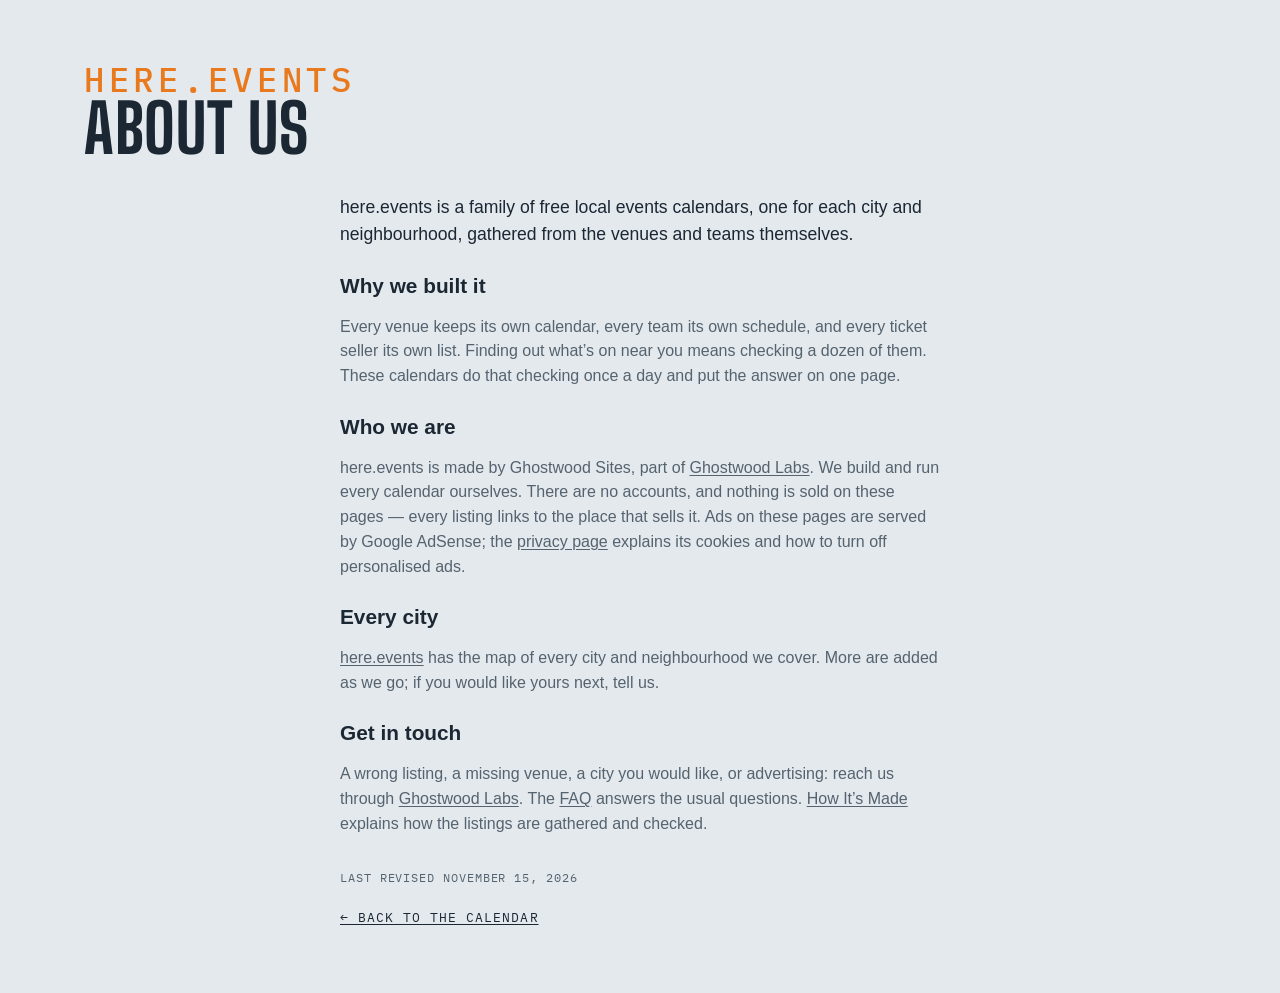
<file: site/about.html>
<!DOCTYPE html>
<html lang="en">
<head>
<meta charset="utf-8">
<meta name="viewport" content="width=device-width, initial-scale=1, viewport-fit=cover">
<meta name="theme-color" media="(prefers-color-scheme: light)" content="#edf1f4">
<meta name="theme-color" media="(prefers-color-scheme: dark)" content="#141a20">
<script>
  try {
    var t = localStorage.getItem('lqa-theme');
    var PHONE = '(max-width: 640px), (pointer: coarse) and (max-height: 500px)';
    if ((t === 'light' || t === 'dark') && !matchMedia(PHONE).matches) document.documentElement.dataset.theme = t;
  } catch (e) { /* no storage — system it is */ }
</script>
<title>About Us — here.events</title>
<meta name="description" content="About here.events: free local events calendars for each city and neighbourhood, gathered from the venues and teams themselves.">
<link rel="canonical" href="https://seattle.here.events/about.html">
<link rel="icon" href="favicon.svg" type="image/svg+xml">
<link rel="preconnect" href="https://fonts.googleapis.com">
<link rel="preconnect" href="https://fonts.gstatic.com" crossorigin>
<link href="https://fonts.googleapis.com/css2?family=Big+Shoulders:opsz,wght@10..72,500;10..72,700&family=IBM+Plex+Mono:wght@400;500&display=swap" rel="stylesheet">
<link rel="stylesheet" href="styles.css?v=__V__">
<script src="city.js?v=__V__"></script>
</head>
<body>

<!-- the Ghostwood Labs mark, drawn once; the masthead and the footer <use> it -->
<svg width="0" height="0" style="position:absolute" aria-hidden="true">
  <symbol id="gw-mark" viewBox="0 0 576 576">
    <g fill="none" stroke="currentColor" stroke-width="24" stroke-linecap="round" stroke-linejoin="round">
      <path d="M300.19 51.03A26 26 0 0 1 275.81 51.03L235.63 29.71A26 26 0 0 0 210.57 30.08L103.63 91.02A26 26 0 0 0 90.5 113.61L90.5 161.4A26 26 0 0 1 77.38 183.98L39.62 205.52A26 26 0 0 0 26.5 228.1L26.5 347.9A26 26 0 0 0 39.62 370.48L77.38 392.02A26 26 0 0 1 90.5 414.6L90.5 462.39A26 26 0 0 0 103.63 484.98L210.57 545.92A26 26 0 0 0 235.63 546.29L275.81 524.97A26 26 0 0 1 300.19 524.97L340.37 546.29A26 26 0 0 0 365.43 545.92L472.37 484.98A26 26 0 0 0 485.5 462.39L485.5 414.6A26 26 0 0 1 498.62 392.02L536.38 370.48A26 26 0 0 0 549.5 347.9L549.5 228.1A26 26 0 0 0 536.38 205.52L498.62 183.98A26 26 0 0 1 485.5 161.4L485.5 113.61A26 26 0 0 0 472.37 91.02L365.43 30.08A26 26 0 0 0 340.37 29.71L300.19 51.03Z"/>
      <path d="M288 57.5L288 177.5"/>
      <path d="M288 518.5L288 403.5"/>
      <path d="M90.5 176.5L144.63 204.58A26 26 0 0 0 169.19 204.26L209.58 181.92A26 26 0 0 0 223 159.17L223 101.5L158.5 137.5"/>
      <path d="M485.5 176.5L431.37 204.58A26 26 0 0 1 406.81 204.26L366.42 181.92A26 26 0 0 1 353 159.17L353 101.5L417.5 137.5"/>
      <path d="M157 211L157 287.5"/>
      <path d="M419 211L419 287.5"/>
      <path d="M90.5 399.5L144.63 371.42A26 26 0 0 1 169.19 371.74L209.58 394.08A26 26 0 0 1 223 416.83L223 474.5L158.5 438.5"/>
      <path d="M485.5 399.5L431.37 371.42A26 26 0 0 0 406.81 371.74L366.42 394.08A26 26 0 0 0 353 416.83L353 474.5L417.5 438.5"/>
      <path d="M26.5 288L92 325.5L92 250.5"/>
      <path d="M549.5 288L484 325.5L484 250.5"/>
    </g>
  </symbol>
</svg>

<!-- About us (Steve, 2026-10-29: "Create an about us section just to the left of FAQ, make it work
     the same"): one shared page for every city, word for word, like the FAQ. Styled by .ad-page. -->
<header class="masthead">
  <div class="masthead-text">
    <p class="eyebrow">here.events</p>
    <h1>About Us</h1>
  </div>
</header>
<main class="ad-page about-page">
  <p class="ad-lead">here.events is a family of free local events calendars, one for each city and neighbourhood, gathered from the venues and teams themselves.</p>

  <h2>Why we built it</h2>
  <p>Every venue keeps its own calendar, every team its own schedule, and every ticket seller its own list. Finding out what’s on near you means checking a dozen of them. These calendars do that checking once a day and put the answer on one page.</p>

  <h2>Who we are</h2>
  <p>here.events is made by Ghostwood Sites, part of <a href="https://ghostwoodlabs.com/" rel="noopener">Ghostwood Labs</a>. We build and run every calendar ourselves. There are no accounts, and nothing is sold on these pages — every listing links to the place that sells it. Ads on these pages are served by Google AdSense; the <a href="https://here.events/privacy/">privacy page</a> explains its cookies and how to turn off personalised ads.</p>

  <h2>Every city</h2>
  <p><a href="https://here.events/">here.events</a> has the map of every city and neighbourhood we cover. More are added as we go; if you would like yours next, tell us.</p>

  <h2>Get in touch</h2>
  <p>A wrong listing, a missing venue, a city you would like, or advertising: reach us through <a href="https://ghostwoodlabs.com/" rel="noopener">Ghostwood Labs</a>. The <a href="faq.html">FAQ</a> answers the usual questions. <a href="how.html">How It’s Made</a> explains how the listings are gathered and checked.</p>

  <p class="ad-revised">Last revised <time datetime="2026-11-15">November 15, 2026</time></p>
  <a class="ad-back" href="./">← Back to the calendar</a>
</main>
</body>
</html>
</file>
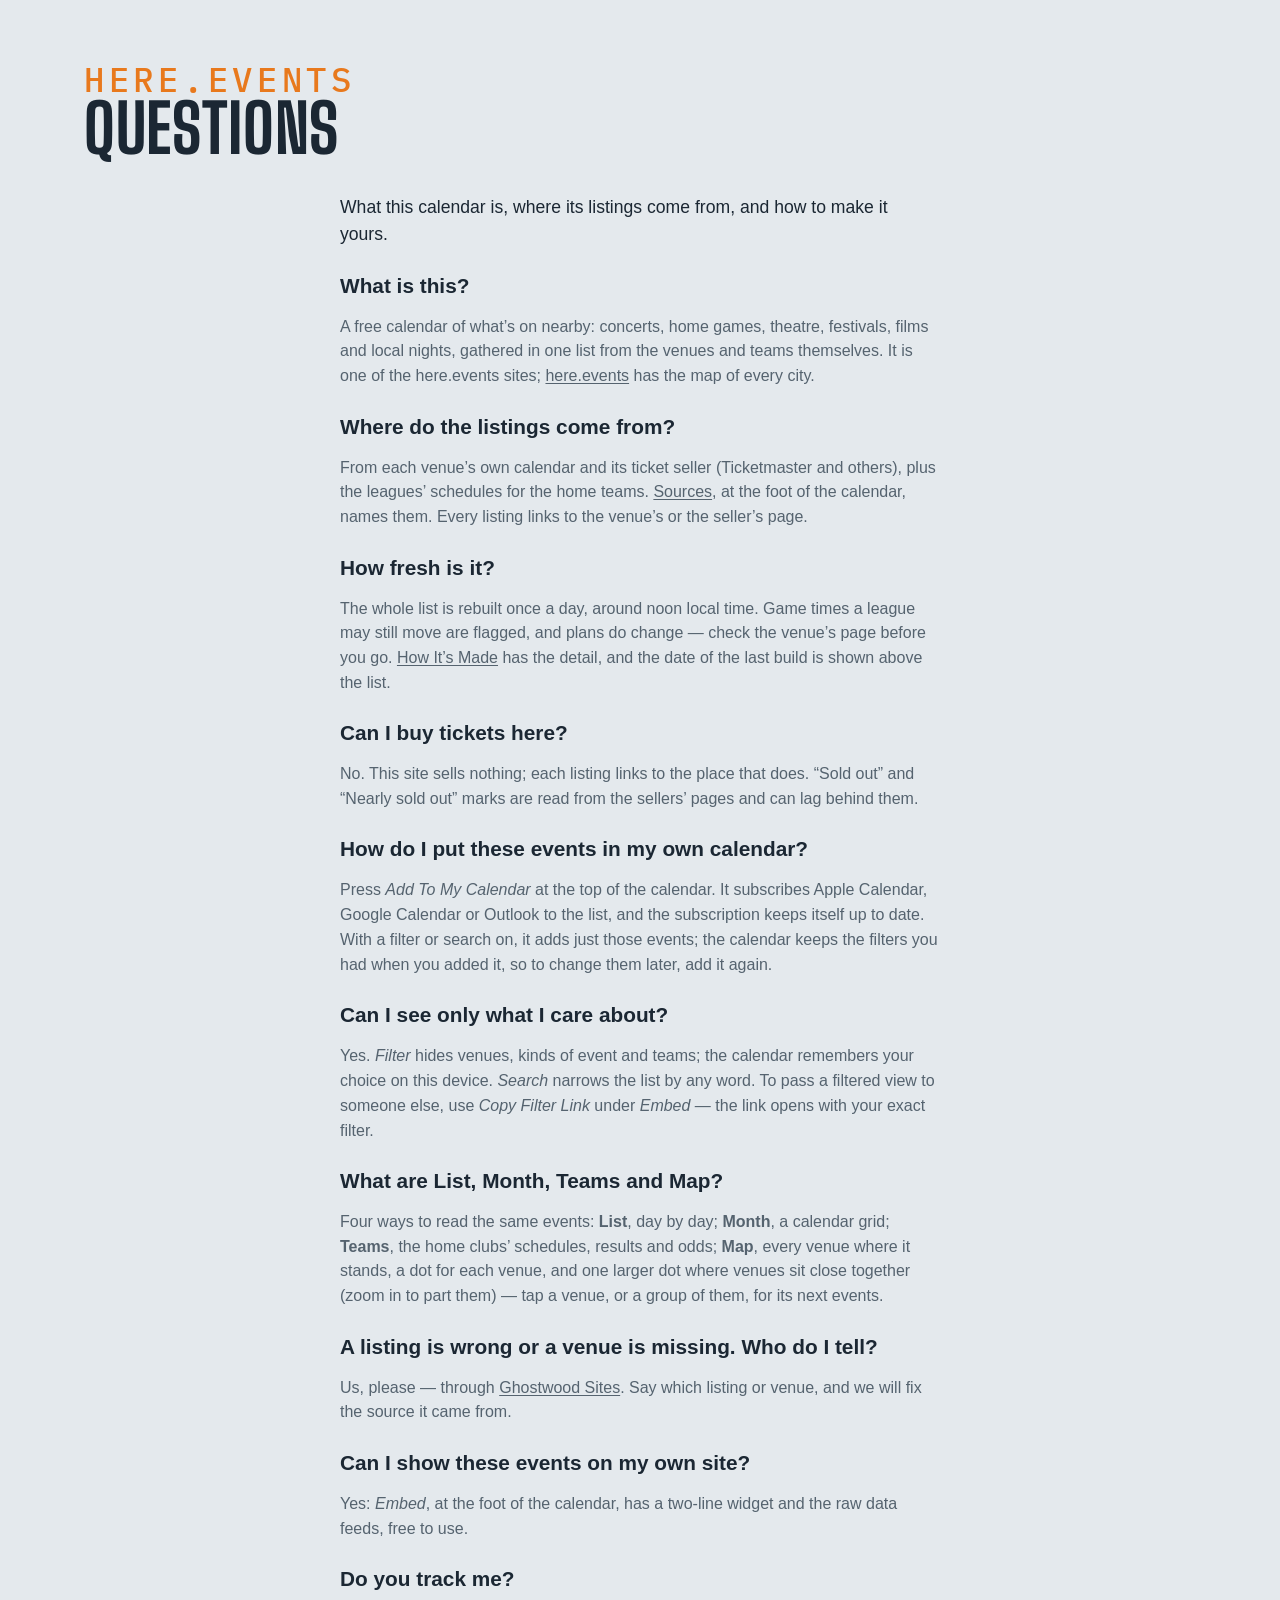
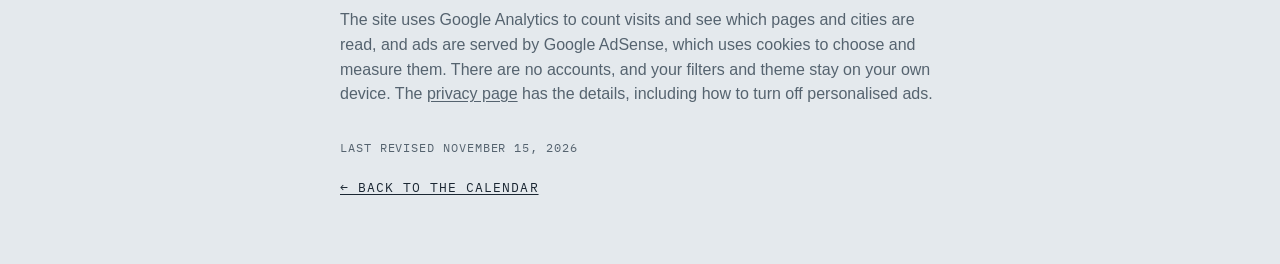
<file: site/faq.html>
<!DOCTYPE html>
<html lang="en">
<head>
<meta charset="utf-8">
<meta name="viewport" content="width=device-width, initial-scale=1, viewport-fit=cover">
<meta name="theme-color" media="(prefers-color-scheme: light)" content="#edf1f4">
<meta name="theme-color" media="(prefers-color-scheme: dark)" content="#141a20">
<script>
  try {
    var t = localStorage.getItem('lqa-theme');
    var PHONE = '(max-width: 640px), (pointer: coarse) and (max-height: 500px)';
    if ((t === 'light' || t === 'dark') && !matchMedia(PHONE).matches) document.documentElement.dataset.theme = t;
  } catch (e) { /* no storage — system it is */ }
</script>
<title>Questions — here.events</title>
<meta name="description" content="Questions about this events calendar: where the listings come from, how fresh they are, and how to put them in your own calendar.">
<link rel="canonical" href="https://seattle.here.events/faq.html">
<link rel="icon" href="favicon.svg" type="image/svg+xml">
<link rel="preconnect" href="https://fonts.googleapis.com">
<link rel="preconnect" href="https://fonts.gstatic.com" crossorigin>
<link href="https://fonts.googleapis.com/css2?family=Big+Shoulders:opsz,wght@10..72,500;10..72,700&family=IBM+Plex+Mono:wght@400;500&display=swap" rel="stylesheet">
<link rel="stylesheet" href="styles.css?v=__V__">
<script src="city.js?v=__V__"></script>
</head>
<body>

<!-- the Ghostwood Labs mark, drawn once; the masthead and the footer <use> it -->
<svg width="0" height="0" style="position:absolute" aria-hidden="true">
  <symbol id="gw-mark" viewBox="0 0 576 576">
    <g fill="none" stroke="currentColor" stroke-width="24" stroke-linecap="round" stroke-linejoin="round">
      <path d="M300.19 51.03A26 26 0 0 1 275.81 51.03L235.63 29.71A26 26 0 0 0 210.57 30.08L103.63 91.02A26 26 0 0 0 90.5 113.61L90.5 161.4A26 26 0 0 1 77.38 183.98L39.62 205.52A26 26 0 0 0 26.5 228.1L26.5 347.9A26 26 0 0 0 39.62 370.48L77.38 392.02A26 26 0 0 1 90.5 414.6L90.5 462.39A26 26 0 0 0 103.63 484.98L210.57 545.92A26 26 0 0 0 235.63 546.29L275.81 524.97A26 26 0 0 1 300.19 524.97L340.37 546.29A26 26 0 0 0 365.43 545.92L472.37 484.98A26 26 0 0 0 485.5 462.39L485.5 414.6A26 26 0 0 1 498.62 392.02L536.38 370.48A26 26 0 0 0 549.5 347.9L549.5 228.1A26 26 0 0 0 536.38 205.52L498.62 183.98A26 26 0 0 1 485.5 161.4L485.5 113.61A26 26 0 0 0 472.37 91.02L365.43 30.08A26 26 0 0 0 340.37 29.71L300.19 51.03Z"/>
      <path d="M288 57.5L288 177.5"/>
      <path d="M288 518.5L288 403.5"/>
      <path d="M90.5 176.5L144.63 204.58A26 26 0 0 0 169.19 204.26L209.58 181.92A26 26 0 0 0 223 159.17L223 101.5L158.5 137.5"/>
      <path d="M485.5 176.5L431.37 204.58A26 26 0 0 1 406.81 204.26L366.42 181.92A26 26 0 0 1 353 159.17L353 101.5L417.5 137.5"/>
      <path d="M157 211L157 287.5"/>
      <path d="M419 211L419 287.5"/>
      <path d="M90.5 399.5L144.63 371.42A26 26 0 0 1 169.19 371.74L209.58 394.08A26 26 0 0 1 223 416.83L223 474.5L158.5 438.5"/>
      <path d="M485.5 399.5L431.37 371.42A26 26 0 0 0 406.81 371.74L366.42 394.08A26 26 0 0 0 353 416.83L353 474.5L417.5 438.5"/>
      <path d="M26.5 288L92 325.5L92 250.5"/>
      <path d="M549.5 288L484 325.5L484 250.5"/>
    </g>
  </symbol>
</svg>

<!-- The FAQ (Steve, 2026-10-28, queued "creating a FAQ page"): one shared page for
     every city, word for word, "here.events" over the heading on every site (Steve,
     2026-10-29: "FAQ doesn't need the city/neighboorhood"). Styled by .ad-page in styles.css, like Advertise. -->
<header class="masthead">
  <div class="masthead-text">
    <p class="eyebrow">here.events</p>
    <h1>Questions</h1>
  </div>
</header>
<main class="ad-page faq-page">
  <p class="ad-lead">What this calendar is, where its listings come from, and how to make it yours.</p>

  <h2>What is this?</h2>
  <p>A free calendar of what’s on nearby: concerts, home games, theatre, festivals, films and local nights, gathered in one list from the venues and teams themselves. It is one of the here.events sites; <a href="https://here.events/">here.events</a> has the map of every city.</p>

  <h2>Where do the listings come from?</h2>
  <p>From each venue’s own calendar and its ticket seller (Ticketmaster and others), plus the leagues’ schedules for the home teams. <a href="sources.html">Sources</a>, at the foot of the calendar, names them. Every listing links to the venue’s or the seller’s page.</p>

  <h2>How fresh is it?</h2>
  <p>The whole list is rebuilt once a day, around noon local time. Game times a league may still move are flagged, and plans do change — check the venue’s page before you go. <a href="how.html">How It’s Made</a> has the detail, and the date of the last build is shown above the list.</p>

  <h2>Can I buy tickets here?</h2>
  <p>No. This site sells nothing; each listing links to the place that does. “Sold out” and “Nearly sold out” marks are read from the sellers’ pages and can lag behind them.</p>

  <h2>How do I put these events in my own calendar?</h2>
  <p>Press <em>Add To My Calendar</em> at the top of the calendar. It subscribes Apple Calendar, Google Calendar or Outlook to the list, and the subscription keeps itself up to date. With a filter or search on, it adds just those events; the calendar keeps the filters you had when you added it, so to change them later, add it again.</p>

  <h2>Can I see only what I care about?</h2>
  <p>Yes. <em>Filter</em> hides venues, kinds of event and teams; the calendar remembers your choice on this device. <em>Search</em> narrows the list by any word. To pass a filtered view to someone else, use <em>Copy Filter Link</em> under <em>Embed</em> — the link opens with your exact filter.</p>

  <h2>What are List, Month, Teams and Map?</h2>
  <p>Four ways to read the same events: <strong>List</strong>, day by day; <strong>Month</strong>, a calendar grid; <strong>Teams</strong>, the home clubs’ schedules, results and odds; <strong>Map</strong>, every venue where it stands, a dot for each venue, and one larger dot where venues sit close together (zoom in to part them) — tap a venue, or a group of them, for its next events.</p>

  <h2>A listing is wrong or a venue is missing. Who do I tell?</h2>
  <p>Us, please — through <a href="https://ghostwoodlabs.com/" rel="noopener">Ghostwood Sites</a>. Say which listing or venue, and we will fix the source it came from.</p>

  <h2>Can I show these events on my own site?</h2>
  <p>Yes: <em>Embed</em>, at the foot of the calendar, has a two-line widget and the raw data feeds, free to use.</p>

  <h2>Do you track me?</h2>
  <p>The site uses Google Analytics to count visits and see which pages and cities are read, and ads are served by Google AdSense, which uses cookies to choose and measure them. There are no accounts, and your filters and theme stay on your own device. The <a href="https://here.events/privacy/">privacy page</a> has the details, including how to turn off personalised ads.</p>

  <p class="ad-revised">Last revised <time datetime="2026-11-15">November 15, 2026</time></p>
  <a class="ad-back" href="./">← Back to the calendar</a>
</main>
</body>
</html>
</file>
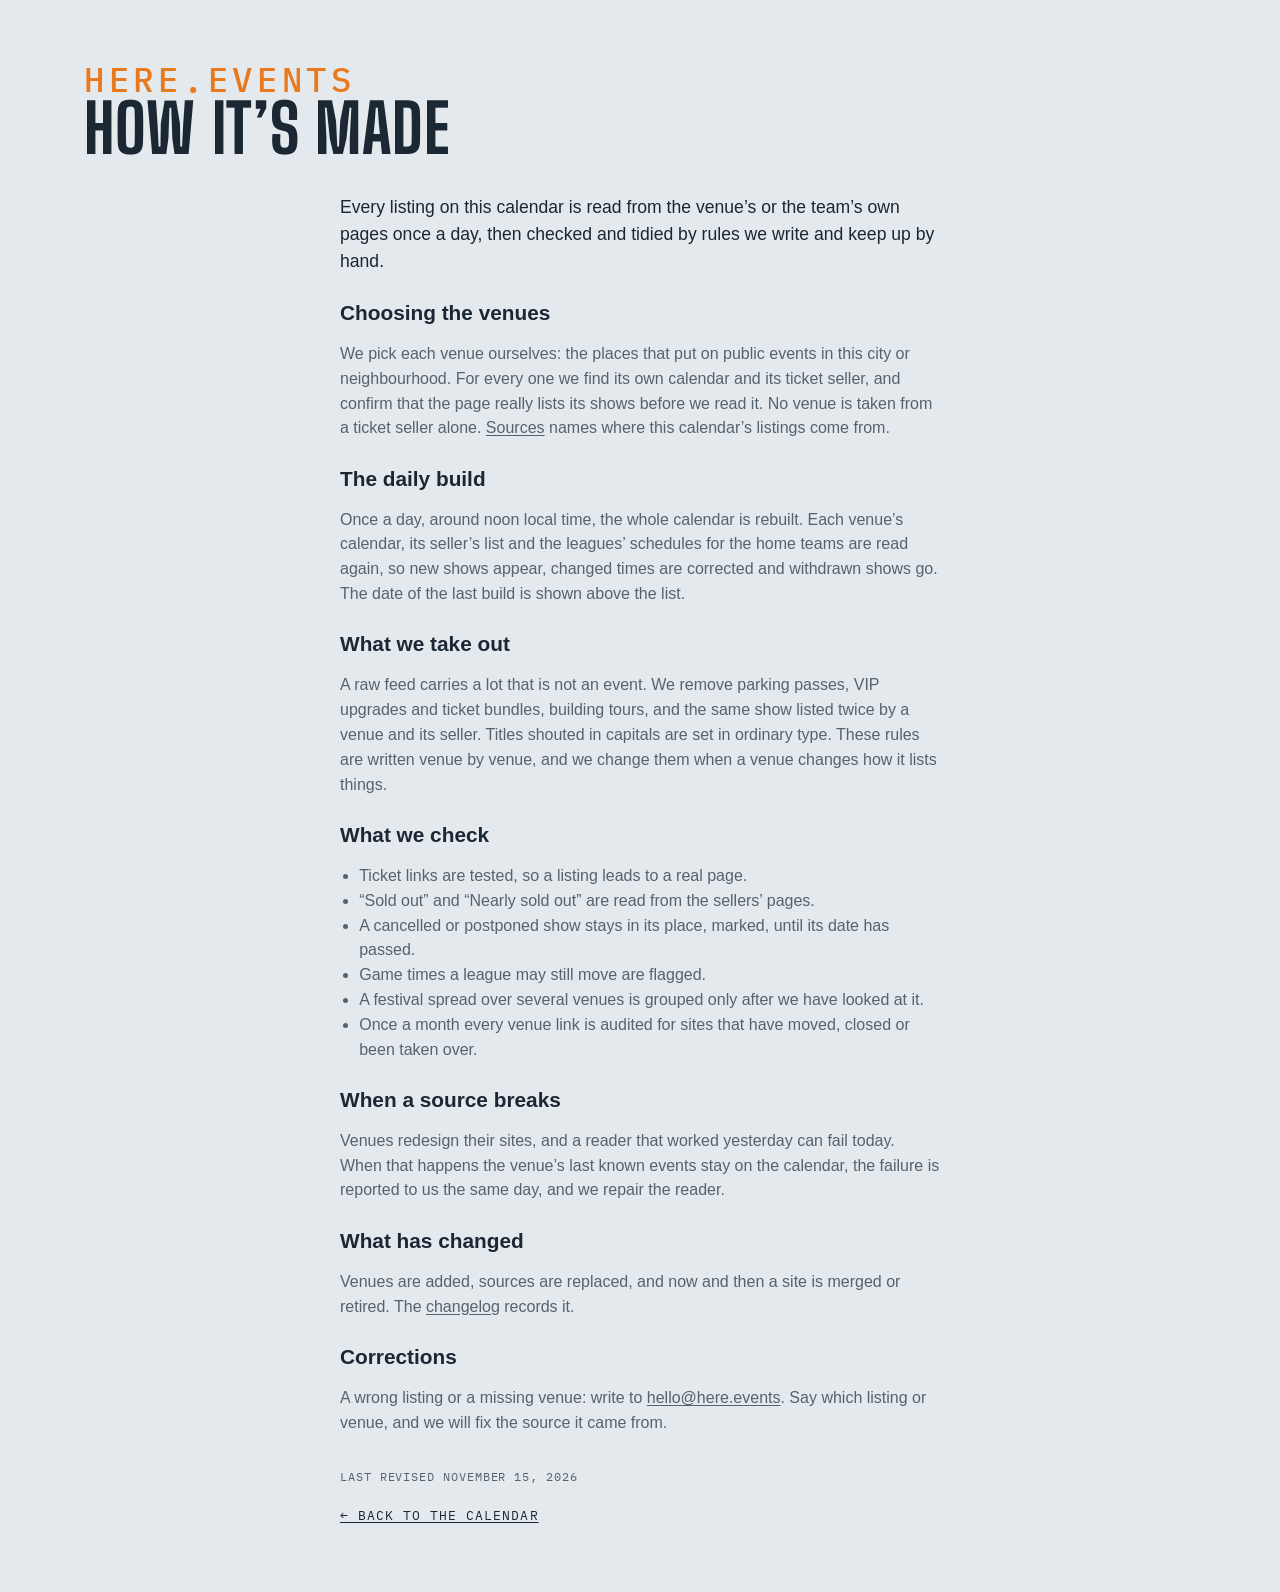
<file: site/how.html>
<!DOCTYPE html>
<html lang="en">
<head>
<meta charset="utf-8">
<meta name="viewport" content="width=device-width, initial-scale=1, viewport-fit=cover">
<meta name="theme-color" media="(prefers-color-scheme: light)" content="#edf1f4">
<meta name="theme-color" media="(prefers-color-scheme: dark)" content="#141a20">
<script>
  try {
    var t = localStorage.getItem('lqa-theme');
    var PHONE = '(max-width: 640px), (pointer: coarse) and (max-height: 500px)';
    if ((t === 'light' || t === 'dark') && !matchMedia(PHONE).matches) document.documentElement.dataset.theme = t;
  } catch (e) {}
</script>
<title>How This Calendar Is Made — here.events</title>
<meta name="description" content="How the here.events calendars are made: which venues are chosen, what is read each day, what is taken out by hand, and what is checked before a listing is published.">
<link rel="canonical" href="https://seattle.here.events/how.html">
<link rel="icon" href="favicon.svg" type="image/svg+xml">
<link rel="preconnect" href="https://fonts.googleapis.com">
<link rel="preconnect" href="https://fonts.gstatic.com" crossorigin>
<link href="https://fonts.googleapis.com/css2?family=Big+Shoulders:opsz,wght@10..72,500;10..72,700&family=IBM+Plex+Mono:wght@400;500&display=swap" rel="stylesheet">
<link rel="stylesheet" href="styles.css?v=__V__">
<script src="city.js?v=__V__"></script>
</head>
<body>

<svg width="0" height="0" style="position:absolute" aria-hidden="true">
  <symbol id="gw-mark" viewBox="0 0 576 576">
    <g fill="none" stroke="currentColor" stroke-width="24" stroke-linecap="round" stroke-linejoin="round">
      <path d="M300.19 51.03A26 26 0 0 1 275.81 51.03L235.63 29.71A26 26 0 0 0 210.57 30.08L103.63 91.02A26 26 0 0 0 90.5 113.61L90.5 161.4A26 26 0 0 1 77.38 183.98L39.62 205.52A26 26 0 0 0 26.5 228.1L26.5 347.9A26 26 0 0 0 39.62 370.48L77.38 392.02A26 26 0 0 1 90.5 414.6L90.5 462.39A26 26 0 0 0 103.63 484.98L210.57 545.92A26 26 0 0 0 235.63 546.29L275.81 524.97A26 26 0 0 1 300.19 524.97L340.37 546.29A26 26 0 0 0 365.43 545.92L472.37 484.98A26 26 0 0 0 485.5 462.39L485.5 414.6A26 26 0 0 1 498.62 392.02L536.38 370.48A26 26 0 0 0 549.5 347.9L549.5 228.1A26 26 0 0 0 536.38 205.52L498.62 183.98A26 26 0 0 1 485.5 161.4L485.5 113.61A26 26 0 0 0 472.37 91.02L365.43 30.08A26 26 0 0 0 340.37 29.71L300.19 51.03Z"/>
      <path d="M288 57.5L288 177.5"/>
      <path d="M288 518.5L288 403.5"/>
      <path d="M90.5 176.5L144.63 204.58A26 26 0 0 0 169.19 204.26L209.58 181.92A26 26 0 0 0 223 159.17L223 101.5L158.5 137.5"/>
      <path d="M485.5 176.5L431.37 204.58A26 26 0 0 1 406.81 204.26L366.42 181.92A26 26 0 0 1 353 159.17L353 101.5L417.5 137.5"/>
      <path d="M157 211L157 287.5"/>
      <path d="M419 211L419 287.5"/>
      <path d="M90.5 399.5L144.63 371.42A26 26 0 0 1 169.19 371.74L209.58 394.08A26 26 0 0 1 223 416.83L223 474.5L158.5 438.5"/>
      <path d="M485.5 399.5L431.37 371.42A26 26 0 0 0 406.81 371.74L366.42 394.08A26 26 0 0 0 353 416.83L353 474.5L417.5 438.5"/>
      <path d="M26.5 288L92 325.5L92 250.5"/>
      <path d="M549.5 288L484 325.5L484 250.5"/>
    </g>
  </symbol>
</svg>

<header class="masthead">
  <div class="masthead-text">
    <p class="eyebrow">here.events</p>
    <h1>How It’s Made</h1>
  </div>
</header>
<main class="ad-page how-page">
  <p class="ad-lead">Every listing on this calendar is read from the venue’s or the team’s own pages once a day, then checked and tidied by rules we write and keep up by hand.</p>

  <h2>Choosing the venues</h2>
  <p>We pick each venue ourselves: the places that put on public events in this city or neighbourhood. For every one we find its own calendar and its ticket seller, and confirm that the page really lists its shows before we read it. No venue is taken from a ticket seller alone. <a href="sources.html">Sources</a> names where this calendar’s listings come from.</p>

  <h2>The daily build</h2>
  <p>Once a day, around noon local time, the whole calendar is rebuilt. Each venue’s calendar, its seller’s list and the leagues’ schedules for the home teams are read again, so new shows appear, changed times are corrected and withdrawn shows go. The date of the last build is shown above the list.</p>

  <h2>What we take out</h2>
  <p>A raw feed carries a lot that is not an event. We remove parking passes, VIP upgrades and ticket bundles, building tours, and the same show listed twice by a venue and its seller. Titles shouted in capitals are set in ordinary type. These rules are written venue by venue, and we change them when a venue changes how it lists things.</p>

  <h2>What we check</h2>
  <ul>
    <li>Ticket links are tested, so a listing leads to a real page.</li>
    <li>“Sold out” and “Nearly sold out” are read from the sellers’ pages.</li>
    <li>A cancelled or postponed show stays in its place, marked, until its date has passed.</li>
    <li>Game times a league may still move are flagged.</li>
    <li>A festival spread over several venues is grouped only after we have looked at it.</li>
    <li>Once a month every venue link is audited for sites that have moved, closed or been taken over.</li>
  </ul>

  <h2>When a source breaks</h2>
  <p>Venues redesign their sites, and a reader that worked yesterday can fail today. When that happens the venue’s last known events stay on the calendar, the failure is reported to us the same day, and we repair the reader.</p>

  <h2>What has changed</h2>
  <p>Venues are added, sources are replaced, and now and then a site is merged or retired. The <a href="https://here.events/changelog/">changelog</a> records it.</p>

  <h2>Corrections</h2>
  <p>A wrong listing or a missing venue: write to <a href="mailto:hello@here.events">hello@here.events</a>. Say which listing or venue, and we will fix the source it came from.</p>

  <p class="ad-revised">Last revised <time datetime="2026-11-15">November 15, 2026</time></p>
  <a class="ad-back" href="./">← Back to the calendar</a>
</main>
</body>
</html>
</file>
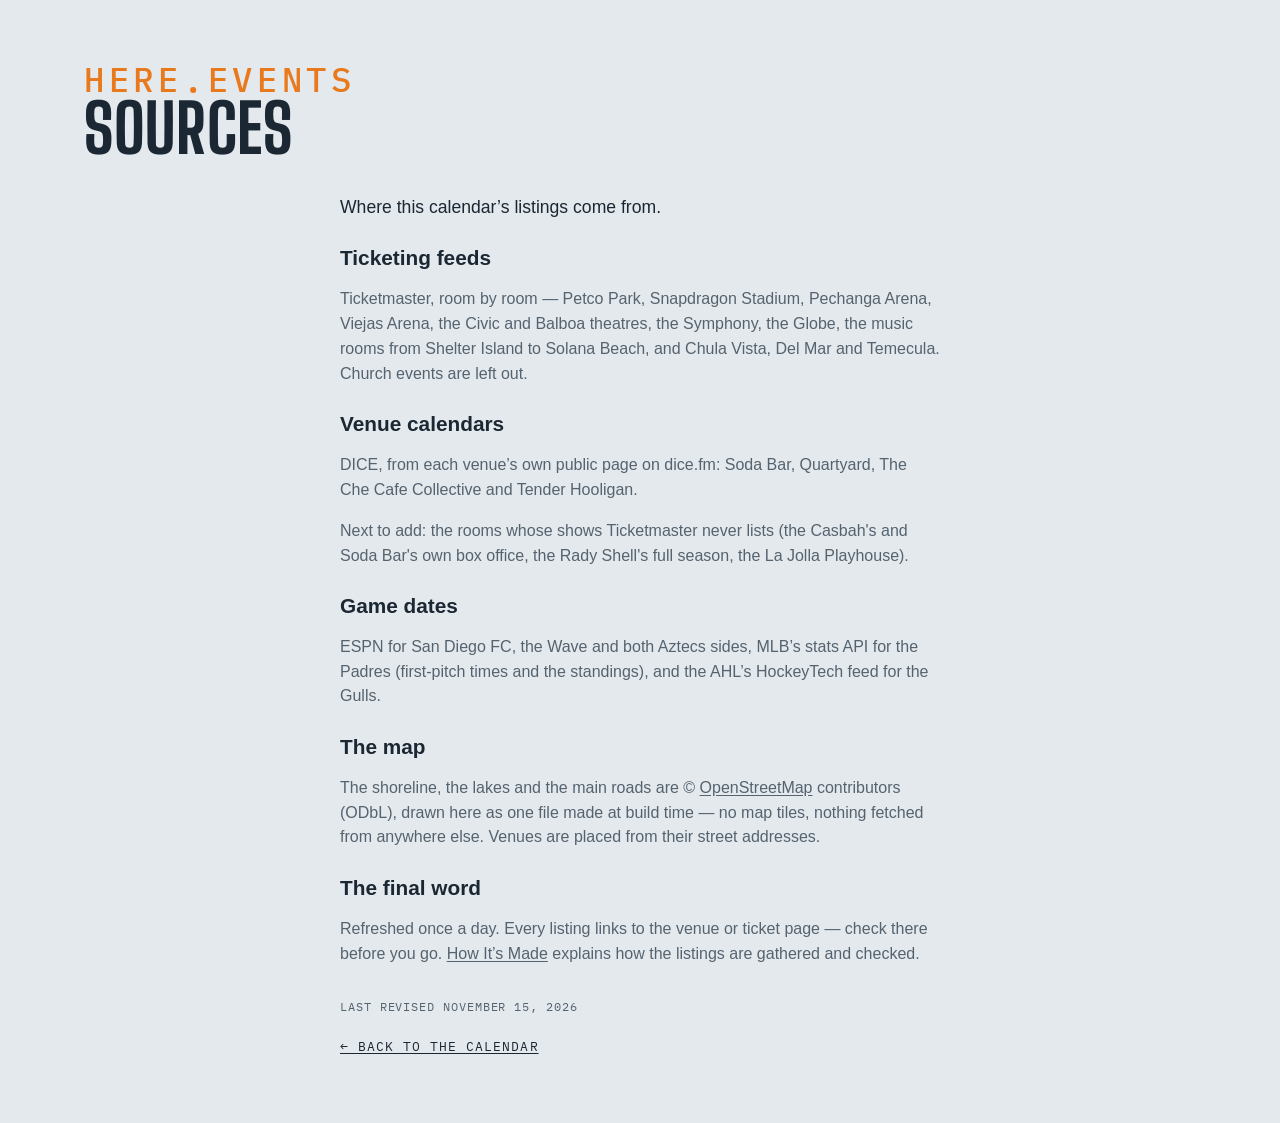
<file: site/sources.html>
<!DOCTYPE html>
<html lang="en">
<head>
<meta charset="utf-8">
<meta name="viewport" content="width=device-width, initial-scale=1, viewport-fit=cover">
<meta name="theme-color" media="(prefers-color-scheme: light)" content="#edf1f4">
<meta name="theme-color" media="(prefers-color-scheme: dark)" content="#141a20">
<script>
  try {
    var t = localStorage.getItem('lqa-theme');
    var PHONE = '(max-width: 640px), (pointer: coarse) and (max-height: 500px)';
    if ((t === 'light' || t === 'dark') && !matchMedia(PHONE).matches) document.documentElement.dataset.theme = t;
  } catch (e) { /* no storage — system it is */ }
</script>
<title>Sources — here.events</title>
<meta name="description" content="Where this events calendar’s listings come from: the ticket sellers, the venues’ own calendars and the leagues’ schedules.">
<link rel="icon" href="favicon.svg" type="image/svg+xml">
<link rel="preconnect" href="https://fonts.googleapis.com">
<link rel="preconnect" href="https://fonts.gstatic.com" crossorigin>
<link href="https://fonts.googleapis.com/css2?family=Big+Shoulders:opsz,wght@10..72,500;10..72,700&family=IBM+Plex+Mono:wght@400;500&display=swap" rel="stylesheet">
<link rel="stylesheet" href="styles.css?v=__V__">
<script src="city.js?v=__V__"></script>
</head>
<body>

<!-- the Ghostwood Labs mark, drawn once; the masthead and the footer <use> it -->
<svg width="0" height="0" style="position:absolute" aria-hidden="true">
  <symbol id="gw-mark" viewBox="0 0 576 576">
    <g fill="none" stroke="currentColor" stroke-width="24" stroke-linecap="round" stroke-linejoin="round">
      <path d="M300.19 51.03A26 26 0 0 1 275.81 51.03L235.63 29.71A26 26 0 0 0 210.57 30.08L103.63 91.02A26 26 0 0 0 90.5 113.61L90.5 161.4A26 26 0 0 1 77.38 183.98L39.62 205.52A26 26 0 0 0 26.5 228.1L26.5 347.9A26 26 0 0 0 39.62 370.48L77.38 392.02A26 26 0 0 1 90.5 414.6L90.5 462.39A26 26 0 0 0 103.63 484.98L210.57 545.92A26 26 0 0 0 235.63 546.29L275.81 524.97A26 26 0 0 1 300.19 524.97L340.37 546.29A26 26 0 0 0 365.43 545.92L472.37 484.98A26 26 0 0 0 485.5 462.39L485.5 414.6A26 26 0 0 1 498.62 392.02L536.38 370.48A26 26 0 0 0 549.5 347.9L549.5 228.1A26 26 0 0 0 536.38 205.52L498.62 183.98A26 26 0 0 1 485.5 161.4L485.5 113.61A26 26 0 0 0 472.37 91.02L365.43 30.08A26 26 0 0 0 340.37 29.71L300.19 51.03Z"/>
      <path d="M288 57.5L288 177.5"/>
      <path d="M288 518.5L288 403.5"/>
      <path d="M90.5 176.5L144.63 204.58A26 26 0 0 0 169.19 204.26L209.58 181.92A26 26 0 0 0 223 159.17L223 101.5L158.5 137.5"/>
      <path d="M485.5 176.5L431.37 204.58A26 26 0 0 1 406.81 204.26L366.42 181.92A26 26 0 0 1 353 159.17L353 101.5L417.5 137.5"/>
      <path d="M157 211L157 287.5"/>
      <path d="M419 211L419 287.5"/>
      <path d="M90.5 399.5L144.63 371.42A26 26 0 0 1 169.19 371.74L209.58 394.08A26 26 0 0 1 223 416.83L223 474.5L158.5 438.5"/>
      <path d="M485.5 399.5L431.37 371.42A26 26 0 0 0 406.81 371.74L366.42 394.08A26 26 0 0 0 353 416.83L353 474.5L417.5 438.5"/>
      <path d="M26.5 288L92 325.5L92 250.5"/>
      <path d="M549.5 288L484 325.5L484 250.5"/>
    </g>
  </symbol>
</svg>

<!-- The sources (Steve, 2026-10-29: "make it work like FAQ"): moved here from the footer's
     floating panel. "here.events" over the heading like the FAQ, but the text below is this
     city's own — each city keeps its own sources.html. Styled by .ad-page in styles.css. -->
<header class="masthead">
  <div class="masthead-text">
    <p class="eyebrow">here.events</p>
    <h1>Sources</h1>
  </div>
</header>
<main class="ad-page sources-page">
  <p class="ad-lead">Where this calendar’s listings come from.</p>

  <h2>Ticketing feeds</h2>
  <p>Ticketmaster, room by room — Petco Park, Snapdragon Stadium, Pechanga Arena, Viejas Arena, the Civic and Balboa theatres, the Symphony, the Globe, the music rooms from Shelter Island to Solana Beach, and Chula Vista, Del Mar and Temecula. Church events are left out.</p>

  <h2>Venue calendars</h2>
  <p>DICE, from each venue’s own public page on dice.fm: Soda Bar, Quartyard, The Che Cafe Collective and Tender Hooligan.</p>
  <p>Next to add: the rooms whose shows Ticketmaster never lists (the Casbah's and Soda Bar's own box office, the Rady Shell's full season, the La Jolla Playhouse).</p>

  <h2>Game dates</h2>
  <p>ESPN for San Diego FC, the Wave and both Aztecs sides, MLB’s stats API for the Padres (first-pitch times and the standings), and the AHL’s HockeyTech feed for the Gulls.</p>

  <h2>The map</h2>
  <p>The shoreline, the lakes and the main roads are © <a href="https://www.openstreetmap.org/copyright" target="_blank" rel="noopener">OpenStreetMap</a> contributors (ODbL), drawn here as one file made at build time — no map tiles, nothing fetched from anywhere else. Venues are placed from their street addresses.</p>

  <h2>The final word</h2>
  <p>Refreshed once a day. Every listing links to the venue or ticket page — check there before you go. <a href="how.html">How It’s Made</a> explains how the listings are gathered and checked.</p>

  <p class="ad-revised">Last revised <time datetime="2026-11-15">November 15, 2026</time></p>
  <a class="ad-back" href="./">← Back to the calendar</a>
</main>
</body>
</html>
</file>
<file: site/styles.css>
/* Lower Queen Anne Events — overcast-sky palette, marquee display type. */

:root {
  --sky: #e4e9ed;        /* overcast paper (a step down from #edf1f4, Steve 2026-10-12: "a little less glaring") */
  --mist: #f7f9fb;       /* card surface (was pure white) */
  --ink: #1b2733;        /* Puget ink */
  --ink-soft: #55636f;
  --ink-bright: #1b2733; /* the logo: pure white in the dark palette, ink here */
  --line: #c3ccd4;
  --gold: #e8791d;       /* Space Needle "Galaxy Gold" */
  --gold-soft: #fbe9d8;
  /* Color coding is muted (a step back from the pure primaries) and each
     group keeps to its own family so a dot or stripe reads as what it is:
     venues are cool (blue → violet → teal), event types are warm (yellow →
     orange → red → pink). */
  /* venue hues (chips, grid ticks, agenda tags): a sweep from teal through
     blue and violet to magenta, neighbors alternating light and dark */
  /* all three families sit a step back from the pure primaries: the same
     hues, less glare, so the stripes and ticks read after the titles */
  --v-petco: #9e2e2e; --v-snapdragon: #2e9e4f; --v-pechanga: #6f2e9e; --v-viejas: #9e902e; --v-civic: #2e8b9e; --v-balboa: #9e2e6b; /* the rooms, one hue each (city.js cssVar), spread round the wheel */
  --v-jacobs: #4a9e2e; --v-shell: #332e9e; --v-globe: #9e532e; --v-humphreys: #2e9e74; --v-backstage: #952e9e; --v-openair: #879e2e;
  --v-nicu: #2e669e; --v-hob: #9e2e45; --v-voodoo: #2e9e37; --v-observatory: #582e9e; --v-bellyup: #9e792e; --v-soma: #2e9e9a;
  --v-musicbox: #9e2e82; --v-casbah: #619e2e; --v-magnolia: #2e409e; --v-brick: #9e3c2e; --v-sound: #2e9e5d; --v-delmar: #7e2e9e;
  --v-pechangaresort: #9e9e2e;
  --v-sodabar: #9e2e57; --v-quartyard: #266482; --v-checafecollect: #ba7836; --v-tenderhooligan: #2e9e88; /* the DICE venues (2026-11-03) */
  --venue-text: 72%;     /* how much of the venue hue the card's venue label keeps (light mode) */
  --tint: 26%;           /* the venue wash behind a series card (light mode; 13% in the dark palette) */
  --row-a: #f3f6f8; --row-b: #d6dde3; /* the list's rows alternate light and dark grey; only a series keeps its venue's hue (Steve, 2026-10-20) */
  /* event-type hues (calendar ticks, agenda right edge): concerts salmon and
     arts crimson keep clear of the brand orange; movies slate = "quiet" */
  --t-concert: #d9664f;
  --t-sports: #d4b106;
  --t-arts: #b8303f;
  --t-movie: #7a8a99;
  --t-community: #d63f9c;
  --t-expo: #2a9d8f;      /* conventions & expos: turquoise, the one hue the types didn't use */
  --t-bar: #c28a12;       /* bar nights: amber, an ale between the sports yellow and concert salmon */
  --alert: #e02b26;       /* cancelled / postponed notes: plain bright red */
  --barh-base: 3.4rem;   /* the pinned filter bar's height (chips 2.25rem + padding) */
  --titleh: 1.7rem;      /* the bar's title line (1.2rem + .5rem gap), added while scrolled */
  --barh: var(--barh-base); /* what the sticky things below the bar offset by */
  --rule: color-mix(in srgb, var(--line), var(--ink-soft)); /* list dividers: a step brighter than --line */
  /* the scorebug (the live game block, .tf-bug): a light panel in this theme, the broadcast's charcoal in the dark one (Steve, 2026-10-12: the charcoal panel on the light card looked bad) */
  --bug-bg: #f9fafb; --bug-frame: #c9d2da; --bug-ink: #1b2733; --bug-soft: #55636f; --bug-dim: #7c8894; --bug-rowline: #d5dce3; --bug-off: #b3bcc5; --bug-muted: #6b7784; --bug-score-bg: #ffffff; --bug-shadow: rgba(15, 25, 35, .10); --bug-redzone: #c8261f;
  --bug-bw: 1px; --frame: var(--line); --frame-w: 1px; /* the game block's frame and the bug's rules: hairlines in the card's line colour here, the 2px broadcast frame in the dark theme (Steve, 2026-10-12: "soften … the borders in general") */
  --cell-mix: 22%; --cell-ink: var(--ink); --cell-bar: 4px; --cell-shadow: none; /* the bug's team cells: a wash of the club colour with a bar of it at the left and ink type, instead of the solid cell ("soften the colors here") */
  --tick-mix: var(--ink); --tick-pct: 65%; /* the refresh countdown ring: the club's colour mixed toward ink here, toward white on the dark ground (the mix itself is written in the .tf-refresh rule: a token holding var(--team-2) would resolve here on :root, where no club colour exists, and come out empty) */
  --dot: color-mix(in srgb, var(--ink-soft) 40%, transparent); /* the dotted underline under the watch strip's links */
  --display: "Big Shoulders", "Arial Narrow", sans-serif;
  --body: -apple-system, BlinkMacSystemFont, "Segoe UI", "Helvetica Neue", sans-serif;
  --mono: "IBM Plex Mono", ui-monospace, Menlo, monospace;
}
/* Dark palette. Applies when the system prefers dark and the visitor hasn't
   picked Light, or whenever they've picked Dark (the toggle sets
   data-theme on <html>; "system" leaves it unset). The two blocks must
   stay identical — CSS has no way to give one ruleset two unrelated
   conditions. */
@media (prefers-color-scheme: dark) {
  :root:not([data-theme="light"]) {
    color-scheme: dark;
    --sky: #141a20; --mist: #1d252e; --ink: #e8edf1; --ink-soft: #9aa7b2; --ink-bright: #ffffff;
    --line: #333f4a; --gold: #f08a33; --gold-soft: #3a2a1a;
    --v-petco: #ea8686; --v-snapdragon: #86eaa3; --v-pechanga: #c086ea; --v-viejas: #eadd86; --v-civic: #86d9ea; --v-balboa: #ea86bc; /* the rooms, one hue each (city.js cssVar), spread round the wheel */
    --v-jacobs: #9fea86; --v-shell: #8a86ea; --v-globe: #eaa786; --v-humphreys: #86eac4; --v-backstage: #e186ea; --v-openair: #d5ea86;
    --v-nicu: #86b7ea; --v-hob: #ea869a; --v-voodoo: #86ea8e; --v-observatory: #ab86ea; --v-bellyup: #eac886; --v-soma: #86eae6;
    --v-musicbox: #ea86d0; --v-casbah: #b3ea86; --v-magnolia: #8696ea; --v-brick: #ea9286; --v-sound: #86eab0; --v-delmar: #cd86ea;
    --v-pechangaresort: #e9ea86;
    --v-sodabar: #ea86aa; --v-quartyard: #a8d8f0; --v-checafecollect: #e3a363; --v-tenderhooligan: #86ead6; /* the DICE venues (2026-11-03) */
    --venue-text: 100%; --tint: 13%;
    --row-a: #1e252c; --row-b: #2c343c;
    --t-concert: #f0806a; --t-sports: #f2d21b; --t-arts: #d63a4f;
    --t-movie: #8b9db0; --t-community: #e660a8; --t-expo: #4fd1c5; --t-bar: #e3ad3c; --alert: #ff4b3e;
    --bug-bg: #2b2d30; --bug-frame: #c9cdd2; --bug-ink: #f4f4f4; --bug-soft: #d5d8dc; --bug-dim: #b9bec4; --bug-rowline: #5c6167; --bug-off: #6a6d72; --bug-muted: #4a4f56; --bug-score-bg: #fafafa; --bug-shadow: rgba(0, 0, 0, .35); --bug-redzone: #ff7b7b;
  --bug-bw: 2px; --frame: var(--ink-soft); --frame-w: 2px; --cell-mix: 100%; --cell-ink: #fff; --cell-bar: 0px; --cell-shadow: 0 1px 2px rgba(0, 0, 0, .5);
    --bug-bw: 2px; --frame: var(--ink-soft); --frame-w: 2px; --cell-mix: 100%; --cell-ink: #fff; --cell-bar: 0px; --cell-shadow: 0 1px 2px rgba(0, 0, 0, .5);
    --tick-mix: white; --tick-pct: 45%;
    --dot: color-mix(in srgb, var(--ink-soft) 60%, transparent);
  }
}
:root[data-theme="dark"] {
  color-scheme: dark;
  --sky: #141a20; --mist: #1d252e; --ink: #e8edf1; --ink-soft: #9aa7b2; --ink-bright: #ffffff;
  --line: #333f4a; --gold: #f08a33; --gold-soft: #3a2a1a;
  --v-petco: #ea8686; --v-snapdragon: #86eaa3; --v-pechanga: #c086ea; --v-viejas: #eadd86; --v-civic: #86d9ea; --v-balboa: #ea86bc; /* the rooms, one hue each (city.js cssVar), spread round the wheel */
  --v-jacobs: #9fea86; --v-shell: #8a86ea; --v-globe: #eaa786; --v-humphreys: #86eac4; --v-backstage: #e186ea; --v-openair: #d5ea86;
  --v-nicu: #86b7ea; --v-hob: #ea869a; --v-voodoo: #86ea8e; --v-observatory: #ab86ea; --v-bellyup: #eac886; --v-soma: #86eae6;
  --v-musicbox: #ea86d0; --v-casbah: #b3ea86; --v-magnolia: #8696ea; --v-brick: #ea9286; --v-sound: #86eab0; --v-delmar: #cd86ea;
  --v-pechangaresort: #e9ea86;
  --v-sodabar: #ea86aa; --v-quartyard: #a8d8f0; --v-checafecollect: #e3a363; --v-tenderhooligan: #86ead6; /* the DICE venues (2026-11-03) */
  --venue-text: 100%; --tint: 13%;
  --row-a: #1e252c; --row-b: #2c343c;
  --t-concert: #f0806a; --t-sports: #f2d21b; --t-arts: #d63a4f;
  --t-movie: #8b9db0; --t-community: #e660a8; --t-expo: #4fd1c5; --t-bar: #e3ad3c; --alert: #ff4b3e;
  --bug-bg: #2b2d30; --bug-frame: #c9cdd2; --bug-ink: #f4f4f4; --bug-soft: #d5d8dc; --bug-dim: #b9bec4; --bug-rowline: #5c6167; --bug-off: #6a6d72; --bug-muted: #4a4f56; --bug-score-bg: #fafafa; --bug-shadow: rgba(0, 0, 0, .35); --bug-redzone: #ff7b7b;
  --tick-mix: white; --tick-pct: 45%;
  --dot: color-mix(in srgb, var(--ink-soft) 60%, transparent);
}
:root[data-theme="light"] { color-scheme: light; }

* { box-sizing: border-box; }
html { scroll-behavior: smooth; overflow-x: clip; } /* clip: the footer bleeds to the viewport edges */
@media (prefers-reduced-motion: reduce) { html { scroll-behavior: auto; } }
/* the page is 62rem wide, and steps wider on big screens so event names
   get a single line: the calendar column is fixed, so all of the extra
   width goes to the cards (the footer line follows) */
:root { --pagew: 62rem; }
@media (min-width: 1180px) { :root { --pagew: 72rem; } }
@media (min-width: 1360px) { :root { --pagew: 80rem; } }
body {
  /* no bottom padding: the sticky footer is the page's last thing, and any
     padding here would show as a blank band under it once the list is short.
     A column flex at least a viewport tall, so a short page (the Teams view
     with one team) still puts the footer at the bottom edge */
  display: flex; flex-direction: column; min-height: 100vh; min-height: 100dvh;
  margin: 0 auto; padding: 0 1.25rem; max-width: var(--pagew);
  background: var(--sky); color: var(--ink);
  font: 16px/1.55 var(--body);
}
/* flex items refuse to shrink below their content's minimum width, so one
   unwrappable line (a TV listing, the compact bar's title) would push a whole
   section past a phone's edge; let them shrink like blocks */
body > * { min-width: 0; }
a { color: inherit; text-underline-offset: 2px; }
:focus-visible { outline: 2px solid var(--ink-soft); outline-offset: 2px; }

/* ---- masthead ---- */
.masthead {
  display: flex; flex-wrap: wrap; gap: 1.5rem; align-items: flex-end;
  justify-content: space-between; padding: 2.5rem 0 1rem;
}
.eyebrow {
  font-family: var(--mono); font-size: .8rem; letter-spacing: .12em;
  text-transform: uppercase; color: var(--gold); margin: 0 0 .3rem;
}
h1 {
  font-family: var(--display); font-weight: 700; font-size: clamp(2.6rem, 7vw, 4.2rem);
  line-height: .92; text-transform: uppercase; letter-spacing: .01em; margin: 0;
}
.masthead-text { min-width: 0; max-width: 100%; } /* a flex item would grow to its widest line and push past a phone's edge */
/* "More Cities" (See All until 2026-10-13, Other Places until 2026-10-18): the pill before the theme pill, to the same map (Steve, 2026-10-12); in the pinned bar the chip's text folds away and the map glyph stays */
/* Add To My Calendar: the first of the masthead's tools (Steve, 2026-10-26, "should move here" — beside More Cities; in the bar from 2026-09-16 until then), sized like the More Cities pill beside it */
.masthead-tools #subscribeBtn { order: 3; display: inline-flex; align-items: center; gap: .45rem; min-height: calc(1.7rem + 8px); padding: 0 .95em; }
.masthead-tools #subscribeBtn svg { width: 1rem; height: 1rem; flex: none; }
.masthead-tools #subscribeBtn:hover { border-color: var(--ink-soft); }
.bar-title .masthead-tools #subscribeBtn { min-height: 1.7rem; padding: 0 .5em; } /* icon-only in the title line, like the pill (the label rule is .bar-title .masthead-tools .chip span) */
.masthead-tools .see-all { order: 4; display: inline-flex; align-items: center; gap: .45rem; min-height: calc(1.7rem + 8px); padding: 0 .95em; text-decoration: none; }
.masthead-tools .see-all svg { width: 1rem; height: 1rem; fill: none; stroke: currentColor; stroke-width: 1.6; stroke-linejoin: round; stroke-linecap: round; }
.masthead-tools .see-all:hover { border-color: var(--ink-soft); }
.bar-title .masthead-tools .see-all { min-height: 1.7rem; padding: 0 .5em; }
/* the mark and the name as one thing: the mark stretches to the text's
   height (eyebrow + title) and keeps square, in the footer mark's white */
.masthead { --mast-title: clamp(2.6rem, 7vw, 4.2rem); } /* the title's size; the eyebrow and the mark are cut from it */
.masthead h1 { font-size: var(--mast-title); }
/* the picture (Steve, 2026-09-21: line art, the Needle's crown the focus):
   the top of the Space Needle from the Highsmith aerial, traced to single
   smooth lines at build (a gradient-magnitude pass over the photo, see the
   memory note), a 4.5:1 window from the spire tip to the Queen Anne treeline
   with the Needle centred and the Cascades ridge behind
   (design/lqa-masthead-lines-gen.py). The
   drawing is a luminance mask (masthead-lines.png, white = line) over a box
   of ink, so the lines are the palette's own ink in either theme. A band
   behind the masthead, the Needle toward the right, dissolving into the page
   on every side — no hard edge where the art stops (Steve, 2026-09-21) */
.masthead { min-height: 11rem; overflow: hidden; isolation: isolate; } /* a slim band (Steve, 2026-09-20: minimal) */
.masthead-photo { /* the drawing fills the gap between the name and the theme pill (Steve, 2026-10-05: "in all the modes try to make it fill this space"): a flex item between them, as tall as the band (the negative margins reach over the band's padding) */
  order: 1; flex: 1 1 0; align-self: stretch; min-width: 0; z-index: -1;
  margin: -2.5rem 0 -1rem; pointer-events: none;
  background: #fff; opacity: .9; /* white lines on the dark palette, black on the light one (Steve: "white and black with antialiasing") */
  -webkit-mask-image: url(masthead-lines.png), linear-gradient(to right, transparent 0%, #000 10%, #000 92%, transparent 100%), linear-gradient(to bottom, #000 0%, #000 58%, transparent 100%);
  mask-image: url(masthead-lines.png), linear-gradient(to right, transparent 0%, #000 10%, #000 92%, transparent 100%), linear-gradient(to bottom, #000 0%, #000 58%, transparent 100%);
  -webkit-mask-size: auto 100%, 100% 100%, 100% 100%; mask-size: auto 100%, 100% 100%, 100% 100%; /* the drawing at the band's height, however wide the gap: the Needle stays whole, the ridge beside it shows as far as the gap allows */
  -webkit-mask-position: 50% 0%, 0 0, 0 0; mask-position: 50% 0%, 0 0, 0 0; /* the Needle is at the drawing's centre, so its spire is the centre of the gap at every width (Steve, 2026-10-05: "make the center the top of the needle") */
  -webkit-mask-repeat: no-repeat; mask-repeat: no-repeat;
  mask-mode: luminance, alpha, alpha;
  -webkit-mask-composite: source-in; mask-composite: intersect;
}
.masthead-tools { order: 2; }
:root[data-theme="light"] .masthead-photo { background: #000; opacity: .7; }
@media (prefers-color-scheme: light) { :root:not([data-theme="dark"]) .masthead-photo { background: #000; opacity: .7; } }
.masthead-text { position: relative; }
.masthead .eyebrow { font-size: calc(var(--mast-title) * .5); font-weight: 500; letter-spacing: .14em; margin-bottom: .1rem; line-height: 1; } /* "Seattle": half the title's size (Steve, 2026-09-16: twice the quarter it was), a shade bolder */
/* the masthead's tools (Steve, 2026-09-14): Add To My Calendar (back here
   2026-10-26), the More Cities pill and the theme pill at the masthead's
   right end — the bar below keeps its room for the switch, filters, search,
   the clubs and the season calendar chip */
.masthead { position: relative; }
.masthead-tools { display: flex; align-items: center; gap: .6rem; flex: none; margin-left: auto; }
.sub { color: var(--ink-soft); max-width: 34rem; margin: .8rem 0 0; }

.updated { /* the "Updated …" stamp: an eyebrow line under the title, spaced like the one above it */
  margin: .3rem 0 0; min-height: 1em;
}
/* Solid-ink pill with the page background as its text — a dark pill in
   light mode, a light one in dark — softened on hover (the event sheet's
   Tickets button). */
.btn-cal {
  display: inline-flex; align-items: center; gap: .55em; margin: auto 0;
  font: 600 1rem/1 var(--body); color: var(--sky); background: var(--ink);
  border: 0; border-radius: 999px; padding: .85em 1.4em .85em 1.15em; cursor: pointer;
  transition: background .15s, color .15s;
}
.btn-cal svg { width: 1.15em; height: 1.15em; flex: none; }
.btn-cal:hover { background: var(--ink-soft); color: var(--sky); }
/* the subscribe pop: app.js placeSubscribePop fixes it under the masthead's
   Add To My Calendar button (right edges aligned); these are the fallback
   position and the look */
.pop {
  position: absolute; right: 0; top: calc(100% + 1.1rem); z-index: 10;
  width: min(18rem, 100%); background: var(--mist); border: 1px solid var(--line);
  border-radius: 8px; padding: 1rem 1.1rem; box-shadow: 0 8px 28px rgba(15, 25, 35, .18);
  font-size: .92rem;
}
.pop p { margin: 0 0 .6rem; }
.pop > :last-child { margin-bottom: 0; }
/* everything in the pop sits on one centre line: the checkbox row, the
   three named calendar tiles, the QR / Copy Link chips, then the note */
.pop-tiles { display: grid; grid-template-columns: repeat(3, 4.6rem); justify-content: center; gap: .6rem; margin: 0 0 .7rem; }
.pop-tools { display: flex; justify-content: center; gap: .5rem; margin: 0 0 .9rem; }
.pop-tools .chip { display: inline-flex; align-items: center; gap: .4rem; text-decoration: none; padding: .45em .85em; }
.pop-tools .chip svg { width: 1rem; height: 1rem; flex: none; color: var(--gold); }
.pop-tools .chip:hover { border-color: var(--ink-soft); }
/* Copy Link: a check replaces the icon for a moment after copying */
.pop-tools .chip.is-done svg { display: none; }
.pop-tools .chip.is-done::before { content: "✓"; font-weight: 700; line-height: 1; }
.qr-panel { text-align: center; margin-bottom: .6rem; }
#qrImg {
  display: inline-block; width: 170px; height: 170px;
  background: #fff; padding: 6px; border-radius: 8px;
}
#qrImg svg { display: block; width: 100%; height: 100%; }
/* a tile: the service's icon over its name */
.tile {
  display: grid; justify-items: center; gap: .4rem;
  padding: .6rem .3rem .5rem; border: 1px solid var(--line); border-radius: 10px;
  background: var(--sky); text-decoration: none; color: var(--ink-soft);
}
.tile-logo { width: 2.4rem; height: 2.4rem; border-radius: 8px; object-fit: contain; }
.tile span { font-family: var(--mono); font-size: .62rem; text-transform: uppercase; letter-spacing: .08em; line-height: 1; }
.tile:hover { border-color: var(--ink-soft); color: var(--ink); }
/* ---- filter bar: one row of matching chips ---- */
/* Funnel (filters), Reset, Copy link, Add To Calendar, then the theme toggle
   at the right end. position: relative makes the bar the box the subscribe
   pop hangs from. */
.filterbar {
  display: flex; flex-wrap: nowrap; gap: .6rem; align-items: center;
  margin: .75rem 0 0; position: relative;
}
.filterbar > * { flex-shrink: 0; }
.filterbar .chip {
  display: inline-flex; align-items: center; gap: .45rem; min-height: 2.25rem;
  position: relative; /* for the visually-hidden labels in .is-tight */
}
.filterbar .chip svg { width: 1rem; height: 1rem; flex: none; }
.filterbar .chip:not(:disabled):hover { border-color: var(--ink-soft); }
/* the funnel's chevron is the panel's open/closed indicator. Its outline is
   deliberately the same whether or not a filter is active — Reset lighting
   up is the "something's filtered" signal. */
/* The bar can't wrap. When its content wouldn't fit — app.js measures and
   sets .is-tight — the view switch's words go (see .view-toggle); the labeled
   Add To My Calendar chip that used to shed its label here left the bar for
   the masthead 2026-10-26. */
/* the Teams chip is a switch: solid while its view is on show */
/* the view switch: list | month | home teams, a three-stop pill like the theme's (same rules, .view-toggle) */
.view-toggle[data-active="month"] .theme-knob { left: calc(3px + var(--tt)); }
.view-toggle[data-active="teams"] .theme-knob { left: calc(3px + 2 * var(--tt)); }
.view-toggle button[aria-checked="true"] { color: var(--sky); }
/* while the Teams view is up the agenda's own controls step aside — the
   filters, search, the Today floater, Add To Calendar and the phone's calendar chip */
html.teams-open .search-wrap,
html.teams-open .cal-toggle { display: none; } /* Add To Calendar stays: in Teams mode it offers the club's season feed */
html.teams-open #calToday { display: none; }
.cal-side:not(.is-float) .cal { margin-bottom: 1.6rem; } /* room for the TODAY tab below the docked card */
/* the search box: a chip that takes typing, a magnifier at its right end and
   no placeholder; it gives up width first when the row gets tight */
.filterbar .search-wrap { position: relative; display: flex; flex: 1 1 10rem; min-width: 10rem; max-width: none; } /* the whole of the row's slack (Steve, 2026-10-24, "span the full width"; capped at 28rem from 2026-09-15 until then) */ /* takes whatever room the row has left, never less than a word's worth: the chips drop their labels first (is-tight) */
#searchBox {
  width: 100%; font: 500 .85rem/1 var(--body); color: var(--ink); background: var(--mist);
  border: 1px solid var(--line); border-radius: 999px; padding: .5em 2.4em .5em .95em; min-height: 2.25rem;
  -webkit-appearance: none; appearance: none;
}
#searchBox::-webkit-search-cancel-button { margin-right: .2em; }
/* hover and focus both just brighten the edge — no orange ring on a text box */
#searchBox:hover { border-color: var(--ink-soft); }
#searchBox:focus, #searchBox:focus-visible { outline: none; border-color: var(--ink); }
.search-wrap svg {
  position: absolute; right: .85rem; top: 50%; width: 1rem; height: 1rem;
  transform: translateY(-50%); color: var(--ink-soft); pointer-events: none;
}
/* Right end of the bar, left to right: the calendar chip (narrow layouts
   only), then the season calendar chip (DOM order keeps the chips together;
   flex order places them); the search box grows to fill the gap before them.
   Add To My Calendar was the bar's last chip from 2026-09-16 to 2026-10-26. */
#calToggle { order: 2; }
#viewToggle { order: -1; } /* the view switch leads the bar in either mode (Steve, 2026-09-14) */
/* light / dark: a two-stop pill at the bar's right end, the ink knob
   sliding under the stop in effect (the system's side until a click) */
.theme-toggle {
  position: relative; display: inline-flex; order: 5;
  padding: 3px; border: 1px solid var(--line); border-radius: 999px; background: var(--mist);
}
.theme-toggle { --tt: 2rem; cursor: pointer; } /* stop width — wider on phones for the tap target; the rim and the knob are click targets too (a press anywhere steps the pill) */
.theme-toggle button {
  position: relative; z-index: 1; width: var(--tt); height: 1.7rem; cursor: pointer;
  background: none; border: 0; padding: 0; color: var(--ink-soft); border-radius: 999px;
  display: grid; place-items: center;
}
.theme-toggle button svg { width: 1rem; height: 1rem; }
.theme-toggle button[aria-checked="true"] { color: var(--sky); } /* still a click target: any stop flips */
.theme-toggle button:not([aria-checked="true"]):hover { color: var(--ink); }
.theme-knob {
  position: absolute; top: 3px; left: 3px; width: var(--tt); height: calc(100% - 6px);
  border-radius: 999px; background: var(--ink); transition: left .18s; /* ink knob, page-colored icon — like a checked box */
}
.theme-toggle[data-active="dark"] .theme-knob { left: calc(3px + var(--tt)); }
.theme-toggle[data-active="system"] .theme-knob { left: calc(3px + 2 * var(--tt)); }
@media (prefers-reduced-motion: reduce) { .theme-knob { transition: none; } }
/* the view stops carry their words — List · Month · Teams — while the bar has room (Steve, 2026-10-24,
   "span the full width … display text for the icons if there is space"; Kona first, every city the same day):
   is-tight (app.js fitFilterBar / fitTeamStrip) drops them back to icons, and the ink knob is measured under
   the lit stop by app.js placeKnob (--knob-x/--knob-w), whatever its width. After the .theme-toggle rules so
   width: auto wins. */
.view-toggle button { width: auto; min-width: var(--tt); padding: 0 .7rem 0 .55rem; gap: .4rem; display: inline-flex; align-items: center; justify-content: center; }
.view-toggle .vt-label { font: 500 .8rem/1 var(--body); letter-spacing: .01em; white-space: nowrap; }
.filterbar.is-tight .view-toggle button { padding: 0; width: var(--tt); }
.filterbar.is-tight .vt-label { display: none; }
.view-toggle[data-active] .theme-knob { left: var(--knob-x, 3px); width: var(--knob-w, var(--tt)); transition: left .18s, width .18s; }
@media (prefers-reduced-motion: reduce) { .view-toggle[data-active] .theme-knob { transition: none; } }
/* the Filter button rides at the end of the view pill, past a hairline, in every mode (Steve, 2026-10-24,
   "for all sites, and modes combine these"): icon + word like the stops, the word going with is-tight; while
   the panel is open it wears the ink like a knob of its own. It is not a stop: the knob never moves to it. */
.view-toggle .vt-filter { width: auto; min-width: var(--tt); padding: 0 .7rem 0 .55rem; } /* a stop like the others — no divider (Steve, 2026-10-24: "vert lines should be consistent") */
.filterbar.is-tight .view-toggle .vt-filter { width: auto; padding: 0 .35rem 0 .4rem; }
.view-toggle .vt-filter[aria-expanded="true"], .view-toggle .vt-filter[aria-expanded="true"]:hover { background: var(--ink); color: var(--sky); border-radius: 999px; }
/* the bar stays pinned at the top while the list scrolls (--barh is its
   height — the month dividers and the calendar strip stick just below it);
   the panel floats open under it, over the content, which stays put */
.filter-area {
  position: sticky; top: 0; z-index: 30; background: var(--sky);
  padding: .55rem 0 .6rem; margin-top: .2rem;
}
.filter-area .filterbar { margin: 0; }
/* the pinned bar's title: one slim line above the chips in the masthead's
   face, shown once the masthead itself has scrolled off; --titleh is what
   it adds to the bar, and html.is-scrolled adds that to --barh */
.bar-title { /* one size for all three parts */
  display: flex; align-items: baseline; gap: .9rem; white-space: nowrap;
  font-family: var(--display); font-weight: 700; font-size: 1.1rem; line-height: 1.2rem;
  text-transform: uppercase; letter-spacing: .02em; margin: 0 0 .5rem;
}
.bar-title[hidden] { display: none; } /* an author display beats the UA [hidden] rule */
.eyebrow[hidden], .bar-eyebrow[hidden] { display: none; } /* an empty eyebrow (a city with no neighbourhood) takes no room */
.bar-name { min-width: 0; overflow: hidden; text-overflow: ellipsis; } /* the title gives way first */
.bar-eyebrow { /* "Seattle" and "Updated …" in the masthead's eyebrow face */
  flex: none; font-family: var(--mono); font-weight: 400; letter-spacing: .08em; color: var(--gold);
}
#barUpdated { display: none; } /* the stamp is the footer's alone (Steve, 2026-09-16) */
html.is-scrolled { --titleh: 2.2rem; --barh: calc(var(--barh-base) + var(--titleh)); } /* the title line carries the masthead's tools while scrolled (app.js markStuck moves them): 1.7rem chips + the .5rem gap */
/* the tools in the title line: icon-only chips a size down, the theme pill scaled to match, at the line's right end (the pop still hangs from the bar below) */
.bar-title .masthead-tools { align-self: center; margin-left: auto; gap: .4rem; }
.bar-title .masthead-tools .chip { min-height: 1.7rem; padding: .2em .5em; }
.bar-title .masthead-tools .chip span { position: absolute; width: 1px; height: 1px; overflow: hidden; clip: rect(0 0 0 0); white-space: nowrap; }
.bar-title .masthead-tools .chip svg { width: 1rem; height: 1rem; }
.bar-title .theme-toggle { zoom: .8; }
.filter-panel {
  position: absolute; left: 0; right: 0; top: calc(100% + .5rem); z-index: 20;
  background: var(--mist); border: 1px solid var(--line);
  border-radius: 10px; padding: 1rem 1.1rem;
  box-shadow: 0 12px 36px rgba(0, 0, 0, .3);
  max-height: calc(100vh - 8rem); max-height: calc(100dvh - 8rem); overflow-y: auto;
}
/* Kayak-style panel: columns of checkbox rows, Select all | Clear all links
   per group, an "only" link on hover, and an event count on the right. */
/* the groups sit in columns with a rule between them (a rule above, on
   phones, where they stack) */
.fp-cols { display: grid; grid-template-columns: repeat(auto-fit, minmax(18rem, 1fr)); gap: 1.25rem 0; } /* wide enough that no name wraps; tablets get two columns */
.fp-group { padding: 0 1.25rem; min-width: 0; } /* columns share the width evenly; a long name clips with an ellipsis rather than pushing the next column out of the panel (2026-10-18, the neighbourhood rows) */
.fp-group:first-child { padding-left: 0; }
.fp-group:last-child { padding-right: 0; }
.fp-group + .fp-group { border-left: 1px solid var(--line); }
@media (max-width: 640px) {
  .fp-group { padding: 0; }
  .fp-group + .fp-group { border-left: 0; border-top: 1px solid var(--line); padding-top: 1.1rem; }
}
/* top row: preset chips (the lit one matches the current state) with the
   Sold Out and Holidays switches pushed to the right. They are switches, not
   allow boxes like the rows below (one narrows the list, one adds days), so
   they wear a pill-and-knob face instead of the tick box */
.fp-switch { position: relative; display: flex; align-items: center; gap: .5rem; cursor: pointer; }
.fp-switch input { position: absolute; opacity: 0; width: 1px; height: 1px; }
.sw {
  flex: none; width: 2rem; height: 1.15rem; position: relative;
  border: 1.5px solid var(--ink-soft); border-radius: 1rem; background: var(--mist);
  transition: background .15s, border-color .15s;
}
.sw::after {
  content: ""; position: absolute; top: .1rem; left: .1rem; width: .75rem; height: .75rem;
  border-radius: 50%; background: var(--ink-soft); transition: transform .15s, background .15s;
}
.fp-switch input:checked + .sw { background: var(--ink); border-color: var(--ink); }
.fp-switch input:checked + .sw::after { transform: translateX(.85rem); background: var(--mist); }
.fp-switch:hover .sw { border-color: var(--ink); }
.fp-switch input:focus-visible + .sw { outline: 2px solid var(--ink-soft); outline-offset: 2px; }
.fp-top { display: flex; align-items: center; gap: 1rem; padding: 0 1.25rem; margin: 0 0 1.1rem; }
/* one row that scrolls sideways at every width, never wraps (Steve,
   2026-09-22); a right-edge fade (.is-more-right, app.js presetEdge) says
   more chips sit beyond the edge and lifts once scrolled to the end */
.fp-presets { display: flex; flex-wrap: nowrap; align-items: center; gap: .4rem; flex: 1; min-width: 0; overflow-x: auto; scrollbar-width: none; padding: 2px 0; scroll-padding: 0 1rem; }
.fp-presets::-webkit-scrollbar { display: none; }
.fp-preset.is-busy { opacity: .6; cursor: progress; }
.fp-presets.is-more-right { -webkit-mask-image: linear-gradient(to right, #000 calc(100% - 2.6rem), transparent); mask-image: linear-gradient(to right, #000 calc(100% - 2.6rem), transparent); }
.fp-preset { flex: none; }
.fp-soldout { margin-left: auto; white-space: nowrap; flex: none; }
.fp-holidays { white-space: nowrap; flex: none; }
.fp-preset { font-size: .8rem; padding: .4em .85em; min-height: 2rem; }
.fp-preset:hover { border-color: var(--ink-soft); }
.fp-preset.is-on { background: var(--ink); color: var(--sky); border-color: var(--ink); }
/* the panel's foot: Apply, pinned to the bottom edge while the panel scrolls (2026-11-05) */
.fp-foot { position: sticky; bottom: -1rem; z-index: 1; display: flex; justify-content: flex-end; margin: 1.1rem -1.1rem -1rem; padding: .7rem 1.1rem; background: var(--mist); border-top: 1px solid var(--line); }
.fp-foot .fp-apply { font-size: .9rem; font-weight: 600; padding: .45em 1.6em; min-height: 2.25rem; background: var(--ink); color: var(--sky); border-color: var(--ink); }
.fp-foot .fp-apply:hover { background: color-mix(in srgb, var(--ink) 85%, var(--sky)); }
.fp-group h3 {
  white-space: nowrap; /* never wraps (Steve, 2026-09-22) */
  font-family: var(--mono); font-size: .68rem; text-transform: uppercase;
  letter-spacing: .1em; color: var(--ink); margin: 0 0 .35rem; font-weight: 700; /* bold, ink (Steve, 2026-09-22) */
  display: flex; align-items: baseline; gap: .6rem;
}
/* All · None at the heading's right end: plain words in the heading's own face, not chips */
.fp-allnone { margin-left: auto; display: inline-flex; align-items: baseline; gap: .35rem; font-weight: 500; color: var(--ink-soft); } /* the links stay quiet next to the bold title */
.fp-allnone i { font-style: normal; opacity: .6; }
.fp-set { font: inherit; letter-spacing: inherit; text-transform: inherit; color: var(--ink-soft); background: none; border: 0; padding: 0; cursor: pointer; text-decoration: underline; text-decoration-color: color-mix(in srgb, var(--ink-soft) 50%, transparent); text-underline-offset: 2px; }
.fp-set:hover { color: var(--ink); text-decoration-color: currentColor; }
.fp-list { display: flex; flex-direction: column; }
.fp-list + h3 { margin-top: 1rem; } /* a second group stacked in the same column */
.fp-list[hidden] + h3 { margin-top: 0; } /* a group folded away leaves the next heading level with the other columns' */
.fp-row { display: flex; align-items: center; gap: .5rem; padding: .3rem .35rem; border-radius: 6px; }
.fp-row:hover { background: var(--sky); }
.fp-check { position: relative; display: flex; align-items: center; gap: .6rem; cursor: pointer; min-width: 0; }
/* the Show | Hide pair at the row's end (Steve, 2026-09-22, third pass):
   two small words joined into one pill. Neither lit = no preference; the
   lit one is ink. Hide lit strikes the row's name */
.fp-seg { flex: none; display: inline-flex; margin-left: auto; border: 1.5px solid var(--line); border-radius: 999px; background: var(--mist); overflow: hidden; }
.fp-seg-b {
  font: inherit; font-size: .68rem; line-height: 1; letter-spacing: .02em; color: var(--ink-soft);
  background: none; border: 0; padding: .28rem .55rem; margin: 0; cursor: pointer;
}
.fp-seg-b + .fp-seg-b { border-left: 1.5px solid var(--line); }
.fp-seg-b:hover { color: var(--ink); background: color-mix(in srgb, var(--ink) 8%, transparent); }
.fp-seg-b[aria-pressed="true"] { color: var(--mist); background: var(--ink); }
.fp-seg-b:focus-visible { outline: 2px solid var(--ink-soft); outline-offset: 2px; }
.fp-check:hover .fp-name { color: var(--ink); }
.fp-name { font-size: .88rem; display: flex; align-items: center; gap: .45rem; white-space: nowrap; min-width: 0; }
.fp-name > * { overflow: hidden; text-overflow: ellipsis; } /* never wraps; a too-narrow column clips with an ellipsis */
.fp-name a { text-decoration-color: var(--line); }
.fp-name a:hover { text-decoration-color: var(--ink-soft); }
.fp-row:has(.fp-seg[data-mode="ex"]) .fp-name { opacity: .55; } /* a hidden row reads dimmed — the colour change alone, no strike-through (Steve, 2026-10-05) */
/* a city-wide site folds its column by neighbourhood (seattle-events, 2026-10-18): the neighbourhood's row carries a chevron that
   opens the rooms under it, indented behind a hairline; its Show | Hide pair works every room at once */
.fp-hood .fp-name { font-weight: 600; }
.fp-fold { flex: none; width: 1.15rem; height: 1.15rem; display: inline-flex; align-items: center; justify-content: center; border: 0; border-radius: 4px; background: none; padding: 0; margin: 0 -.1rem 0 -.2rem; color: var(--ink-soft); cursor: pointer; }
.fp-fold:hover { color: var(--ink); background: color-mix(in srgb, var(--ink) 8%, transparent); }
.fp-fold svg { width: .72rem; height: .72rem; transition: transform .15s; }
.fp-fold[aria-expanded="true"] svg { transform: rotate(90deg); }
.fp-sub { display: flex; flex-direction: column; margin: 0 0 .25rem 1rem; padding-left: .3rem; border-left: 1px solid var(--line); }
.fp-sub[hidden] { display: none; }
.fp-tail .fp-name { color: var(--ink-soft); font-style: italic; } /* the "More rooms" row at a group's foot: the rooms the usual view hides, folded (2026-10-18) */
.fp-tail:has(.fp-seg[data-mode="ex"]) .fp-name { opacity: 1; } /* it is usually all-Hide; dimming it too would make it vanish */
/* three groups — the two venue lists (Lower Queen Anne the wider), Teams
   (Steve, 2026-09-20; Capacity rows dropped 2026-09-22) */
@media (min-width: 641px) and (max-width: 899px) { .fp-tree .fp-cols { grid-template-columns: 1.1fr 1fr; } .fp-tree .fp-group:nth-child(3) { grid-column: 1; border-left: 0; padding-left: 0; padding-right: 1.25rem; border-top: 1px solid var(--line); padding-top: 1rem; margin-top: -.25rem; } } /* tablets: two columns, Teams under Lower Queen Anne (three squeezed the headings into wraps) */
@media (min-width: 900px) { .fp-tree .fp-cols { grid-template-columns: 1.15fr 1fr 1fr; } .fp-tree { right: auto; width: min(100%, 58rem); } } /* three columns of about twelve rows each (Festivals under Home Teams, 2026-10-05); the panel no wider than they need — it used to run the toolbar's width and stretch the rows across it (Steve: "feel free to shrink the width of the filter pop up") */
.fp-note { font-family: var(--mono); font-size: .66rem; color: var(--ink-soft); letter-spacing: .04em; margin-left: .35rem; } /* a band's seat range after its name */
.chip {
  font: 500 .85rem/1 var(--body); cursor: pointer; border-radius: 999px;
  padding: .5em .95em; background: var(--mist); color: var(--ink);
  border: 1px solid var(--line);
}

/* ---- agenda layout: list + docked mini calendar ---- */
.agenda { margin-top: 1.6rem; }
/* the view note: one plain line above the list while the view is not the
   usual one, the way back at its right (app.js renderViewNote) */
.view-note { display: flex; align-items: center; gap: .8rem; flex-wrap: wrap; margin: 0 0 1.1rem; padding: .55rem .9rem; border: 1px solid var(--line); border-radius: 10px; background: var(--mist); font-size: .88rem; }
.fp-group h3[hidden], .fp-list[hidden] { display: none; } /* a group with no rows in this city folds away with its heading (the flex displays above would otherwise beat [hidden]; Steve, 2026-10-11) */
.view-note[hidden] { display: none; }
.view-note .chip { margin-left: auto; font-size: .78rem; padding: .3em .75em; min-height: 1.9rem; }
/* the toast: a word above the footer after hiding something from the sheet, with Undo */
.toast { position: fixed; left: 50%; bottom: calc(3.6rem + env(safe-area-inset-bottom)); transform: translateX(-50%); z-index: 40; display: flex; align-items: center; gap: 1rem; padding: .6rem .6rem .6rem 1rem; border-radius: 999px; background: var(--ink); color: var(--sky); font-size: .88rem; box-shadow: 0 12px 36px rgba(0, 0, 0, .35); max-width: calc(100vw - 2rem); }
.toast[hidden] { display: none; }
.toast button { font: 700 .82rem/1 var(--body); color: var(--gold); background: none; border: 1px solid color-mix(in srgb, var(--sky) 35%, transparent); border-radius: 999px; padding: .45em .9em; cursor: pointer; }
.toast button:hover { border-color: var(--sky); }
.agenda, .teams { margin-bottom: 1.5rem; } /* the gap above the footer (its own top margin is auto) */
.agenda-layout {
  display: grid; grid-template-columns: minmax(0, 1fr) 18rem;
  gap: 0 2.5rem; align-items: start;
}
.agenda-layout > ol { grid-column: 1; }
.cal-side { position: sticky; top: calc(var(--barh) + .5rem); grid-column: 2; grid-row: 1; } /* same offset under the bar as the pops */
/* the Add To Calendar pop hangs over the docked calendar (same width, same right edge)
   and is shorter, so the calendar steps out while the pop is open */
.cal-side:not(.is-float) .cal { transition: opacity .15s; }
html.pop-open .cal-side:not(.is-float) .cal { opacity: 0; pointer-events: none; }
/* Below the page's full width (62rem + padding) the calendar never docks —
   beside the list it would squeeze the cards to a sliver — so from here
   down it floats over the list instead. */
@media (max-width: 1023px) {
  .agenda-layout { display: flex; flex-direction: column; }
  /* the grid's align-items: start carries over; the strip must span the
     column or it shrinks to its content (it has none, so its right edge —
     where the handle hangs — would be the left edge of the page) */
  .cal-side { align-self: stretch; width: 100%; }
  /* a zero-height sticky strip, first in the column, carrying the handle
     (hanging off its right end) and the floating calendar; both ride along
     as the list scrolls */
  .cal-side { order: -1; height: 0; top: calc(var(--barh) + .5rem); z-index: 15; }
  .cal-side.is-float .cal {
    position: absolute; z-index: 14; right: 0; top: 0; /* right under the pinned bar */
    width: min(22rem, 100%);
    max-height: calc(100vh - 5rem); max-height: calc(100dvh - 5rem); overflow-y: auto;
  }
  .cal-side.is-float .cal-month { box-shadow: 0 12px 36px rgba(0, 0, 0, .3); }
}

/* ---- the Month view: the month's events, as the filters leave them, on one calendar ---- */
html.month-open .agenda-layout, html.month-open .cal-toggle { display: none; } /* the list and its mini calendar step aside; the board is the month */
/* ---- the month view: one continuous grid of weeks, square days (Steve, 2026-09-15) ----
   The grid runs from this month on with no end (app.js appends months as
   the sentinel nears the window), sized to the window: seven squares across,
   the page scrolling down them under the pinned filter bar; the ‹ MONTH ›
   header and the weekday row stick under the bar and name the month at the
   top (the sticky footer stays pinned at the bottom as everywhere). A day
   carries its events' names only, as many as fit, the rest folded into
   "+N more" (fitBoardCells); a tap on the day opens the card listing them all. */
.month-board[hidden] { display: none; }
.month-board { margin: 0 auto; max-width: 100%; position: relative; } /* app.js sizeBoard sets its width: seven squares that show the whole month in the window at the top of the page, centred when that is narrower than the page */
.mb-sticky { position: sticky; top: var(--barh); z-index: 6; background: var(--sky); padding-top: 1.9rem; } /* the room is the TODAY tab's, which rises from the header (Steve: an up tab) */
.mb-head { position: relative; } /* the tab and, on a centred board, the vertical month name hang off it */
/* TODAY over the month view's header: the same tab, upside down — rising from the header's top edge */
.cal-head button.cal-today-tab { width: auto; height: auto; min-width: 0; min-height: 0; display: inline-flex; border-radius: 6px 6px 0 0; } /* not the header's arrow-button size, nor the phones' 2.75rem touch minimum */
.cal-head button.cal-today-tab svg { width: .85rem; height: .85rem; }
.cal-head button.cal-today-tab[hidden] { display: none; } /* the override above would otherwise beat [hidden] */
.mb-head .cal-today-tab { top: auto; bottom: 100%; border-top: 2px solid var(--ink-soft); border-bottom: 0; border-radius: 6px 6px 0 0; padding: .24rem .7rem .3rem; box-shadow: 0 -3px 8px rgba(0, 0, 0, .25); }
/* the board centred narrower than the page (sizeBoard's is-narrow): the months' names stand beside their blocks, so the header keeps only ‹ › */
/* …and on a centred board the header goes altogether (Steve, 2026-09-16: "useless" — the names beside the blocks say the month and open the picker; scrolling moves the months); what stays is the sticky anchor, a hair tall, and TODAY as a chip under the filter bar while another month is at the top */
.month-board.is-narrow .mb-head { display: none; }
.month-board.is-narrow .mb-sticky { padding-top: 0; height: .4rem; }
.month-board.is-narrow .mb-sticky > .cal-today-tab { top: .4rem; bottom: auto; border: 2px solid var(--ink-soft); border-radius: 6px; box-shadow: 0 3px 8px rgba(0, 0, 0, .25); } /* painted: the days scroll under it, not through the gap to the bar; the TODAY tab hangs from its foot */
.mb-sticky .mb-head { border-bottom: 2px solid var(--ink-soft); border-radius: 10px; padding-bottom: .3rem; } /* the header on its own: the weekday row went with each month */
.mb-wdays { display: grid; grid-template-columns: repeat(7, minmax(0, 1fr)); background: var(--mist); border: 2px solid var(--ink-soft); border-bottom: 0; border-radius: 10px 10px 0 0; font-family: var(--mono); font-size: .62rem; letter-spacing: .1em; text-transform: uppercase; color: var(--ink-soft); }
.mb-wdays span { padding: .1rem .35rem .3rem; text-align: center; } /* centred over the column (Steve, 2026-09-16) */
/* every month its own block (Steve, 2026-09-15): a framed grid padded to whole weeks with blank slots, a gap between months, its name standing beside it on a centred board */
.mb-month { position: relative; margin-top: .8rem; }
.mb-days { border: 2px solid var(--ink-soft); border-radius: 0 0 10px 10px; overflow: hidden; grid-auto-rows: auto; }
/* the month's name: standing beside its block on a centred board; on a full-width board the pinned ‹ MONTH › bar names the month, so no heading over the block as well (it read twice — Steve's review, 2026-09-16) */
.mb-mname { display: none; font: 700 .95rem/1 var(--display); text-transform: uppercase; letter-spacing: .12em; color: var(--ink); background: none; border: 0; padding: .15rem .1rem .35rem; margin: 0; cursor: pointer; text-align: left; border-radius: 6px; }
.mb-mname:hover { color: var(--ink-soft); }
.month-board.is-narrow .mb-mname { display: block; position: absolute; right: calc(100% + .9rem); top: 50%; translate: 0 -50%; /* centred on its block (Steve, 2026-09-15) */ writing-mode: vertical-rl; transform: rotate(180deg); transform-origin: center; font: 700 var(--mname, 3rem)/1 var(--display); text-transform: uppercase; letter-spacing: .08em; color: var(--ink); background: none; border: 0; padding: 0; margin: 0; cursor: pointer; white-space: nowrap; border-radius: 6px; }
.month-board.is-narrow .mb-mname:hover { color: var(--ink-soft); }
.month-board.is-narrow .mb-mname:focus-visible { outline: 2px solid var(--ink); outline-offset: 4px; }
.month-board.is-short .mb-days > .cal-day { aspect-ratio: auto; height: var(--cellh); } /* a full-width board that would run past the window: the days give up a little height (never under 60% of their width) so the month fits (app.js sizeBoard) */
.mb-days > .cal-day { aspect-ratio: 1; height: auto; display: flex; flex-direction: column; align-items: stretch; gap: .15rem; padding: .3rem .3rem .35rem; cursor: pointer; }
.mb-days > .cal-day:hover { background: color-mix(in srgb, var(--ink) 6%, var(--mist)); }
.mb-days > .cal-day.is-today:hover { background: color-mix(in srgb, var(--ink) 26%, var(--mist)); }
.mb-days > .cal-day.is-blank { aspect-ratio: 1; margin: 0; width: auto; cursor: default; background: color-mix(in srgb, var(--line) 35%, var(--mist)); } /* a padding slot is a cell like the rest, a shade darker */
.mb-days > .cal-day.is-blank:hover { background: color-mix(in srgb, var(--line) 35%, var(--mist)); }
.mb-days .num { font-size: clamp(.72rem, 1.3vw, 1rem); line-height: 1; margin-bottom: .1rem; }
.mb-days .hol { font-size: .58rem; line-height: 1.2; color: var(--gold); letter-spacing: .06em; text-transform: uppercase; }
.mb-days .ticks { display: none; } /* phones only (below) */
/* an event on a day: its name only (Steve, 2026-09-15 — no times), one line in its venue's colour */
/* no venue colours on the names (Steve, 2026-09-15, late): plain ink, a neutral wash on hover and in the day's card */
.mb-ev { display: block; flex: none; width: 100%; text-align: left; font-family: var(--body); font-size: .7rem; line-height: 1.25; color: var(--ink); background: none; border: 0; border-radius: 4px; padding: .12rem .2rem; cursor: pointer; overflow: hidden; text-overflow: ellipsis; white-space: nowrap; font-weight: 600; }
.mb-ev:hover { background: color-mix(in srgb, var(--ink) 10%, transparent); }
.mb-ev[hidden] { display: none; }
.mb-ev.is-off { text-decoration: line-through; opacity: .7; }
.mb-more { flex: none; align-self: flex-start; font: inherit; font-family: var(--mono); font-size: .62rem; color: var(--ink-soft); background: none; border: 0; padding: .1rem .2rem; cursor: pointer; }
.mb-more[hidden] { display: none; }
.mb-more:hover { color: var(--ink); }
.mb-days .cal-day.is-past .mb-ev { opacity: .55; }
.mb-sentinel { height: 1px; }
/* the day's card: opens over the tapped day (the day, grown) and lists everything on it */
.mb-pop { position: fixed; z-index: 31; background: var(--mist); border: 2px solid var(--ink-soft); border-radius: 10px; box-shadow: 0 14px 40px rgba(0, 0, 0, .35); padding: .6rem .7rem .7rem; max-height: min(70vh, 32rem); overflow-y: auto; transform-origin: top left; animation: mb-pop-in .16s ease-out; }
@keyframes mb-pop-in { from { opacity: 0; transform: scale(.94); } to { opacity: 1; transform: none; } }
@media (prefers-reduced-motion: reduce) { .mb-pop { animation: none; } }
@media (max-width: 640px) { .mb-pop { left: 0; right: 0; bottom: 0; top: auto; width: auto; max-height: 70vh; border-radius: 12px 12px 0 0; border-bottom: 0; padding-bottom: calc(.7rem + env(safe-area-inset-bottom, 0px)); transform-origin: bottom center; } } /* a sheet from the foot, like the event's (app.js openDayPop leaves the position to this) */
.mb-pop h3 { font-family: var(--display); font-weight: 700; font-size: 1rem; text-transform: uppercase; letter-spacing: .06em; margin: 0 0 .5rem; display: flex; align-items: baseline; gap: .6rem; }
.mb-pop h3 .mb-pop-n { font-family: var(--mono); font-weight: 400; font-size: .68rem; letter-spacing: .1em; color: var(--ink-soft); }
.mb-pop .mb-ev { font-size: .85rem; padding: .4rem .6rem; margin-bottom: .35rem; white-space: normal; background: color-mix(in srgb, var(--ink) 6%, transparent); }
.mb-pop .mb-ev:hover { background: color-mix(in srgb, var(--ink) 14%, transparent); }
.mb-pop .mb-ev .mb-sub { display: block; font-family: var(--mono); font-weight: 400; font-size: .68rem; letter-spacing: .04em; color: var(--ink-soft); margin-top: .1rem; }
.mb-pop .mb-none { font-family: var(--mono); font-size: .8rem; color: var(--ink-soft); margin: 0; }
@media (max-width: 640px) { /* phones: the days are too small for names — they carry the venue ticks; the tap opens the same card */
  .mb-days > .cal-day { padding: .2rem .25rem; gap: .1rem; }
  .mb-days .hol, .mb-days .mb-ev, .mb-days .mb-more { display: none; }
  .mb-days .ticks { display: flex; }
}

/* ---- mini month calendar: a nav bar, then one framed card per month ---- */
.cal { display: grid; gap: 0; position: relative; } /* the header bar and the card are one piece; the TODAY tab hangs from its foot */
/* TODAY: a tab out of the calendar's foot, the odds tab's cut (Steve, 2026-09-15) — shown only while the list has left today (app.js syncTodayFloat) */
.cal-today-tab {
  position: absolute; top: 100%; left: 50%; transform: translateX(-50%); z-index: 4; display: inline-flex; align-items: center; gap: .35rem;
  font: 700 .62rem/1 var(--mono); letter-spacing: .14em; text-transform: uppercase; color: #f4f4f4; background: #2b2d30;
  border: 2px solid var(--ink-soft); border-top: 0; border-radius: 0 0 6px 6px; padding: .28rem .7rem .24rem; cursor: pointer; zoom: 1.15; /* the frame's own colour (Steve, 2026-09-15: the borders should match) */
  box-shadow: 0 3px 8px rgba(0, 0, 0, .25);
}
.cal-today-tab svg { width: .85rem; height: .85rem; }
.cal-today-tab:hover { background: #3a3d41; }
.cal-today-tab[hidden] { display: none; }
.cal[hidden] { display: none; } /* an author display beats the UA [hidden] rule */
.cal-months { display: grid; gap: 1.1rem; grid-auto-rows: max-content; } /* rows stay card-sized even while the reel pins the box's height */
/* when the month changes the cards move like a reel (app.js swapCal):
   forward, the top card scrolls up and out while the new one rises in from
   below; backward is the mirror. The box is clipped for the run. */
.cal-month { background: var(--mist); border: 2px solid var(--ink-soft); border-radius: 10px; overflow: hidden; }
/* ‹ MONTH › as the card's header: ‹ flush left, › flush right, the name
   dead center, joined to the card below (Today is a floater at the lower right) */
.cal-head {
  display: grid; grid-template-columns: 1fr auto 1fr; align-items: center;
  padding: .3rem .3rem .1rem; background: var(--mist);
  border: 2px solid var(--ink-soft); border-bottom: 0; border-radius: 10px 10px 0 0; /* the month card's frame */
}
.cal-head #calNext, .cal-head #mbNext { justify-self: end; } /* ‹ flush left, › flush right on both calendars */
.cal-head button.cal-cur { /* the month's name: a button that opens the month / year picker (outranks the bar's control rule below) */
  font-family: var(--display); font-weight: 700; font-size: 1rem;
  text-transform: uppercase; letter-spacing: .12em; text-align: center;
  display: inline-block; background: none; border: 0; color: var(--ink); cursor: pointer; padding: .1rem .5rem; border-radius: 6px; width: auto; min-width: 0; height: auto; min-height: 0;
}
.cal-head button.cal-cur:hover { background: color-mix(in srgb, var(--ink) 10%, var(--mist)); }
/* the month / year picker under a calendar's header (app.js openMonthPick) */
.cal-pick { position: fixed; z-index: 30; width: 15rem; padding: .6rem; background: var(--mist); border: 1px solid var(--line); border-radius: 10px; box-shadow: 0 12px 36px rgba(0, 0, 0, .3); }
.cp-head { display: grid; grid-template-columns: 2rem 1fr 2rem; align-items: center; margin-bottom: .45rem; }
.cp-head button { background: none; border: 0; color: var(--ink); font-size: 1.3rem; line-height: 1; cursor: pointer; border-radius: 6px; height: 1.75rem; }
.cp-head button:disabled { opacity: .3; cursor: default; }
.cp-head button:not(:disabled):hover { background: color-mix(in srgb, var(--ink) 10%, var(--mist)); }
.cp-year { font-family: var(--display); font-weight: 700; font-size: 1.05rem; letter-spacing: .1em; text-align: center; }
.cp-grid { display: grid; grid-template-columns: repeat(3, 1fr); gap: .3rem; }
.cp-grid button { font-family: var(--mono); font-size: .78rem; text-transform: uppercase; letter-spacing: .06em; padding: .45rem 0; background: none; border: 1px solid var(--line); border-radius: 6px; color: var(--ink); cursor: pointer; }
.cp-grid button:disabled { opacity: .3; cursor: default; }
.cp-grid button:not(:disabled):hover { border-color: var(--ink-soft); }
.cp-grid button.is-on { background: var(--ink); color: var(--sky); border-color: var(--ink); }
.cal-head button { /* flat controls inside the bar */
  display: inline-grid; place-items: center; width: 2rem; height: 1.75rem; cursor: pointer;
  background: none; color: var(--ink); border: 0; border-radius: 6px;
  transition: background .15s, transform .1s;
}
.cal-head button svg { width: 1rem; height: 1rem; }
.cal-head button:disabled { opacity: .3; cursor: default; }
.cal-head button:not(:disabled):hover { background: color-mix(in srgb, var(--ink) 10%, var(--mist)); }
.cal-head button:not(:disabled):active { transform: translateY(1px); }
.cal-month { border-radius: 0 0 10px 10px; }
.cal-mname { display: none; } /* the header carries the name */
/* floating over the list on a small screen the pair's outline is a touch
   brighter than the docked hairline, being over content */
.cal-side.is-float .cal-head, .cal-side.is-float .cal-month { border-color: color-mix(in srgb, var(--ink) 40%, var(--ink-soft)); }
/* each card: its name across the top in the display face, over a hairline
   where the weekday row used to be, then only its own days (the grid is
   padded to whole weeks with blank cells, never with the neighbor months'
   dates; the columns run Sunday to Saturday)  */
.cal-mname { padding: .45rem .6rem .3rem; border-bottom: 1px solid var(--line); font-size: .95rem; letter-spacing: .12em; }
.cal-days { display: grid; grid-template-columns: repeat(7, minmax(0, 1fr)); gap: 1px; background: var(--line); } /* minmax(0, …): a day's row of ticks can't widen its column, so the seven fit a 320px phone (the ticks wrap under) */
.cal-days > * {
  aspect-ratio: 1; padding: .2rem .25rem; /* square cells */
  font-family: var(--mono); font-size: .68rem; text-align: left; vertical-align: top;
}
/* The hairlines are the 1px gaps of the grid showing the container's line
   color through — so every horizontal and vertical line is one continuous
   stroke on the same pixel row/column. Each real day is an opaque cell, so
   it comes out boxed on all four sides. The padding slots before the 1st
   and after the last day are opaque too and stretch one pixel into the gap
   beside them (leading ones to the left, trailing ones to the right and
   down) so no lines are drawn between padding slots — only where they meet
   a day, plus the rule under the month's name, which runs the full width. */
/* a day: the number top-left (a button centres its content otherwise, so a
   day with two rows of ticks lifted its number), the ticks under it as a
   centred block of at most four a row (Steve, 2026-09-15) */
.cal-day { background: var(--mist); border: 0; color: var(--ink); display: flex; flex-direction: column; align-items: stretch; justify-content: flex-start; width: 100%; min-width: 0; overflow: hidden; }
.cal-day.is-blank { width: auto; aspect-ratio: auto; margin: 0 0 0 -1px; } /* stretches with its margins; the row's height comes from its days */
.cal-day:not(.is-blank) ~ .cal-day.is-blank { margin: 0 -1px -1px 0; }
button.cal-day { cursor: pointer; }
/* inset ring rather than a border so the cell doesn't shift; the fill is a
   touch of ink over the card (lighter in dark mode, darker in light), so
   it reads in both themes */
button.cal-day:hover { background: color-mix(in srgb, var(--ink) 10%, var(--mist)); box-shadow: inset 0 0 0 1px var(--ink-soft); }
.cal-day .num { display: block; font-size: .88rem; line-height: 1; text-align: left; }
/* today: the hover treatment, a touch brighter, held */
.cal-day.is-today { background: color-mix(in srgb, var(--ink) 20%, var(--mist)); box-shadow: inset 0 0 0 1px var(--ink); }
.cal-day.is-today .num { font-weight: 700; }
/* three round dots at most, centred, then a "+" for the rest — the row sits at the cell's foot, the + the dots' own height and on their line (Steve, 2026-09-15 / 16) */
.ticks { display: flex; justify-content: center; align-items: center; gap: 2px; margin: auto auto 0; padding-top: .3rem; height: .32rem; box-sizing: content-box; }
.ticks i { width: .32rem; height: .32rem; border-radius: 50%; background: var(--dot, var(--ink-soft)); flex: none; }
.ticks .tick-more { display: block; width: .32rem; height: .32rem; margin-left: 1px; flex: none; color: var(--ink-soft); background: linear-gradient(currentColor, currentColor) center / 100% 1.5px no-repeat, linear-gradient(currentColor, currentColor) center / 1.5px 100% no-repeat; font-size: 0; }
/* past days go grey: the number in the soft ink, the venue ticks washed
   out — still tinted enough to tell venues apart, just clearly behind us */
.cal-day.is-past { color: var(--ink-soft); }
.cal-day.is-past .ticks i { filter: saturate(.4); opacity: .6; }

/* ---- agenda ---- */
.agenda ol { list-style: none; margin: 0; padding: 0; }
.agenda .empty { color: var(--ink-soft); }
/* dividers: a name centered between two rules, in the masthead's stamp type
   (see .updated) a size down. The month one is stuck to the top of the
   viewport while its month scrolls by (the next month's slides over it);
   holiday ones just scroll past. */
/* the name sits on a rule that fades out toward both edges (the rule is the
   row's background; the name's own background knocks it out behind the text) */
.month-row, .holiday-row {
  position: relative; display: flex; justify-content: center; align-items: center; gap: .6rem; flex-wrap: wrap;
  padding: .6rem 0 .45rem;
  font-family: var(--display); font-weight: 700; font-size: 1.2rem; line-height: 1;
  text-transform: uppercase; letter-spacing: .08em; color: var(--ink);
  /* opaque above the rule, fading out below it: while stuck, the rows
     scroll on under the lower half and dissolve as they near the line, so
     they never run into the oval that hangs below it */
  background: linear-gradient(var(--sky) 50%, transparent);
}
/* the rule itself: a 1px layer at the row's center, above the shadow. A
   month's warms to the brand orange at the middle like the footer's edge;
   a holiday's stays the plain list rule */
.month-row::before, .holiday-row::before {
  content: ""; position: absolute; left: 0; right: 0; top: 50%; height: 1px; z-index: 1;
  background: linear-gradient(90deg, transparent, var(--rule) 15%, var(--rule) 85%, transparent);
}
.month-row::before { background: linear-gradient(90deg, transparent, var(--line) 15%, var(--gold) 50%, var(--line) 85%, transparent); }
.month-row > span, .holiday-row > span { position: relative; z-index: 1; background: var(--sky); padding: 0 .9rem; }
/* the label sits in an oval the rule runs into: the same 1px line as the
   rule, bent around the name (months and holidays alike) */
.month-row > span, .holiday-row > span {
  border: 1px solid var(--rule); border-radius: 999px; padding: .4em 1.1em .3em;
  background: color-mix(in srgb, var(--rule) 15%, var(--sky)); /* a whisper above the page, well clear of the outline */
}
.month-row > span:not(.hol-pill) { border-color: var(--gold); } /* the month oval takes the orange its rule arrives in */
.holiday-row > span, .month-row > .hol-pill { display: inline-flex; align-items: center; gap: .5rem; }
/* a holiday is a flag, not another divider: a solid orange pill, ink type,
   on the same orange-centred rule as a month's */
.holiday-row::before { background: linear-gradient(90deg, transparent, var(--line) 15%, var(--gold) 50%, var(--line) 85%, transparent); }
.holiday-row > span, .month-row > .hol-pill { background: var(--gold); border-color: var(--gold); color: #1b2733; }
/* a holiday sharing the month's row: its own pill beside the month's, a
   size down like a holiday row, gone while the month is stuck up top */
.month-row > .hol-pill { font-size: 1.05rem; }
.month-row.is-stuck > .hol-pill { display: none; }
/* a month with only holidays: the month oval ends on the page's centre line,
   every month's the same, and its holidays stack to the right of it — so the
   months line up down the page instead of drifting with the pills beside them */
.month-row.has-hol:not(.is-stuck) { display: grid; grid-template-columns: 11.5rem minmax(0, 1fr); gap: .4rem .6rem; align-items: center; } /* a fixed month column from the left: the ovals line up on its edge and the pills get the rest of the row, no empty half on the left */
@media (max-width: 640px) { .month-row.has-hol:not(.is-stuck) { grid-template-columns: minmax(0, 2fr) minmax(0, 3fr); } }
.month-row.has-hol:not(.is-stuck) > span:not(.hol-pill) { grid-column: 1; grid-row: 1 / span var(--hols, 1); justify-self: end; align-self: center; } /* centred on the pills' rows: no more rows than pills, or the gaps of empty rows would pull it down */
.month-row.has-hol:not(.is-stuck) > .hol-pill { grid-column: 2; justify-self: start; }
.month-row { position: sticky; top: var(--barh); z-index: 5; }
.month-group { display: block; } /* one per month: the sticky divider's bounds, so the next month pushes it out */
.holiday-row { font-size: 1.05rem; }
.month-row + .day-row, .holiday-row + .day-row { background: none; }
/* the rule between days fades out toward both edges */
.day-row {
  display: grid; grid-template-columns: 5.2rem 1fr; gap: 1rem;
  padding: 1rem 0;
  scroll-margin-top: calc(var(--barh) + .5rem); /* a jumped-to day lands under the pinned bar, not behind it */
  background: linear-gradient(90deg, transparent, var(--rule) 15%, var(--rule) 85%, transparent) top / 100% 1px no-repeat;
}
.day-row.is-past { opacity: .5; }
/* ---- series: "n of N" under the time, and a git-style graph in a gutter
   right of the cards (one lane per concurrent series, --gutter set by
   app.js) whose lines, in the mini calendar's border colour, curve into
   each card's right edge ---- */
.agenda-layout.has-series .day-row { grid-template-columns: 5.2rem 1fr var(--gutter); }
/* clip: a series line continuing from the previous page starts at the very
   top edge, and its round cap would otherwise poke out above the list */
#agenda { position: relative; overflow: clip; }
.series-graph { position: absolute; left: 0; top: 0; pointer-events: none; overflow: visible; }
/* a hairline in the calendar's border colour; at each join a faint
   mirrored pair carries the curves on into the card */
.sg-line { fill: none; stroke-width: 1.5; stroke-opacity: .85; stroke-linecap: round; pointer-events: stroke; }
.sg-trunk { stroke: var(--ink-soft); pointer-events: none; } /* a merged lane's shared line */
.series-n { position: absolute; right: .55em; bottom: .45em; font: .68rem/1 var(--mono); color: var(--ink-soft); letter-spacing: .04em; white-space: nowrap; } /* "1 of 2" at the card's lower right (Steve, 2026-09-22) */
.ev:has(.team-mark) .series-n { right: calc(2.9rem + .75rem + .6rem); } /* clear of the crest */
.ev:has(.series-n) { padding-bottom: 1.15em; } /* room under the last line for the marker */
@media (max-width: 640px) { .series-graph { display: none; } }
/* the day's number and weekday sit centred on the day's FIRST event (Steve,
   2026-09-15): app.js alignRails gives the rail that row's height, and the
   rail centres its two lines in it */
.date-rail { text-align: center; align-self: start; display: flex; flex-direction: column; justify-content: center; gap: .1rem; } /* the same line metrics as the clock (.t-clock), so the two centre on one midpoint */
.date-rail .dnum {
  font-family: var(--display); font-weight: 700; font-size: 2.6rem; line-height: 1; display: block;
}
.date-rail .dmeta {
  font-family: var(--mono); font-size: .7rem; text-transform: uppercase;
  letter-spacing: .06em; color: var(--ink-soft); line-height: 1; /* "WEDNESDAY" fits the rail; line-height 1 like the clock's PM */
}
.day-events { display: grid; gap: .6rem; align-content: start; }
.agenda .day-events > .ev { background: var(--row-a); } /* the list only: the Teams schedule keeps its home-game wash */
.agenda .day-events > .ev:nth-child(even) { background: var(--row-b); }
/* a series row carries a whisper of its venue's color (set inline by app.js); the rest are the greys above */
.ev { display: flex; gap: .8rem; align-items: flex-start; padding: .45em .55em; border-radius: 6px; position: relative; overflow: hidden; }
.ev-body { display: flex; flex-direction: column; align-items: flex-start; gap: .18rem; min-width: 0; }
.ev-title { display: flex; align-items: center; gap: .45rem; min-width: 0; }
/* home games carry the team crest as a monochrome watermark at the row's
   right — grayscale in light mode, inverted to white-on-dark in dark mode */
/* a row with a mark keeps its text clear of it — the title wraps rather than
   running underneath (mark width + its inset + a little breathing room) */
.ev:has(.team-mark) { padding-right: calc(2.9rem + .75rem + .6rem); }
.team-mark {
  position: absolute; right: .75rem; top: 50%; transform: translateY(-50%);
  width: 2.9rem; height: 2.9rem; object-fit: contain;
  opacity: .7; pointer-events: none;
  filter: grayscale(1);
}
@media (prefers-color-scheme: dark) {
  :root:not([data-theme="light"]) .team-mark { filter: grayscale(1) invert(1) brightness(1.35); }
}
:root[data-theme="dark"] .team-mark { filter: grayscale(1) invert(1) brightness(1.35); }
/* a bar's supplied logo (site/marks/) keeps its own look in both themes —
   no grayscale, no inversion. Full strength: the Goat's is gold line art on
   a near-black disc, and on a dark card only the lines show, so dark mode
   also lifts its brightness to keep the gold legible. */
:root .team-mark.venue-mark { filter: none; opacity: 1; }
@media (prefers-color-scheme: dark) {
  :root:not([data-theme="light"]) .team-mark.venue-mark { filter: brightness(1.5) saturate(1.15); }
}
:root[data-theme="dark"] .team-mark.venue-mark { filter: brightness(1.5) saturate(1.15); }
.ev a { font-weight: 600; text-decoration-color: var(--line); }
.ev a:hover { text-decoration-color: var(--ink-soft); }
.ev .time { font-family: var(--mono); font-size: .8rem; color: var(--ink-soft); min-width: 5.5rem; padding-top: .15em; display: flex; flex-direction: column; gap: .1rem; }
/* all-day rows lead their day; the clock face reads ALL over DAY (app.js
   clockCell, Steve 2026-10-14 — the word "all day" in soft ink before) */
.ev.is-allday .time { color: var(--ink); font-weight: 500; }
.ev .venue {
  font-family: var(--mono); font-size: 1rem; font-weight: 700; text-transform: uppercase;
  /* the venue's hue, pulled toward the ink in light mode so small text on
     white keeps its contrast (--venue-text is 100% in the dark palette) */
  letter-spacing: .06em; color: color-mix(in srgb, var(--dot, var(--ink-soft)) var(--venue-text), var(--ink));
}
/* the venue link keeps the label's look — .ev a above is for the title */
.ev .venue a { font-weight: inherit; text-decoration-color: var(--line); }
.ev .venue a:hover { text-decoration-color: var(--ink-soft); }

/* ---- status badges: "date tbd", "cancelled" / "postponed" ---- */
.badge {
  font-family: var(--mono); font-size: .62rem; text-transform: uppercase;
  letter-spacing: .08em; border-radius: 3px; padding: .18em .5em;
  border: 1px solid currentColor; align-self: center; white-space: nowrap;
}
.b-tbd { color: var(--ink-soft); border-style: dashed; }
/* a cancelled or postponed show stays in its slot, struck through and dimmed,
   with a third line: "Cancelled Sep 5" */
.ev.is-off .ev-title a, .ev.is-off .venue { text-decoration: line-through; color: var(--ink-soft); }
.ev.is-off .time, .ev.is-off .team-mark { opacity: .55; }
.ev-note { font-family: var(--mono); font-size: .76rem; letter-spacing: .04em; color: var(--alert); font-weight: 700; }
/* Ticketmaster inventory: a third line, "272 of 18,100 tickets left · 614
   resale · from $25". A sold-out or nearly-sold-out card is framed in the
   alert red (an inset shadow, so nothing shifts) and wears a small tab out
   of its foot saying which — the ODDS tab's cut (Steve, 2026-09-15); room
   for it below, and the card lets it show */
.ev-tix { font-family: var(--mono); font-size: .72rem; letter-spacing: .02em; color: var(--ink-soft); }
/* the frame is a pseudo-element with a z-index so it paints OVER the series
   connectors (the .series-graph svg comes after the rows); the ink colour —
   white on the dark theme, like the odds bug's frame — not the alert red
   (Steve, 2026-09-15) */
.ev.is-soldout { overflow: visible; margin-bottom: .95rem; }
.ev.is-soldout::before { content: ""; position: absolute; inset: 0; border: 1.5px solid var(--ink); border-radius: 6px; pointer-events: none; z-index: 1; }
.ev.is-soldout::after {
  content: attr(data-tab); position: absolute; top: 100%; left: 1rem; z-index: 1;
  font: 700 .6rem/1 var(--mono); letter-spacing: .14em; color: #f4f4f4; background: #2b2d30;
  border: 1.5px solid #c9cdd2; border-top: 0; border-radius: 0 0 6px 6px; padding: .24rem .6rem .2rem;
  box-shadow: 0 3px 8px rgba(0, 0, 0, .25); pointer-events: none;
}
.sheet-tix { font-family: var(--mono); font-size: .76rem; color: var(--ink-soft); margin: -.4rem 0 .6rem; }
/* a festival day's set times (the Block Party): on the card a mono line per
   stage, the stage's name in ink, the acts in order with their starts; in
   the sheet the stage over its sets with start and end, the grid scrolling
   inside the sheet past a screen's worth */
.ev-stage { font-family: var(--mono); font-size: .74rem; letter-spacing: .03em; color: var(--ink-soft); } /* a festival set's stage, or the day's count of them */
.sheet-sets-wrap { max-height: 40vh; max-height: 40dvh; overflow: auto; margin: -.4rem 0 .9rem; padding-right: .3rem; }
.sheet-sets .ss-stage { margin: .55rem 0 .15rem; font: 700 .72rem/1 var(--mono); text-transform: uppercase; letter-spacing: .08em; color: var(--ink); }
.sheet-sets .ss-stage:first-child { margin-top: 0; }
.sheet-sets ul { list-style: none; margin: 0; padding: 0; }
.sheet-sets li { display: flex; gap: .6rem; font-size: .86rem; line-height: 1.45; color: var(--ink); }
.sheet-sets .ss-time { flex: none; width: 6.2em; font-family: var(--mono); font-size: .74rem; line-height: inherit; color: var(--ink-soft); white-space: nowrap; }
/* notes in the masthead's stamp type (see .updated), small */
.pop-note {
  font-family: var(--display); font-weight: 700; font-size: .76rem; line-height: 1.35;
  text-transform: uppercase; letter-spacing: .05em; color: color-mix(in srgb, var(--ink) 70%, var(--ink-soft));
  text-align: center; text-wrap: balance;
}
.pop-filter { display: flex; justify-content: center; gap: .5em; align-items: center; cursor: pointer; font-weight: 600; font-size: .88rem; margin: 0 0 .8rem; }
.pop-filter input { accent-color: var(--ink); }
.pop-filter[hidden] { display: none; } /* an author display beats the hidden attribute: say it outright (Teams mode has no filter to include) */
.pop-filter-note { margin: -.45rem 0 .9rem; font-size: .68rem; } /* the filter row's footnote: the calendar keeps the filters it was added with (2026-11-05) */

/* ---- share / embed: a <details> in the footer that opens UPWARD, its body
   floating over the list ---- */
.share summary {
  list-style: none; cursor: pointer; display: inline-flex; align-items: center; gap: .4rem;
  font-family: var(--mono); font-size: .74rem; text-transform: uppercase; letter-spacing: .08em;
  color: var(--ink); padding: .2rem 0;
}
.share summary::-webkit-details-marker { display: none; }
.share summary:hover { color: var(--ink-soft); }
.share summary .chev { width: .85rem; height: .85rem; transition: transform .15s; } /* up = opens upward */
.share summary .plug { width: 1.05rem; height: 1.05rem; }
.share[open] summary .chev { transform: rotate(180deg); }
/* one column, the mini calendar's width, hanging from the right end */
.share-body {
  position: absolute; right: 0; bottom: calc(100% + .5rem); z-index: 25;
  width: min(18rem, 100%);
  background: var(--mist); border: 1px solid var(--line); border-radius: 10px;
  padding: 1.1rem 1.25rem; text-align: left; white-space: normal; /* .foot-inner is nowrap */
  box-shadow: 0 -12px 36px rgba(0, 0, 0, .3);
  max-height: calc(100vh - 8rem); max-height: calc(100dvh - 8rem); overflow-y: auto;
}
.share-body .share-cols { grid-template-columns: 1fr; gap: 1.25rem; }
.share-body .share-cols > div { min-width: 0; } /* let the long code line scroll instead of widening the column */
.share .chip { display: inline-flex; align-items: center; gap: .45rem; min-height: 2.25rem; }
.share .chip svg { width: 1rem; height: 1rem; flex: none; }
.share .chip:hover { border-color: var(--ink-soft); }
#copyFilterLabel { transition: opacity .4s; }
#copyFilterLabel.is-fading { opacity: 0; }
.share-cols { display: grid; grid-template-columns: repeat(auto-fit, minmax(18rem, 1fr)); gap: 1.5rem; }
.share h3 { font-size: 1.05rem; margin: 0 0 .4rem; }
.share p { color: var(--ink-soft); margin: 0 0 .7rem; }
.share pre {
  background: var(--ink); color: var(--sky); border-radius: 8px;
  padding: .9rem 1rem; overflow-x: auto; font-family: var(--mono); font-size: .78rem;
}
@media (prefers-color-scheme: dark) { :root:not([data-theme="light"]) .share pre { background: var(--mist); color: var(--ink); border: 1px solid var(--line); } }
:root[data-theme="dark"] .share pre { background: var(--mist); color: var(--ink); border: 1px solid var(--line); }
.share code { font-family: var(--mono); }
.feed-list { list-style: none; padding: 0; margin: 0; display: grid; gap: .4rem; }
.feed-list code { background: var(--mist); border: 1px solid var(--line); border-radius: 4px; padding: .15em .45em; font-size: .82rem; }

/* pinned to the bottom edge and bleeding to the viewport's sides (negative
   margins undo the body's column), the list scrolling behind it; the content
   inside stays in the page column. Row one: credit left, "Put this on your
   site" right. Row two: the sources, a sentence per line, centered. */
footer {
  position: sticky; bottom: 0; z-index: 12; background: var(--sky);
  margin: auto calc(50% - 50vw) 0; /* auto: pushed to the bottom of a short page (the sections keep the 1.5rem gap) */
  padding: .6rem 1.25rem calc(.6rem + env(safe-area-inset-bottom));
}
/* no fade above the footer (Steve, 2026-09-10: the list and the season
   calendar show whole right down to the edge); the edge itself is a hairline
   that warms to the brand orange at the center and cools to --line at the sides */
footer::after {
  content: ""; position: absolute; left: 0; right: 0; top: 0; height: 1px; pointer-events: none;
  background: linear-gradient(90deg, var(--line), var(--gold) 50%, var(--line));
}
/* Two floaters centred just above the pinned footer (its box, so they never
   cover the credit or Sources), under the footer's own upward pops. They
   are bar chips: mist, hairline, no shadow. Today shows only while the list
   has left today (past days open, another month, or scrolled away from the
   nearest day); Top once the masthead has scrolled off — app.js toggles
   hidden on both, and a hidden one takes no room so the other stays
   centred. Narrow screens drop the labels, leaving the icons. */
.floaters {
  position: absolute; left: 0; right: 0; bottom: calc(100% + .9rem); z-index: 5;
  display: flex; justify-content: center; gap: .6rem; pointer-events: none;
}
.floaters .chip {
  pointer-events: auto; display: inline-flex; align-items: center; justify-content: center; gap: .45rem;
  height: 2.25rem; padding: 0 .95em 0 .8em;
}
.floaters .chip svg { width: 1rem; height: 1rem; flex: none; }
.floaters .chip:hover { border-color: var(--ink-soft); }
.floaters .chip:focus-visible { outline: 2px solid var(--ink-soft); outline-offset: 3px; }
.floaters .chip[hidden] { display: none; } /* the class rule above would otherwise beat the UA's [hidden] */
@media (max-width: 640px) {
  .floaters .chip span { display: none; }
  .floaters .chip { width: 2.25rem; padding: 0; border-radius: 50%; }
}
/* one line: Ghostwood Labs at the left, Embed then Sources at the right.
   app.js sets .is-tight (labels off Embed/Sources) and .is-tighter (credit
   down to its mark) when the line wouldn't fit. */
.foot-inner {
  position: relative; max-width: calc(var(--pagew) - 2.5rem); margin: 0 auto;
  display: flex; align-items: center; justify-content: space-around; gap: 1.2rem; white-space: nowrap;
}
/* two things across, one at each end — the credit and the links (the Updated
   stamp that sat dead centre between them was removed 2026-10-05, Steve) */
@media (min-width: 641px) {
  .foot-inner { display: grid; grid-template-columns: auto 1fr; }
  /* the links fill the rest of the row, packed right; More Cities, first among
     them, takes equal auto margins so it sits centred in the open space between
     the credit and About (Steve, 2026-10-29: "more cities in the footer should be
     centerd in this open space") */
  footer .foot-links { justify-content: flex-end; }
  footer #moreCities { margin-inline: auto; }
}
footer p { color: var(--ink-soft); font-size: .72rem; margin: 0; }
.gw { display: flex; align-items: center; gap: .7rem; }
.gw-logo { width: 32px; height: 32px; color: var(--ink-bright); flex: none; } /* pure white on dark */
footer .gw-credit { font-size: .9rem; letter-spacing: .1em; line-height: 1; } /* same size as Sources / Embed */
/* the credit, then the links (space-around on phones; Steve, 2026-09-15) */
footer .gw { order: 1; }
footer .foot-links { order: 3; display: flex; align-items: center; gap: 1.2rem; }
footer .foot-link { order: 1; } /* Advertise, Embed, Sources */
footer #embed { order: 2; }
footer #sources { order: 3; } /* a page link since 2026-10-29, still last on the row */
footer #contact { order: 4; } /* the mailto, after Sources (2026-11-05) */
/* the Advertise link: dressed as the Sources / Embed labels, after them */
footer .foot-link { position: relative; top: -.5px; display: inline-flex; align-items: center; gap: .4rem; /* measured half a pixel under its neighbours' labels (Steve, 2026-09-15) */ font-family: var(--mono); font-size: .9rem; text-transform: uppercase; letter-spacing: .08em; color: var(--ink); text-decoration: none; padding: .2rem 0; white-space: nowrap; }
footer .foot-link:hover { color: var(--ink-soft); }
/* Advertise, Embed, Sources: one type, one colour; their icons one size, white on dark (Steve, 2026-09-15) */
footer .foot-link, footer .share summary { font-family: var(--mono); font-size: .9rem; font-weight: 400; letter-spacing: .08em; text-transform: uppercase; color: var(--ink); }
footer .foot-link svg, footer .share summary svg:not(.chev) { width: 1.1rem; height: 1.1rem; color: var(--ink-bright); }
footer .share summary .chev { color: var(--ink-bright); }
.foot-inner.is-tight .foot-link span { position: absolute; width: 1px; height: 1px; overflow: hidden; clip: rect(0 0 0 0); white-space: nowrap; }
/* the advertising page (advertise.html): a short column of prose under the masthead */
.ad-page { max-width: 40rem; margin: 0 auto 4rem; padding: 0 1.25rem; }
.ad-page h2 { font: 700 1.3rem/1.2 var(--body); margin: 1.6rem 0 .5rem; }
.ad-page p, .ad-page li { color: var(--ink-soft); line-height: 1.55; }
.ad-page ul { padding-left: 1.2rem; }
.ad-page .ad-lead { font-size: 1.1rem; color: var(--ink); }
.updated { margin: 1rem 0 -.6rem; font-family: var(--mono); font-size: .72rem; letter-spacing: .08em; text-transform: uppercase; color: var(--ink-soft); }
.updated a { color: var(--ink); }
body:has(#mapView:not([hidden])) .updated { display: none; }
.site-intro { max-width: 46rem; margin: 3rem auto 2rem; padding: 1.5rem 1.25rem 0; border-top: 1px solid var(--line); }
.site-intro h2 { font: 700 1.2rem/1.2 var(--body); margin: 0 0 .6rem; }
.site-intro p { color: var(--ink-soft); line-height: 1.6; margin: 0 0 .8rem; }
@media print { .site-intro { display: none; } }
.vp-page .eyebrow a, .masthead .eyebrow a { text-decoration: none; }
.vp-list { list-style: none; padding: 0; margin: 0 0 1rem; }
.vp-list li { display: grid; grid-template-columns: 11.5rem minmax(0, 1fr); gap: .9rem; padding: .5rem 0; border-top: 1px solid var(--line); }
.vp-list time, .vp-index span { font-family: var(--mono); font-size: .78rem; color: var(--ink-soft); padding-top: .2em; }
.vp-list a { color: var(--ink); font-weight: 600; text-decoration-color: var(--line); }
.vp-list em { font-style: normal; font-family: var(--mono); font-size: .72rem; text-transform: uppercase; letter-spacing: .06em; color: var(--gold); margin-left: .4rem; }
.vp-list small { display: block; font-size: .85rem; color: var(--ink-soft); }
.vp-index li { grid-template-columns: minmax(0, 1fr) auto; }
.vp-links { line-height: 1.9; }
.vp-foot { margin: 2.5rem 0 0; padding-top: 1rem; border-top: 1px solid var(--line); font-family: var(--mono); font-size: .72rem; letter-spacing: .06em; text-transform: uppercase; line-height: 2; }
.vp-foot + .vp-foot { margin-top: .2rem; padding-top: 0; border-top: 0; }
.vp-foot a { color: var(--ink); }
.vp-links a { color: var(--ink); }
@media (max-width: 640px) { .vp-list li { grid-template-columns: minmax(0, 1fr); gap: .1rem; } .vp-index li { grid-template-columns: minmax(0, 1fr) auto; gap: .9rem; } }
.ad-page .ad-revised { margin-top: 2rem; font-family: var(--mono); font-size: .72rem; letter-spacing: .08em; text-transform: uppercase; }
.ad-page .ad-revised + .ad-back { margin-top: .6rem; }
.ad-page .ad-back { display: inline-block; margin-top: 2rem; font-family: var(--mono); font-size: .8rem; text-transform: uppercase; letter-spacing: .08em; color: var(--ink); }
footer .share summary { font-size: .9rem; white-space: nowrap; }
.foot-inner.is-tight .share summary span, .foot-inner.is-tighter .gw-credit {
  position: absolute; width: 1px; height: 1px; overflow: hidden; clip: rect(0 0 0 0); white-space: nowrap;
}
.gw-credit {
  font-family: var(--mono); font-size: .9rem; text-transform: uppercase;
  letter-spacing: .1em; color: var(--ink); white-space: nowrap; margin: 0;
}
.gw-credit strong { font-weight: 500; color: var(--gold); }
a.gw { text-decoration: none; color: inherit; } /* the mark and the credit are one link to ghostwoodlabs.com, in a new tab (2026-10-05); bare like the other footer links */
a.gw:hover .gw-credit strong { color: var(--ink-bright); }

/* ---- the Teams view: the home teams' seasons, home and away ---- */
.teams { width: 100%; margin: 1.6rem auto 0; } /* width: as a body flex item, auto margins would shrink it to its content and it would shift per team */
/* list or calendar, one at a time, each the full width (the bar's
   Calendar chip switches; app.js sets .is-cal on the section) */
.teams.is-cal .team-main { display: none; }
.team-cal[hidden] { display: none; }
/* the season's months as cards filling the page, poster-style */
.team-cal { display: grid; grid-template-columns: repeat(2, minmax(0, 1fr)); gap: 1.1rem; align-items: start; } /* two across, always (app.js pads week rows per pair) */
@media (max-width: 640px) { .team-cal { gap: .7rem; } }
/* the form block across the top of the calendar: crest, record and standing
   in the club's colours, then a line or two on where the season stands */
/* between seasons, in place of the empty list: the season past in numbers and the next one's outlook */
.season-next { margin: .6rem 0 0; padding: 1rem 1.2rem 1.1rem; border: 1px solid var(--line); border-radius: 10px; background: var(--mist); }
.season-next .sn-title { margin: 0 0 .5rem; font-family: var(--display); font-size: 1.2rem; font-weight: 700; letter-spacing: .08em; text-transform: uppercase; color: var(--team-2); }
.season-next .sn-blurb { margin: 0 0 .7rem; font-size: .95rem; line-height: 1.5; color: var(--ink); max-width: 70ch; }
.season-next .sn-facts p { margin: .3rem 0 0; font-family: var(--mono); font-size: .78rem; color: var(--ink-soft); }
.season-next .sn-facts b { font-weight: 700; color: var(--ink); }
.season-next .sn-soft { color: color-mix(in srgb, var(--ink-soft) 70%, transparent); }
#teamHead { margin-bottom: 1.1rem; }
#teamHead.is-multi { display: grid; gap: .7rem; } /* several clubs picked: a block each, stacked */
#teamHead.is-compact.is-multi .team-form:not(:first-child) { display: none; } /* pinned under the bar there is room for one */
/* the poster chooser under the PDF chip, with several clubs picked */
.pdf-pick { position: fixed; z-index: 30; display: flex; flex-direction: column; align-items: stretch; gap: .4rem; width: 12rem; padding: .6rem .7rem; background: var(--mist); border: 1px solid var(--line); border-radius: 10px; box-shadow: 0 12px 36px rgba(0, 0, 0, .3); } /* a column, its left edge on the chip's (Steve, 2026-09-15) */
.pdf-pick-label { font-family: var(--mono); font-size: .7rem; text-transform: uppercase; letter-spacing: .08em; color: var(--ink-soft); margin-bottom: .1rem; }
.pdf-pick .chip { display: flex; align-items: center; justify-content: flex-start; gap: .45rem; }
.pdf-pick .chip img { width: 18px; height: 18px; object-fit: contain; }
/* Teams mode: the block close under the chips (the masthead's own spacing is the same in both views, so the bar never moves between them) */
html.teams-open #teamsView { margin-top: .5rem; }
#teamHead:empty { display: none; }
.team-form {
  display: flex; align-items: center; gap: 1.1rem;
  padding: .85rem 1.1rem; border: var(--frame-w, 2px) solid var(--frame, var(--ink-soft)); border-radius: 10px; background: var(--mist);
}
.team-form { --crest: 9.5rem; } /* the crest sets the block's height: nothing beside it may run taller */
/* pinned under the bar while the season scrolls by — and compact while it
   is (app.js markStuck sets .is-compact once the page has scrolled past the
   block's spot, and --head-h so the opponent bar and the month rows pin
   below it): the crests small, the record or the score on one line, the
   lines, the watch list and the news folded away */
#teamHead { position: relative; padding-top: .5rem; background: var(--sky); z-index: 6; will-change: transform; }
#teamHead.is-compact { position: sticky; top: var(--barh); } /* the whole block scrolls off with the page; the compact bar is what pins (app.js markStuck) */ /* the gap under the bar is the block's own padding, painted, so nothing scrolling under it shows through (seen 2026-09-13: the month pill peeking above the compact bar) */ /* its own layer: the crests' shadows are not repainted as the list scrolls under it */
#teamHead.is-compact .team-form.is-live { flex-wrap: nowrap; } /* one row, whatever the run between the crests holds */
/* the block changes height in place — the news unfolds, the pinned block
   goes compact and back — and the browser's scroll anchoring would answer
   each change by moving the page to keep whatever it had picked as the
   anchor still: with the block pinned that lands the list hundreds of
   pixels down and pins it compact (seen 2026-09-11). Nothing on the page
   loads late above the fold, so the anchoring is not missed. */
html { overflow-anchor: none; }
.team-form.is-wait { min-height: 15.9rem; border-color: transparent; background: transparent; box-shadow: none; } /* the block's frame, empty, while the first scoreboard poll is out (app.js teamBlock): the page keeps its shape instead of drawing the season card, then the news, then the highlights */
@media (max-width: 640px) { .team-form.is-wait { min-height: 22rem; } }
#teamHead.is-compact .team-form { box-shadow: 0 8px 28px rgba(15, 25, 35, .18); }
#teamHead.is-compact .team-form { --crest: 2.6rem; align-items: center; justify-content: center; gap: .7rem; padding: .4rem .9rem; }
#teamHead.is-compact .tf-wiki, #teamHead.is-compact .tf-refresh-wrap, #teamHead.is-compact .tf-lines > * { display: none; }
#teamHead.is-compact .is-live .tf-lines > .tf-state, #teamHead.is-compact .team-form.is-pre:not(.is-live) .tf-lines > p:first-child { display: block; margin: 0; } /* one line stays: the first pitch, or the opener */
#teamHead.is-compact .tf-body, #teamHead.is-compact .tf-inner { display: flex; align-items: center; gap: .8rem; width: auto; min-width: 0; }
#teamHead.is-compact .tf-head { flex-wrap: nowrap; gap: .3rem .6rem; white-space: nowrap; }
#teamHead.is-compact .tf-record, #teamHead.is-compact .tf-score { font-size: 1.3rem; }
#teamHead.is-compact .tf-standing, #teamHead.is-compact .tf-title { font-size: .85rem; }
#teamHead.is-compact .tf-live { font-size: .65rem; padding: .2em .5em; }
#teamHead.is-compact .tf-live::before { width: .4rem; height: .4rem; }
#teamHead.is-compact .team-form.is-live { align-items: center; }
/* the compact game bar uses the whole width: the crests at the block's ends, the score, the venue and the scorebug spread between them, the refresh control at the right end */
#teamHead.is-compact .team-form.is-live .tf-body { flex: 1 1 auto; min-width: 0; }
#teamHead.is-compact .team-form.is-live .tf-inner { width: 100%; justify-content: space-between; gap: 1rem; }
#teamHead.is-compact .team-form.is-live .tf-refresh-wrap { display: flex; position: static; }

#teamHead.is-compact .team-form.is-live .tf-cluster { display: contents; }
/* the pinned bar's run: hidden in the full block, a row of short lines in the compact one */
.tf-brief { display: none; }
#teamHead.is-compact .team-form.is-live .tf-brief { display: flex; align-items: center; justify-content: center; gap: 1.3rem; flex: 1 1 auto; min-width: 0; font-family: var(--mono); font-size: .74rem; color: var(--ink-soft); } /* centred in the run it has, not on the page */
#teamHead.is-compact .team-form.is-live .tf-brief p { margin: 0; min-width: 0; white-space: nowrap; overflow: hidden; text-overflow: ellipsis; flex: 0 1 auto; }
#teamHead.is-compact .team-form.is-live .tf-brief b { font-weight: 700; color: var(--ink); }
#teamHead.is-compact .team-form.is-live .tf-info { flex-direction: row; align-items: center; gap: 1.4rem; flex: 1 1 auto; min-width: 0; }
#teamHead.is-compact .team-form.is-live .tf-info > * { display: none; }
#teamHead.is-compact .team-form.is-live .tf-info > .tf-series, #teamHead.is-compact .team-form.is-live .tf-info > .tf-next { display: block; margin: 0; min-width: 0; white-space: nowrap; overflow: hidden; text-overflow: ellipsis; } /* the run between the crests: the series, the next game */
#teamHead.is-compact .team-form:not(.is-live) .tf-body { flex: 0 1 auto; }
#teamHead.is-compact .tf-head { justify-content: center; }
.team-focus { top: calc(var(--barh) + .5rem + var(--head-h, 0px)); }
.team-form img { width: var(--crest); height: var(--crest); object-fit: contain; flex: none; }
.tf-body { min-width: 0; flex: 1 1 22rem; }
/* only a game in progress carries the news; the season block, the pregame
   and the final keep the stats lines (Next, Series, the record, last season)
   and drop the stories, the "more" button and the season blurb (Steve, 2026-09-15) */
.team-form.is-season .tf-news, .team-form.is-season .tf-more, .team-form.is-season .tf-wiki > p,
.team-form.is-pre .tf-news, .team-form.is-pre .tf-more, .team-form.is-pre .tf-wiki > p,
.team-form.is-final .tf-news, .team-form.is-final .tf-more, .team-form.is-final .tf-wiki > p { display: none; }
/* with the news gone the rule under the lines went with it (Steve, 2026-09-16: "scraps of left over design") */
.team-form.is-season .tf-wiki .tf-lead, .team-form.is-pre .tf-wiki .tf-lead, .team-form.is-final .tf-wiki .tf-lead { border-bottom: 0; padding-bottom: 0; margin-bottom: 0; }
/* the season's Wikipedia lead, at the right; under the rest when the row is narrow */
.tf-wiki { position: relative; flex: 1 1 24rem; min-width: 0; align-self: stretch; display: flex; flex-direction: column; max-height: var(--crest); overflow: hidden auto; scrollbar-width: thin; padding-left: 1.1rem; border-left: 1px solid var(--line); font-size: .85rem; line-height: 1.45; color: var(--ink); } /* the rule runs the block's height; beside the crests the column scrolls inside it */
.tf-wiki > .tf-cols, .tf-wiki > p { margin-block: auto; } /* short: centred on the row; tall: scrolls from the top (justify-content: center would clip the top) */
/* beside the crests every story shows; a fade at the foot says there is more below (app.js foldNews sets is-scroll; is-at-end once scrolled to the end) */
.tf-wiki.is-scroll:not(.is-at-end) { -webkit-mask-image: linear-gradient(#000 calc(100% - 1.4rem), transparent); mask-image: linear-gradient(#000 calc(100% - 1.4rem), transparent); }
/* the fold, under the row and on phones: the rest of the stories behind a button that says how many (app.js foldNews) */
.tf-wiki.is-open { max-height: none; }
.tf-news li.is-more { display: none; }
.tf-wiki.is-open .tf-news li.is-more { display: grid; }
.tf-wiki:not(.has-more) .tf-more { display: none; }
/* the pregame's starters and the leaders out, at the top of the column */
.tf-wiki .tf-lead { margin-bottom: .55rem; padding-bottom: .5rem; border-bottom: 1px solid var(--line); }
.tf-wiki .tf-lead p:first-child { margin-top: 0; }
.tf-lines p[hidden] { display: none; } /* a line fitLead dropped */
.tf-more { display: inline-flex; align-items: center; justify-content: center; gap: .35rem; margin: .6rem auto 0; flex: none; font-size: .78rem; padding: .45em .9em .45em 1.05em; color: var(--ink-soft); }
.tf-more svg { width: .9rem; height: .9rem; transition: transform .2s; }
.tf-more:hover { color: var(--ink); border-color: var(--ink-soft); }
.tf-wiki.is-open .tf-more svg { transform: rotate(180deg); }
.tf-wiki > p { margin: 0; display: -webkit-box; -webkit-box-orient: vertical; -webkit-line-clamp: 4; overflow: hidden; } /* the Wikipedia fallback: four lines */
.tf-lines .tf-wikilink { display: inline-block; margin-top: .35rem; font-family: var(--mono); font-size: .72rem; color: var(--ink-soft); text-decoration: none; }
.tf-lines .tf-wikilink:hover { color: var(--ink); text-decoration: underline; }
/* the news: headline (a link), date, one line of summary */
.tf-news { list-style: none; margin: 0; padding: 0; display: grid; gap: .4rem; }
.tf-news li { display: grid; grid-template-columns: minmax(0, 1fr) auto; column-gap: .5rem; align-items: baseline; }
.tf-news a { font-weight: 600; color: var(--ink); text-decoration: none; white-space: nowrap; overflow: hidden; text-overflow: ellipsis; } /* one line each, so three fit beside the crest */
.tf-news a:hover { text-decoration: underline; color: var(--team-2); }
.tf-news .tf-date { font-family: var(--mono); font-size: .7rem; color: var(--ink-soft); white-space: nowrap; } /* the outlet and the day */
.tf-news p { grid-column: 1 / -1; margin: .05rem 0 0; font-size: .8rem; color: var(--ink-soft); white-space: nowrap; overflow: hidden; text-overflow: ellipsis; }
@media (max-width: 760px) { .team-form { flex-wrap: wrap; } .tf-wiki { flex-basis: 100%; max-height: none; padding-left: 0; border-left: 0; padding-top: .6rem; border-top: 1px solid var(--line); } }
.tf-head { display: flex; align-items: baseline; flex-wrap: wrap; gap: .3rem .8rem; font-family: var(--display); text-transform: uppercase; letter-spacing: .08em; }
.tf-record { font-size: 2rem; font-weight: 700; line-height: 1; color: var(--team-2); }
.tf-standing { font-size: 1.1rem; font-weight: 700; color: var(--ink); }
.tf-title { font-size: 1.1rem; font-weight: 700; color: var(--team-2); }
.tf-lines p { margin: .3rem 0 0; font-family: var(--mono); font-size: .78rem; color: var(--ink-soft); }
.tf-lines b { font-weight: 700; color: var(--ink); }
.tf-lines .tf-blurb { font-family: var(--body); font-size: .9rem; color: var(--ink); max-width: 60ch; }
.tf-run { display: inline-flex; gap: .2rem; vertical-align: middle; }
.tf-run i { font: 700 .66rem/1.5rem var(--mono); font-style: normal; width: 1.5rem; text-align: center; border-radius: 4px; background: var(--line); color: var(--ink-soft); }
.tf-run i.r-W { background: var(--team-2); color: var(--team-2-on); }
.tf-run i.r-L { background: color-mix(in srgb, var(--ink-soft) 25%, var(--mist)); }
@media (max-width: 640px) { .team-form { gap: .8rem; padding: .7rem .8rem; } .team-form { --crest: 4rem; } .tf-record { font-size: 1.6rem; } }
}
/* a game in progress: LIVE tag, the score in the club's accent, the state of play */
.tf-live { display: inline-flex; align-items: center; gap: .4rem; padding: .25em .6em; border-radius: 999px; background: var(--alert); color: #fff; font-size: .8rem; letter-spacing: .12em; }
.tf-live::before { content: ""; width: .5rem; height: .5rem; border-radius: 50%; background: #fff; animation: tf-pulse 1.2s ease-in-out infinite; }
.is-final .tf-live { background: var(--ink-soft); }
.is-final .tf-live::before { animation: none; }
@keyframes tf-pulse { 50% { opacity: .25; } }
@media (prefers-reduced-motion: reduce) { .tf-live::before { animation: none; } }
/* refresh: the arrow spins while a fetch is out; beside it, when the score was last fetched */
.tf-refresh-wrap { position: absolute; bottom: .5rem; right: .9rem; z-index: 2; display: flex; align-items: center; gap: .4rem; margin: 0; font-family: var(--mono); } /* the block's lower right corner, on the strip's centre line */
.team-form.is-live { position: relative; align-items: flex-start; } /* the crests sit at the top; the refresh control needs the corner */
.is-live .tf-wiki { padding-top: .2rem; } /* the refresh control sits at the block's foot now, not above the news */
/* the top of the cluster — the tag and score, the state, the venue, the series and the predictor — is centred; the starters, the hurt and the watch list are left-aligned under it */
.is-live .tf-head { justify-content: center; }
.is-live .tf-lines .tf-state, .is-live .tf-lines .tf-series { text-align: center; }
/* the left section: the crests' row, then the venue line and the watch strip, centred across it; the news column beside */
.is-live .tf-main { flex: 2 1 34rem; min-width: 0; display: flex; flex-direction: column; gap: .45rem; } /* the game takes two parts of the row, the news one */
.is-live .tf-row { display: flex; align-items: flex-start; gap: 1.1rem; height: calc(var(--crest) + 1rem); } /* the crests' height and a little air */
.is-live .tf-row > img, .is-live .tf-row > img.tf-opp, .is-live .tf-row > .tf-opp-abbr { flex: 0 3 auto; min-width: 5rem; width: var(--crest); height: auto; aspect-ratio: 1; margin-top: var(--crest-top, 0px); } /* level with the bug (app.js alignCrests); when the row is tight both crests give way, alike, before the bug does */
.tf-row > .is-link { cursor: pointer; } /* a crest opens the club's site */
.tf-row > .is-link:hover { opacity: .85; }
.tf-row > .is-link:focus-visible { outline: 2px solid var(--team-2); outline-offset: 3px; border-radius: 50%; }
.tf-opp-abbr { display: grid; place-items: center; border-radius: 50%; border: 2px solid var(--ink-soft); background: color-mix(in srgb, var(--ink-soft) 18%, transparent); font-family: var(--display); font-size: 1.9rem; font-weight: 700; letter-spacing: .06em; color: var(--ink); } /* a club with no mark on file */
#teamHead.is-compact .tf-row > .tf-opp-abbr { flex: none; min-width: 0; width: var(--crest); height: var(--crest); margin-top: 0; font-size: .7rem; border-width: 1px; }
.is-live .tf-row > .tf-body { align-self: center; }
#teamHead.is-compact .tf-row > img, #teamHead.is-compact .tf-row > img.tf-opp { flex: none; min-width: 0; height: var(--crest); margin-top: 0; }
#teamHead.is-compact .tf-row { height: auto; }
/* one height for every block, a game on or not: the crests' (the narrow layout, which stacks, is free of it) */
@media (min-width: 761px) {
  .team-form { min-height: var(--crest); }
  #teamHead.is-compact .team-form { min-height: 0; }
  .team-form > .tf-body, .team-form > .tf-main, .team-form > .tf-wiki { max-height: calc(var(--crest) + 1rem); }
  .team-form.no-watch > .tf-body, .team-form.no-watch > .tf-main, .team-form.no-watch > .tf-wiki { max-height: calc(var(--crest) + 3.9rem); } /* the season played out: the strip's two lines go to the column's wrap instead, the block as tall as before */
  .team-form.has-wrap > .tf-main { max-height: none; } /* the season's wrap under the bug: the block grows to hold it (Steve, 2026-10-05) */
  .team-form > .tf-body { overflow: hidden; }
}

.is-live .tf-row .tf-body { flex: 1 1 auto; }
#teamHead.is-compact .tf-main, #teamHead.is-compact .tf-row { display: contents; } /* compact: the crests and the line back in the block's own row */
.tf-pred { justify-content: center; }
.is-live .tf-wiki { flex: 1 1 20rem; }
.is-live .tf-inner { width: 100%; display: flex; align-items: center; gap: 1.3rem; } /* the score cluster, then the column of the rest — the block stays the crests' height */
.tf-cluster { flex: 0 1 auto; min-width: 0; max-width: 100%; margin: 0 auto; padding: .35rem 1.2rem .45rem; display: flex; flex-direction: column; align-items: center; } /* centred between the crests, with air around it */
.tf-info { flex: 1 0 11rem; min-width: 0; display: flex; flex-direction: column; gap: .2rem; font-family: var(--mono); font-size: .76rem; color: var(--ink-soft); }
.tf-info p { margin: 0; }
.tf-info b { font-weight: 700; color: var(--ink); }
.tf-cluster > .tf-where { margin: 0 0 .3rem; text-align: center; font-family: var(--display); font-size: 1.05rem; font-weight: 700; letter-spacing: .06em; text-transform: uppercase; color: var(--ink); white-space: nowrap; } /* the venue along the top of the bug */
.tf-cluster > .tf-where a { color: inherit; text-decoration: none; }
.tf-cluster > .tf-where a:hover { color: var(--team-2); text-decoration: underline; }
#teamHead.is-compact .team-form.is-live .tf-cluster > .tf-where { margin: 0; font-size: .9rem; color: var(--ink-soft); overflow: hidden; text-overflow: ellipsis; flex: 0 0 auto; max-width: 14rem; } /* the venue keeps its line; the run beside it gives way first */
#teamHead.is-compact .team-form.is-live .tf-at { display: none; } /* the bar keeps the refresh button, not the stamp */
.tf-info .tf-blurb { margin: .15rem 0 0; font-family: var(--body); font-size: .85rem; line-height: 1.4; color: var(--ink); display: -webkit-box; -webkit-box-orient: vertical; -webkit-line-clamp: 3; overflow: hidden; }
/* the season's bug and the pregame's, in the same frame */
.is-season .tf-head { display: none; } /* the record is in the bug (or, with the odds up, on a line beside); the head serves the compact bar */
.tf-lead .tf-season .tf-run { margin-left: .15rem; } .tf-lead .tf-season .tf-run i { font-size: .6rem; line-height: 1.25rem; width: 1.25rem; } /* the last five, small, at the end of the season line */
#teamHead.is-compact .is-season .tf-head { display: flex; }
.bug-team-soft { --cell: var(--bug-muted); font-size: .8rem; letter-spacing: .1em; }
.bug-team i { font-style: normal; }
.bug-team .bug-nick { display: none; }
#teamHead.is-compact .bug-team .bug-abbr { display: none; }
#teamHead.is-compact .bug-team .bug-nick { display: inline; padding: 0 .45rem; white-space: nowrap; } /* the compact bar has the room for the name: Seahawks, not SEA */
.bug-ev .tf-run { vertical-align: middle; }
.bug-ev .bug-lbl { font-weight: 700; font-size: .58rem; letter-spacing: .12em; text-transform: uppercase; color: #f4f4f4; margin-right: .55rem; vertical-align: middle; } /* the cell's name in small caps before its figure: LAST 5, LAST GAME */
.bug-score.bug-odds { font-size: 1.05rem; letter-spacing: .02em; }
.bug-grid.bug-grid-2.has-ring { grid-template-columns: 6.6rem minmax(3.6rem, max-content) auto; }
.is-pregame .bug-grid.no-ev > :nth-child(3) { grid-area: 2 / 1; } .is-pregame .bug-grid.no-ev > :nth-child(4) { grid-area: 2 / 2; } /* no odds yet, no ring: four cells, two rows */
.is-pregame .bug-grid.no-ev > :nth-child(3), .is-pregame .bug-grid.no-ev > :nth-child(4) { border-bottom: 0; }
.bug-grid.bug-grid-2.has-ring > .bug-ring { grid-area: 1 / 3 / 3 / 4; } /* both rows (outranks the per-cell pinning below, which puts the third cell in row 1) */
.bug-ring { display: flex; align-items: center; justify-content: center; gap: .55rem; padding: .15rem .8rem; border-left: var(--bug-bw, 2px) solid var(--bug-frame); }
.bug-ring svg { width: 3.1rem; height: 3.1rem; flex: none; }
/* squeezed (app.js fitBug: the grid runs wider than the frame): the ring's label goes, then the desktop's zoom */
.tf-bug.is-tight, .tf-bug.is-tight:not(.is-generic) { zoom: 1; }
#teamHead.is-compact .bug-ring, #teamHead.is-compact .is-season-bug .bug-ev { display: none; }
#teamHead.is-compact .bug-grid.bug-grid-2.has-ring { grid-template-columns: minmax(2.7rem, max-content) 2rem; }
.is-live .tf-wiki { max-height: calc(var(--crest) + 1rem); } /* the news column no taller than the row */
/* the season's wrap (Steve, 2026-10-05): with the last game played the
   block drops the watch strip, the next opponent's crest and the news
   column, and draws the season under the crest and the bug, the block's
   width, growing to hold it (app.js buildSeasonWrap): one row of six
   tiles — the months, the record, the scoring, the streaks, the best and
   worst, the wins on last season */
.team-form.is-live.has-wrap > .tf-main, .team-form.is-live.has-wrap > .tf-main:not(:has(+ .tf-wiki)) { flex: 1 1 100%; width: 100%; margin-inline: 0; } /* the block's width, not centred at its content's (the rule below centres a main with no column beside it) */
.team-form.has-wrap .tf-row { display: grid; grid-template-columns: 1fr auto 1fr; align-items: center; width: 100%; max-width: 100%; height: auto; padding: .5rem 0 .9rem; } /* the crest at the block's left edge, the bug at the block's exact centre (the two 1fr columns match whatever the crest's width), both centred on the row — not the crest dropped level with the bug under its venue line, which left all the air above it (Steve, 2026-10-05: "vert centering here is bad"; then "center this … crest should be left justified") */
.team-form.has-wrap .tf-row > img { grid-column: 1; justify-self: start; margin-top: 0; }
.team-form.has-wrap .tf-row > .tf-body { grid-column: 2; min-width: 0; max-width: 100%; }
/* the big moves, at the row's right end, right-justified (Steve, 2026-10-05: "2026 season over is fine. the rest should be right justified"): a line per move in the column's mono */
.team-form.has-wrap .tf-row > .tf-ahead { grid-column: 3; justify-self: stretch; text-align: right; min-width: 0; padding-left: .75rem; }
.tf-ahead .tf-move { margin: .4rem 0 0; font-family: var(--mono); font-size: .84rem; line-height: 1.3; color: var(--ink); text-wrap: balance; } /* a short line each, sized to fill the column; a long one wraps in two even halves, never a word alone on the second line */
.tf-ahead .tf-move:first-child { margin-top: 0; }
.tf-ahead .tf-move a { color: inherit; text-decoration: none; border-bottom: 1px solid var(--line); } /* linked to the source: ESPN's transactions page for the club */
.tf-ahead .tf-move a:hover { color: var(--gold); border-color: var(--gold); }
.tf-ahead .tf-move-day { font-size: .76rem; color: var(--ink-soft); }
@media (max-width: 900px) { .team-form.has-wrap .tf-row > .tf-ahead { grid-column: 1 / -1; justify-self: stretch; text-align: left; max-width: none; margin-top: .6rem; } } /* under the row once the three columns can't share the width */
.tf-wrap { width: 100%; min-width: 0; margin-top: .2rem; padding-top: 1rem; border-top: 1px solid var(--line); display: grid; grid-template-columns: repeat(3, minmax(0, 1fr)); gap: 1rem 2.2rem; font-family: var(--mono); font-size: .86rem; color: var(--ink-soft); } /* six tiles, three across in two rows: room for text that can be read (Steve, 2026-10-05: "text here is too small … take more vert space") */
.tw { min-width: 0; }
.tw-l { display: block; font-size: .7rem; font-weight: 700; letter-spacing: .12em; text-transform: uppercase; color: var(--ink); margin-bottom: .4rem; white-space: nowrap; overflow: hidden; text-overflow: ellipsis; }
.tw p { margin: 0; white-space: nowrap; overflow: hidden; text-overflow: ellipsis; line-height: 1.6; }
.tw .tw-foot { font-size: .78rem; margin-top: .2rem; }
.tw-bar { display: grid; grid-template-columns: 4.6rem minmax(0, 1fr) auto; align-items: center; gap: .6rem; line-height: 1.75; white-space: nowrap; max-width: 24rem; }
.tw-bar > span:first-child { overflow: hidden; text-overflow: ellipsis; }
.tw-bar i { position: relative; display: block; height: .7rem; border-radius: 2px; background: var(--line); overflow: hidden; }
.tw-bar i b { display: block; height: 100%; border-radius: inherit; background: var(--team-2); }
.tw-bar i s { position: absolute; left: 50%; top: 0; bottom: 0; width: 1px; background: var(--mist); opacity: .9; z-index: 1; } /* the .500 tick */
.tw-bar.is-them i b { background: color-mix(in srgb, var(--ink-soft) 55%, var(--mist)); }
.tw-bar .tw-n { color: var(--ink); font-weight: 700; }
.tw-bar.is-them .tw-n { color: var(--ink-soft); }
.tw p.is-them b { color: var(--ink-soft); }
/* the months: a stacked column each in a short chart; the streaks: a square a game */
.tw-months { display: flex; align-items: stretch; gap: .35rem; height: 4.2rem; max-width: 24rem; }
.tw-col { flex: 1 1 0; min-width: 0; display: grid; grid-template-rows: minmax(0, 1fr) auto; text-align: center; }
.tw-stack { display: flex; flex-direction: column; justify-content: flex-end; min-height: 0; }
.tw-stack i { display: block; width: 100%; flex: none; }
.tw-stack .tw-w { background: var(--team-2); border-radius: 0 0 2px 2px; }
.tw-stack .tw-x { background: color-mix(in srgb, var(--ink-soft) 25%, var(--mist)); border-radius: 2px 2px 0 0; }
.tw-col em { font-style: normal; font-size: .68rem; line-height: 1.7; letter-spacing: .04em; overflow: hidden; text-overflow: ellipsis; }
.tw-col.is-best em { color: var(--team-2); font-weight: 700; }
.tw-col.is-worst em { opacity: .55; }
.tw-sq { display: inline-flex; gap: .14rem; vertical-align: middle; margin: 0 .45rem 0 .4rem; }
.tw-sq i { width: .56rem; height: .56rem; border-radius: 2px; background: var(--team-2); }
.tw-sq.is-L i { background: color-mix(in srgb, var(--ink-soft) 40%, var(--mist)); }
.tw p b { color: var(--ink); font-weight: 700; }
/* the leaders: a fourth column the height of both rows, a line a stat — the stat, the player, the figure */
.tf-wrap.has-leaders { grid-template-columns: 1.15fr 1fr 1fr 1.15fr; }
.tf-wrap.has-leaders .tw-leaders { grid-column: 4; grid-row: 1 / span 2; }
.tw-lead { display: grid; grid-template-columns: auto minmax(0, 1fr) auto; align-items: baseline; gap: .6rem; line-height: 1.75; white-space: nowrap; }
.tw-lead > span:first-child { color: var(--ink-soft); }
.tw-lead .tw-who { color: var(--ink); overflow: hidden; text-overflow: ellipsis; }
.tw-lead .tw-n { color: var(--ink); font-weight: 700; }
@media (max-width: 1100px) { .tf-wrap.has-leaders { grid-template-columns: repeat(3, minmax(0, 1fr)); } .tf-wrap.has-leaders .tw-leaders { grid-column: auto; grid-row: auto; } }
#teamHead.is-compact .tf-wrap { display: none; }
@media (max-width: 640px) { .tf-wrap, .tf-wrap.has-leaders { grid-template-columns: 1fr 1fr; gap: .8rem 1.2rem; font-size: .78rem; } .tf-wrap.has-leaders .tw-leaders { grid-column: 1 / -1; } }
.is-live img.tf-opp { margin-left: .2rem; }
.tf-refresh { display: inline-grid; place-items: center; width: 1.9rem; height: 1.9rem; padding: 0; border: 1px solid var(--ink-soft); border-radius: 50%; background: transparent; color: var(--ink); cursor: pointer; } /* the block's own colour inside */
.tf-refresh:hover { border-color: var(--ink); background: color-mix(in srgb, var(--ink) 8%, transparent); }
.tf-refresh svg { width: 1rem; height: 1rem; }
.tf-at { font-size: .7rem; color: var(--ink-soft); white-space: nowrap; }
/* the countdown to the next fetch: a ring around the refresh button, filling
   clockwise from the top over the poll's half-minute (app.js POLL_MS sets
   --tick-delay so a redraw picks it up mid-way) */
.tf-watch { position: relative; }
@property --tick { syntax: '<angle>'; inherits: false; initial-value: 0deg; }
.tf-refresh { position: relative; isolation: isolate; }
.tf-refresh::before { content: ""; position: absolute; inset: -1.5px; border-radius: 50%; z-index: 1; pointer-events: none; background: conic-gradient(color-mix(in srgb, var(--team-2) var(--tick-pct, 45%), var(--tick-mix, white)) var(--tick), transparent 0); -webkit-mask: radial-gradient(farthest-side, transparent calc(100% - 3px), #000 calc(100% - 2.5px)); mask: radial-gradient(farthest-side, transparent calc(100% - 3px), #000 calc(100% - 2.5px)); } /* a bright 2.5px ring over the button's border, covering it as it goes round */
.tf-refresh-wrap.is-ticking .tf-refresh::before { animation: tf-tick 30s linear forwards; animation-delay: var(--tick-delay, 0ms); }
@keyframes tf-tick { from { --tick: 0deg; } to { --tick: 360deg; } }
@media (prefers-reduced-motion: reduce) { .tf-refresh-wrap.is-ticking .tf-refresh::before { animation: none; --tick: 360deg; opacity: .35; } }
.tf-watch::before { content: ""; position: absolute; left: 0; right: 0; top: 0; height: 2px; }
.tf-watch::before { background: var(--line); }
/* a fresh score: the block's face lifts toward the club's accent and settles */
.team-form.is-flash { animation: tf-flash 1.2s ease-out; }
@keyframes tf-flash { 0% { background: color-mix(in srgb, var(--team-2) 28%, var(--mist)); } 100% { background: var(--mist); } }
@media (prefers-reduced-motion: reduce) { .team-form.is-flash { animation: none; } }
.tf-refresh svg { width: .9rem; height: .9rem; }
.tf-refresh.is-busy svg { animation: tf-spin .8s linear infinite; }
@keyframes tf-spin { to { transform: rotate(360deg); } }
@media (prefers-reduced-motion: reduce) { .tf-refresh.is-busy svg { animation: none; opacity: .5; } }
.is-live .tf-head { align-items: center; } /* the LIVE tag and refresh sit on the score's centre line, not its baseline */
.tf-score { font-size: 2rem; font-weight: 700; line-height: 1; color: var(--ink); letter-spacing: .04em; }
.tf-score b { color: var(--team-2); }
.tf-score .tf-dash { margin: 0 .3em; color: var(--ink-soft); font-weight: 400; }
.is-pre .tf-score .tf-dash { font-size: .55em; text-transform: uppercase; letter-spacing: .1em; }
.is-pre .tf-live { background: var(--team-2); color: var(--team-2-on); }
.is-pre .tf-live::before { animation: none; background: currentColor; }
/* the opponent's crest: as big as ours, after the lines, drawn the same way — no disc */
.team-form img.tf-opp { width: var(--crest); height: var(--crest); object-fit: contain; flex: none; }
.tf-lines .tf-state { color: var(--ink); font-weight: 700; }
.tf-out { margin: .3rem 0 0; font-family: var(--body); font-size: .85rem; color: var(--ink); } /* the last out, in prose */
.tf-lines .tf-out { max-width: 56ch; }
.tf-out b { font-family: var(--mono); font-size: .74rem; color: var(--ink); }
.tf-bugwrap { width: max-content; max-width: 100%; margin: 0; }
.tf-wiki .tf-lead .tf-out { margin: 0; font-family: var(--body); font-size: .82rem; } /* the last out, at the top of the news column, in prose */
.tf-wiki .tf-lead p, .is-live .tf-wiki .tf-lead p { text-align: left; margin: .25rem 0 0; } /* whatever the cluster centres, the column reads from the left (the second selector outranks the cluster's centring rules) */
.tf-hl { list-style: none; margin: .1rem 0 0; padding: 0; display: grid; gap: .1rem; min-width: 0; }
.tf-hl li { min-width: 0; overflow: hidden; } /* so a long title ellipsizes instead of running past the column */
.tf-hl a { font-size: .8rem; color: var(--ink); text-decoration: none; display: block; white-space: nowrap; overflow: hidden; text-overflow: ellipsis; }
.tf-hl a::before { content: "▶ "; font-size: .6rem; color: var(--team-2); }
.tf-hl a:hover { text-decoration: underline; color: var(--team-2); }
.tf-hl-head { margin-bottom: 0 !important; }
.tf-wiki .tf-lead p:first-child { margin-top: 0; }
.tf-wiki .tf-lead .tf-blurb { font-family: var(--body); font-size: .85rem; line-height: 1.4; color: var(--ink); max-width: none; white-space: normal; display: -webkit-box; -webkit-box-orient: vertical; -webkit-line-clamp: 3; overflow: hidden; }
/* the other sports' bug: team, score, that side's goals (or the ball) */
.bug-grid.bug-grid-2 { grid-template-columns: minmax(6.6rem, max-content) minmax(3.6rem, max-content) minmax(5rem, 1fr); } /* the name column grows for a record with a tag beside it (SH, the ball) rather than wrapping it */ /* the goals column takes what the row allows and trims with an ellipsis */
/* (doubled class: these outrank the baseball grid's pins further down) */
.bug-grid.bug-grid-2 > :nth-child(3) { grid-area: 1 / 3; } .bug-grid.bug-grid-2 > :nth-child(6) { grid-area: 2 / 3; }
.bug-grid.bug-grid-2 > :nth-child(4) { grid-area: 2 / 1; } .bug-grid.bug-grid-2 > :nth-child(5) { grid-area: 2 / 2; }
.bug-grid.bug-grid-2 > :nth-child(4), .bug-grid.bug-grid-2 > :nth-child(5), .bug-grid.bug-grid-2 > :nth-child(6) { border-bottom: 0; }
.bug-ev { display: block; min-width: 0; padding: 0 .7rem; line-height: 1.95rem; border-left: var(--bug-bw, 2px) solid var(--bug-frame); border-bottom: var(--bug-bw, 2px) solid var(--bug-rowline); font-size: .72rem; color: var(--bug-soft); letter-spacing: .02em; white-space: nowrap; overflow: hidden; text-overflow: ellipsis; }
.bug-ball { display: inline-block; vertical-align: middle; margin-right: .4rem; }
.bug-grid.bug-grid-2.no-ev { grid-template-columns: 8rem minmax(4.4rem, max-content); } .bug-grid-2.no-ev .bug-ev { display: none; } /* a final with nothing beside the scores */
.bug-ball { width: .55rem; height: .55rem; border-radius: 50%; background: var(--bug-on); flex: none; }
.bug-team { position: relative; }
/* the season bug's rows say what they count: SEASON over "every game", HOME over "at T-Mobile Park" (Steve, 2026-10-05: "define season v. home"); taller rows for the second line */
.is-season-bug .bug-grid { grid-template-rows: 2.5rem 2.5rem; }
.is-season-bug.is-final .bug-grid.bug-grid-2.no-ev { grid-template-columns: 1fr minmax(4.4rem, max-content); } /* the season played out: two rows of label and record, no last five, no last game; the label cell takes the width the top line needs */
.is-season-bug .bug-ev { line-height: 2.5rem; }
.is-season-bug .bug-team { grid-template-rows: auto auto; align-content: center; line-height: 1; }
.is-season-bug .bug-team small { font-family: var(--mono); font-size: .5rem; font-weight: 500; letter-spacing: .08em; text-transform: uppercase; text-shadow: none; opacity: .9; margin-top: .2rem; white-space: nowrap; } .bug-poss { position: absolute; left: .3rem; top: 50%; width: 1rem; height: .7rem; transform: translateY(-50%); } /* the football at the left edge of the name cell: who has the ball */
#teamHead.is-compact .bug-poss { width: .8rem; height: .55rem; left: .15rem; }
.bug-abbr:has(.bug-xtra) { display: grid; grid-template-columns: 3.1rem max-content; justify-items: start; align-items: center; gap: .3rem; width: 100%; box-sizing: border-box; padding: 0 .4rem; } /* the name in a fixed column, what rides with it (the record, SH, the ball) after: both rows' names start on one line and both records on another, whatever their lengths (Steve, 2026-10-01: SKC 6-3-17 over SEA 9-8-9 sat staggered when the pair was centred); the cell widens for a long extra (bug-grid-2 below) */
.bug-ab { font-weight: inherit; }
.bug-xtra { display: inline-flex; align-items: center; gap: .3rem; white-space: nowrap; } /* the record sits on the name's centre line, not its baseline */
.bug-grid:has(.bug-poss) .bug-abbr:has(.bug-xtra) { padding-left: 1.5rem; } /* room for the ball at the left edge — in both rows, so the names stay in line */
.bug-rec { font-family: var(--mono); font-size: .6rem; font-weight: 600; letter-spacing: .02em; line-height: 1; opacity: .8; text-shadow: none; } /* the record beside the abbreviation (football), as the broadcast prints it — goes with the abbreviation on the compact bar */
.bug-to { display: inline-flex; gap: .16rem; vertical-align: middle; margin-right: .5rem; } /* the timeouts left: three dashes, the spent ones dimmed (football) */
.bug-to b { display: block; width: .55rem; height: .2rem; border-radius: 1px; background: var(--bug-off); }
.bug-to b.on { background: var(--bug-on); }
.bug-sh { font-family: var(--mono); font-size: .55rem; font-weight: 700; letter-spacing: .08em; margin-right: .3rem; padding: .05rem .25rem; border-radius: 2px; background: var(--bug-on); color: #fff; text-shadow: none; } /* the side a skater down (hockey) */
.bug-card { display: inline-block; width: .42rem; height: .58rem; border-radius: 1px; vertical-align: middle; margin-right: .22rem; } /* a booking (soccer) */
.bug-card.is-y { background: #f3d23c; } .bug-card.is-r { background: var(--bug-on); }
.bug-foot { display: flex; justify-content: space-between; align-items: baseline; gap: 1.2rem; padding: .18rem .8rem .12rem; border-top: var(--bug-bw, 2px) solid var(--bug-frame); font-weight: 700; font-size: .9rem; letter-spacing: .06em; text-transform: uppercase; white-space: nowrap; } /* football in play: the quarter, the clock, the down and distance on a tab under the rows, as the broadcast draws it */
.bug-foot > span { min-width: 0; overflow: hidden; text-overflow: ellipsis; }
.bug-foot .bug-clock { flex: 1 1 auto; text-align: center; }
.bug-foot.is-pause { justify-content: center; } /* Halftime, End of 3rd */
.bug-foot .bug-dd.is-redzone { color: var(--bug-redzone); } /* the down and distance, red inside the 20 */
#teamHead.is-compact .bug-foot { display: none; }
#teamHead.is-compact .bug-ev { display: none; }
#teamHead.is-compact .bug-grid.bug-grid-2 { grid-template-columns: minmax(2.7rem, max-content) 1.6rem; }
/* compact: the scorebug stays, slimmed — no pitcher rows, no last out — in place of the score and the state line */
/* the odds bug wears a small tab out of its foot saying so (Steve, 2026-09-14) — room for it below, none on the compact bar */
.tf-bugwrap { position: relative; }
.tf-bugwrap:has(> .is-pregame) { margin-bottom: 1.5rem; }
.tf-bugwrap:has(> .is-pregame)::after { content: "ODDS"; position: absolute; left: var(--tab-l, 0); width: var(--tab-w, max-content); box-sizing: border-box; text-align: center; top: 100%; zoom: 1.25; font: 700 .6rem/1 var(--mono); letter-spacing: .14em; color: var(--bug-ink); background: var(--bug-bg); border: var(--bug-bw, 2px) solid var(--bug-frame); border-top: 0; border-radius: 0 0 6px 6px; padding: .22rem .6rem .18rem; box-shadow: 0 6px 20px var(--bug-shadow); } /* hung from the frame's bottom edge (top: 100%), so the frame's own line runs on unbroken above it; the bug's zoom, border and face */
.tf-bugwrap:has(> .is-pregame.is-tight) { margin-bottom: 1.2rem; }
.tf-bugwrap:has(> .is-pregame.is-tight)::after { zoom: 1; }
#teamHead.is-compact .tf-bugwrap { margin: 0; }
#teamHead.is-compact .tf-bugwrap::after { display: none; }
#teamHead.is-compact .tf-bugwrap .tf-out, #teamHead.is-compact .bug-top, #teamHead.is-compact .has-bug .tf-head .tf-score, #teamHead.is-compact .has-bug .tf-lines .tf-state { display: none; }
.tf-bug:not(.is-generic) { zoom: 1.02; } /* baseball's live bug has three rows on top: no room to grow */
#teamHead.is-compact .tf-bug, #teamHead.is-compact .tf-bug:not(.is-generic) { zoom: 1; border-width: 1px; border-radius: 5px; box-shadow: none; }
#teamHead.is-compact .bug-grid { grid-template-columns: minmax(2.7rem, max-content) 1.6rem 1.4rem auto; grid-template-rows: 1.2rem 1.2rem; }
#teamHead.is-compact .bug-team { font-size: .72rem; border-bottom-width: 1px; letter-spacing: .04em; }
#teamHead.is-compact .bug-score { font-size: 1rem; border-width: 1px; }
#teamHead.is-compact .bug-inn { border-width: 1px; }
#teamHead.is-compact .bug-inn b { font-size: .85rem; }
#teamHead.is-compact .bug-inn i { border-left-width: .25rem; border-right-width: .25rem; }
#teamHead.is-compact .bug-inn .bug-up { border-bottom-width: .36rem; }
#teamHead.is-compact .bug-inn .bug-dn { border-top-width: .36rem; }
#teamHead.is-compact .bug-field { padding: .1rem .45rem; gap: .5rem; }
#teamHead.is-compact .bug-bases { width: 1.9rem; height: 1.2rem; }
#teamHead.is-compact .bug-outs i { width: .5rem; height: .5rem; border-width: 1.5px; }
#teamHead.is-compact .bug-count > b { font-size: .8rem; }
/* where to watch: a low strip along the foot of the block, under both
   columns — the cast mark, then each network with the ways to get it
   inline, dotted apart, each a link where channels.json names one */
.team-form.is-live { flex-wrap: wrap; }
.tf-watch { flex: 1 1 100%; display: flex; align-items: center; gap: .5rem 1rem; margin-top: .3rem; padding: 0; height: 2.9rem; overflow: hidden; box-sizing: border-box; } /* two lines' room, its contents centred in it (the refresh control in its right end), so every block is the same height; the block's own bottom padding is folded into it so the centring is true */
.team-form.is-live { padding-bottom: 0; } /* the strip's height carries the bottom padding (above) */
.team-form.is-live.no-watch { padding-bottom: .85rem; } /* no strip once the season is played out (app.js renderTeamForm): the padding is the block's own again */
.tf-watch-label { font-family: var(--mono); font-size: .74rem; color: var(--ink); }
.tf-watch-none { font-family: var(--mono); font-size: .74rem; color: var(--ink-soft); }
.tf-channels a { color: inherit; text-decoration: none; border-bottom: 1px dotted var(--dot); }
.tf-channels a:hover { color: var(--team-2); border-bottom-color: currentColor; }
.sr-only { position: absolute; width: 1px; height: 1px; overflow: hidden; clip: rect(0 0 0 0); white-space: nowrap; }
/* the strip's three sections (app.js buildWatchStrip): streaming at the left, TV centred, radio at the right — a grid of three equal tracks so the middle stays centred whatever the ends hold; an empty section keeps its track */
.tf-sect { display: flex; align-items: center; gap: .5rem; min-width: 0; max-width: 100%; overflow: hidden; } /* a section never spills into its neighbour: its list wraps (and folds behind the chevron) inside its own track */
.tf-sect.at-l { justify-self: start; }
.tf-sect.at-c { justify-self: center; }
.tf-sect.at-r { justify-self: end; }
.tf-sect.is-empty { display: none; }
.tf-ico { flex: none; position: relative; color: var(--ink-soft); display: inline-flex; }
.tf-ico svg { width: 1.5rem; height: 1.5rem; }
.tf-sect .tf-channels { justify-content: flex-start; } /* the list starts at its mark; the section as a whole is what sits left, centred or right */
.tf-sect.at-r .tf-channels { justify-content: flex-start; } /* right-justified as a whole, but its entries still flow from its mark: pushed to the end they would leave a hole after the mark when the line wraps (Steve, 2026-09-14) */
.tf-watch.has-more { padding-right: 2.2rem; } /* the chevron's room at the right end, clear of the radio section */
@media (min-width: 641px) {
  /* the sections' places (app.js buildWatchStrip counts them): three sit left, centre and right; two at the ends; one centred — the ends keep a floor, so a long list wraps behind the chevron rather than crushing its neighbour, and a section never spills into the next */
  .tf-watch { display: grid; grid-template-columns: minmax(7rem, 1fr) minmax(0, auto) minmax(7rem, 1fr); align-items: center; column-gap: 1rem; }
  .tf-watch.has-3 { grid-template-columns: minmax(0, auto) minmax(0, auto) minmax(0, auto); justify-content: space-between; column-gap: 1.2rem; } /* minmax(0, …): a long list wraps inside its track (and folds behind the chevron) instead of running into its neighbour (Steve, 2026-09-16) */ /* each section its own width, the room left over split evenly between them: with a long streaming list and a short radio one, centring the middle section left it hard against the first and a hole before the third (Steve, 2026-09-19) */
  .tf-watch.has-3 .tf-sect { justify-self: start; }
  .tf-watch.has-2 { grid-template-columns: minmax(7rem, auto) minmax(7rem, auto); justify-content: space-between; }
  .tf-watch.has-1, .tf-watch.has-0 { grid-template-columns: minmax(0, auto); justify-content: center; }
  .tf-sect { min-width: 0; overflow: hidden; }
  .tf-watch > .tf-watch-label, .tf-watch > .tf-watch-none { grid-column: 1 / -1; }
}
.tf-channels { list-style: none; margin: 0; padding: 0; flex: 1 1 auto; min-width: 0; display: flex; flex-wrap: wrap; justify-content: flex-start; gap: .25rem 1.1rem; font-family: var(--mono); font-size: .74rem; line-height: 1.5; color: var(--ink-soft); max-height: 1.2rem; overflow: hidden; } /* one line, the groups a little apart (each starts with its bold name, so no more is needed); the rest unfolds behind the chevron (app.js foldWatch sets has-more when there is more) */
.tf-watch.is-open { height: auto; padding-top: .7rem; padding-bottom: .7rem; }
.tf-watch.is-open .tf-channels { max-height: none; }
.tf-sched { position: absolute; left: .45rem; top: 50%; transform: translateY(-50%); display: inline-flex; align-items: center; gap: .4rem; padding: .32rem .7rem; border: 1px solid var(--line); border-radius: 999px; background: var(--panel, transparent); color: var(--ink); font-family: var(--mono); font-size: .74rem; letter-spacing: .04em; text-transform: uppercase; cursor: pointer; white-space: nowrap; }
.tf-sched.is-loose { position: static; transform: none; margin: .6rem 0 0; }
.tf-sched svg { width: 1rem; height: 1rem; }
.tf-sched:hover { background: color-mix(in srgb, var(--ink) 10%, transparent); }
.tf-watch { padding-left: 11.5rem; } /* the Season Schedule button's room at the strip's left end */
.tf-watch.is-open .tf-sched { top: .75rem; transform: none; }
.tf-wmore { display: none; position: absolute; right: .2rem; top: 50%; transform: translateY(-50%); width: 1.5rem; height: 1.5rem; padding: 0; border: 0; border-radius: 50%; background: transparent; color: var(--ink-soft); cursor: pointer; place-items: center; }
.tf-wmore svg { width: 1.1rem; height: 1.1rem; transition: transform .2s; }
.tf-wmore:hover { color: var(--ink); background: color-mix(in srgb, var(--ink) 10%, transparent); }
.tf-watch.has-more .tf-wmore { display: grid; }
.tf-watch.is-open .tf-wmore svg { transform: rotate(180deg); }
.team-form.has-refresh .tf-watch, .team-form.has-refresh .tf-watch.has-more { padding-right: 3.2rem; } /* the refresh control's room in the strip's right end, on a game in progress */
.team-form.has-refresh .tf-watch.has-more { padding-right: 5.2rem; } /* both the chevron and the refresh control */
.team-form.has-refresh .tf-wmore { right: 3.4rem; } /* left of the refresh button on a game block */ /* the entries flow from the left, evenly spaced, rather than spread to the ends */
.tf-channels li { display: flex; flex-wrap: wrap; column-gap: .45rem; } /* the network, then each way, on one line */
.tf-channels li span + span::before { content: "· "; }
.tf-channels b { color: var(--ink); font-weight: 700; }
#teamHead.is-compact .tf-watch { display: none; }
/* the scorebug: a baseball game in progress, drawn like the broadcast's —
   a charcoal panel; the pitcher and the pitch count along the top; a row
   per side (visitors first): the abbreviation on the club's colour, the
   score on white; the inning between the half-inning arrows; the bases
   as diamonds, the outs as lamps, the count. While the block is compact
   the panel gives way to the head and the state line. */
.has-bug .tf-head .tf-score, .has-bug .tf-head .tf-live, .has-bug .tf-lines .tf-state { display: none; }
#teamHead.is-compact .has-bug .tf-head .tf-live { display: inline-flex; }
/* the compact game bar: both crests at the left end (the opponent's beside ours), then "Mariners at Athletics" in place of the venue, the slim bug and the lead lines; the LIVE tag, the venue, the watch lines and the countdown ring stay off it */
#teamHead.is-compact .team-form.is-live .tf-row > img:first-child { order: -3; }
#teamHead.is-compact .team-form.is-live .tf-row > .tf-opp { order: -1; }
#teamHead.is-compact .team-form.is-live .tf-head .tf-live, #teamHead.is-compact .team-form.is-live .tf-cluster > .tf-where, #teamHead.is-compact .team-form.is-live .tf-brief .tf-brief-watch { display: none; }
#teamHead.is-compact .team-form.is-live .tf-refresh::before { display: none; }
#teamHead.is-compact .team-form.is-live .tf-brief .tf-hl-head { display: none; } /* the "Highlights" heading has no list to head on the bar */
.tf-vs { display: none; }
#teamHead.is-compact .team-form.is-live .tf-row > .tf-vs { display: block; order: -2; margin: 0 -.15rem; font-family: var(--mono); font-size: .8rem; color: var(--ink-soft); white-space: nowrap; flex: 0 0 auto; } /* between the crests */
#teamHead.is-compact .team-form.is-live .tf-inner { justify-content: flex-start; }
/* the compact season bar: the record, the standing, the bug and the next game centred in the run between the crests and last season's line, which sits at the right end */
#teamHead.is-compact .team-form.is-live.is-season .tf-brief { display: contents; }
#teamHead.is-compact .team-form.is-season .tf-bugwrap { display: none; } /* the season bug's two records read as a score on the bar; the record and the standing beside it say the same */
#teamHead.is-compact .team-form.is-live.is-season .tf-head { margin-left: auto; }
#teamHead.is-compact .team-form.is-live.is-season .tf-brief .tf-series { margin-left: auto; order: 99; }
#teamHead.is-compact .tf-bug { isolation: isolate; } /* the rounded frame clips its cells even inside the pinned block's own compositing layer */
.tf-bug { --bug-on: #e5342b; zoom: 1.25; margin: 0 auto; width: max-content; max-width: 100%; font-family: var(--mono); color: var(--bug-ink); border: var(--bug-bw, 2px) solid var(--bug-frame); border-radius: 8px; overflow: hidden; background: var(--bug-bg); box-shadow: 0 6px 20px var(--bug-shadow); }
.bug-top { display: flex; justify-content: space-between; align-items: baseline; gap: 1.5rem; padding: .2rem .8rem .15rem; border-bottom: var(--bug-bw, 2px) solid var(--bug-frame); font-weight: 700; font-size: .9rem; letter-spacing: .06em; text-transform: uppercase; white-space: nowrap; }
.bug-top > span { min-width: 0; overflow: hidden; text-overflow: ellipsis; } /* one line, trimmed, never wrapped */
/* the pregame's and the season's top rows: the right-hand piece is a label (first pitch; last season's record) — when the frame is too narrow for both it goes, whole, rather than both trimming to nothing: the row wraps and the second line is clipped */
.is-pregame .bug-top, .is-season-bug .bug-top { flex-wrap: wrap; max-height: calc(1.55em + .35rem); overflow: hidden; }
.is-pregame .bug-top { justify-content: center; } /* the day and the time, centred over the rows */
.is-pregame .bug-top > span, .is-season-bug .bug-top > span { flex: 0 1 auto; }
.is-pregame .bug-top .bug-pc, .is-season-bug .bug-top .bug-pc { flex: 0 0 auto; margin-left: auto; }
.bug-pc { font-size: .85rem; }
.bug-top.bug-bat { font-weight: 400; font-size: .8rem; padding-top: .15rem; color: var(--bug-soft); } /* the batter's row under the pitcher's */
.bug-top.bug-bat .bug-pc { font-size: .75rem; }
.bug-top.bug-pitch { font-weight: 400; font-size: .72rem; padding: .1rem .7rem .2rem; color: var(--bug-dim); letter-spacing: .04em; } /* the last pitch: speed and type, then what came of it */
.bug-top.bug-pitch .bug-pc { font-size: .72rem; }
.bug-grid { display: grid; grid-template-columns: 6.6rem minmax(3.6rem, max-content) 2.4rem auto; grid-template-rows: 1.95rem 1.95rem; } /* wide and low; the score cell grows for a long record */
.bug-team { display: grid; place-items: center; font-family: var(--display); font-size: 1.15rem; font-weight: 700; letter-spacing: .06em; color: var(--cell-ink, #fff); text-shadow: var(--cell-shadow, none); background: color-mix(in srgb, var(--cell) var(--cell-mix, 100%), var(--bug-bg)); box-shadow: inset var(--cell-bar, 0px) 0 0 var(--cell); border-bottom: var(--bug-bw, 2px) solid var(--bug-rowline); } /* app.js sets --cell to the club colour: the solid cell in the dark theme, a wash with a bar of it in the light one */ /* the line between the two rows, darker than the frame */
.bug-score { display: grid; place-items: center; padding: 0 .35rem; white-space: nowrap; background: var(--bug-score-bg); color: #111; font-family: var(--display); font-size: 1.5rem; font-weight: 700; line-height: 1; border-bottom: var(--bug-bw, 2px) solid var(--bug-rowline); border-left: var(--bug-bw, 2px) solid var(--bug-frame); }
.bug-grid > :nth-child(1) { grid-area: 1 / 1; } .bug-grid > :nth-child(2) { grid-area: 1 / 2; } /* every cell pinned: the grid would otherwise place the row-spanning cells first */
.bug-grid > :nth-child(5) { grid-area: 2 / 1; } .bug-grid > :nth-child(6) { grid-area: 2 / 2; }
.bug-grid > :nth-child(5), .bug-grid > :nth-child(6) { border-bottom: 0; } /* the bottom row */
.bug-inn { grid-area: 1 / 3 / 3 / 4; display: flex; flex-direction: column; align-items: center; justify-content: center; gap: .1rem; border-left: var(--bug-bw, 2px) solid var(--bug-frame); border-right: var(--bug-bw, 2px) solid var(--bug-frame); }
.bug-inn b { font-family: var(--display); font-size: 1.4rem; line-height: 1; }
.bug-inn i { width: 0; height: 0; border-left: .38rem solid transparent; border-right: .38rem solid transparent; }
.bug-inn .bug-up { border-bottom: .55rem solid var(--bug-off); }
.bug-inn .bug-dn { border-top: .55rem solid var(--bug-off); }
.bug-inn .bug-up.is-on { border-bottom-color: var(--bug-on); }
.bug-inn .bug-dn.is-on { border-top-color: var(--bug-on); }
.bug-field { grid-area: 1 / 4 / 3 / 5; display: flex; align-items: center; justify-content: center; gap: 1.1rem; padding: .2rem 1rem .2rem .9rem; border-left: var(--bug-bw, 2px) solid var(--bug-frame); } /* centred: a long top line (the pitch, its result) widens the bug and the extra width lands in this cell — left-aligned, the count and the bases sat off-centre (Steve, 2026-09-18) */
.bug-bases { width: 3.1rem; height: 1.9rem; }
.bug-bases polygon { fill: transparent; stroke: var(--bug-soft); stroke-width: 2; stroke-linejoin: round; }
.bug-bases polygon.is-on { fill: var(--bug-on); stroke: #fff; }
.bug-count { display: flex; flex-direction: column; align-items: center; justify-content: center; gap: .15rem; }
.bug-count > b { font-family: var(--display); font-size: 1.35rem; line-height: 1; letter-spacing: .04em; }
.bug-outs { display: flex; align-items: center; gap: .35rem; }
.bug-outs i { width: .8rem; height: .8rem; border-radius: 50%; border: 2px solid var(--bug-soft); }
.bug-outs i.is-on { background: var(--bug-on); border-color: #fff; }

/* the pregame: the predictor ring and its percentages, one line of starters, the leaders out */
.tf-lines .tf-series, .tf-lines .tf-next, .tf-lines .tf-starters, .tf-lines .tf-hurt { color: var(--ink-soft); }
.is-live .tf-lines .tf-next { text-align: center; }
.tf-pred { display: flex; align-items: center; gap: .6rem; margin-top: .5rem; font-family: var(--mono); font-size: .74rem; color: var(--ink-soft); }
.tf-pred svg { width: 3.4rem; height: 3.4rem; flex: none; }
.tp-ring { display: flex; flex-direction: column; align-items: center; gap: .1rem; }
.tp-ring i { font-style: normal; font-size: .62rem; letter-spacing: .04em; color: var(--ink-soft); } /* soccer: the draw's share, under the ring */
.tf-pred .tp-side { display: flex; flex-direction: column; align-items: center; line-height: 1.1; }
.tf-pred .tp-side b { font-family: var(--display); font-size: 1.35rem; font-weight: 700; letter-spacing: .02em; color: var(--ink); } /* the ring carries the colours; the numbers stay legible */
.is-live .tf-wiki { justify-content: flex-start; } /* beside a game the news sits at the top */
/* the column wrapped under the row (app.js foldNews sets is-wrapped on the
   block when it measures the column below the row): as tall as it needs,
   the lead — the highlights, the last out — in a column of its own beside the news */
.team-form.is-live.is-wrapped > .tf-wiki { max-height: none; }
/* the row alone across the block (the news column wrapped under it, or none): as wide as its content, centred, so the crests sit close by the bug instead of at the block's far ends */
.team-form.is-live.is-wrapped > .tf-main, .team-form.is-live > .tf-main:not(:has(+ .tf-wiki)) { flex: 0 1 auto; max-width: 100%; margin-inline: auto; }
@media (min-width: 641px) {
  .team-form.is-live.is-wrapped .tf-cols { display: grid; grid-template-columns: minmax(0, 1fr) minmax(0, 1fr); column-gap: 1.2rem; align-items: start; }
  .team-form.is-live.is-wrapped .tf-cols .tf-lead { margin-bottom: 0; padding-bottom: 0; border-bottom: 0; padding-right: 1.2rem; border-right: 1px solid var(--line); align-self: stretch; }
  .team-form.is-live.is-wrapped .tf-cols .tf-lead:only-child, .team-form.is-live.is-wrapped.is-season .tf-cols .tf-lead, .team-form.is-live.is-wrapped.is-pre .tf-cols .tf-lead, .team-form.is-live.is-wrapped.is-final .tf-cols .tf-lead { grid-column: 1 / -1; padding-right: 0; border-right: 0; } /* no news beside it: the lines take the whole width (Steve, 2026-09-16: wasted space) */
  .team-form.is-live.is-wrapped .tf-cols .tf-lead { max-height: 6.4rem; overflow: hidden; } /* four lines' room under the crests: the block keeps near its wide height, app.js fitLead drops the lower-priority lines to fit */
}
/* the club's colours (app.js sets --team / --team-2 from filter.js TEAMS):
   the frame and the month's name in the accent, home games in the primary */
.team-cal .cal-month { border-radius: 10px; aspect-ratio: 1; display: flex; flex-direction: column; } /* the site's own frame (soft ink), not the club's accent */ /* a square card: the week rows share what's under the header */
.team-cal .cal-mname {
  display: flex; align-items: center; justify-content: center; gap: .6rem; margin: 0; /* an h3: no default margins, or the band gets a spare 1em above and below */
  padding: .5rem .6rem; font-size: 1.4rem; line-height: 1; letter-spacing: .1em; /* the name sets the header's height; even padding above and below */
  border-bottom-color: var(--ink-soft); color: #fff;
  background: color-mix(in srgb, var(--team) 55%, #6f7a85); /* a desaturated wash of the club's primary */
}
.team-cal .cal-mname img { width: 1.9rem; height: 1.9rem; object-fit: contain; }
.team-cal .cal-mname .sport { width: 1.3rem; height: 1.3rem; flex: none; color: rgba(255, 255, 255, .75); }
.team-cal .cal-mname { font-family: var(--display); font-weight: 700; text-transform: uppercase; text-align: center; }
/* poster cells: the day number tucked in the corner, the opponent and the
   time centred; a home game is a solid ink cell, an away game a pale one */
.team-cal .cal-days { flex: 1 1 auto; grid-auto-rows: minmax(0, 1fr); }
.team-cal .cal-day {
  aspect-ratio: auto; height: auto; min-height: 0; padding: .2rem .25rem; position: relative;
  display: flex; flex-direction: column; align-items: center; justify-content: center; gap: .15rem;
}
.team-cal .cal-day.is-blank { display: block; margin: 0; width: auto; background: color-mix(in srgb, var(--line) 35%, var(--mist)); } /* a padding slot is a cell like the rest, a shade darker, hairlines all round */
.team-cal .cal-day .num { position: absolute; top: .22rem; left: .3rem; font-size: .7rem; line-height: 1; }
.team-cal .cal-day .abbr { font-weight: 700; font-size: 1rem; line-height: 1; margin-top: .4rem; }
.team-cal .cal-day .gtime { font-size: .75rem; line-height: 1; opacity: .85; }
.team-cal .cal-day .gtime i { font-style: normal; }
@media (max-width: 640px) {
  .team-cal .cal-day .num { font-size: .55rem; top: .12rem; left: .18rem; }
  .team-cal .cal-day .abbr { font-size: .66rem; }
  .team-cal .cal-day .gtime { font-size: .54rem; }
}
/* two-tone: home games solid in the primary, away games solid in the accent
   (text by the accent's brightness, app.js --team-2-on). The home cell wears
   a hairline of the accent so a navy primary still stands off a dark card. */
.team-cal .cal-day.is-home { background: var(--team); color: #fff; box-shadow: inset 0 0 0 1.5px var(--team-2); }
.team-cal .cal-day.is-away { background: #eef1f4; color: var(--team); box-shadow: inset 0 0 0 1.5px var(--team); } /* white, as the pocket schedules print it; the club's colour for the type and a hairline */
.team-cal button.cal-day.is-home:hover { background: color-mix(in srgb, var(--team) 80%, #fff); }
.team-cal button.cal-day.is-away:hover { background: #fff; }
.team-cal .cal-day.is-today { box-shadow: inset 0 0 0 2px var(--gold); }
.team-cal .cal-day.is-past:not(.is-blank) { opacity: .5; }
.team-cal .cal-day.is-past .num { color: inherit; }
/* the PDF and list ⇄ calendar chips: only while the Teams view is open, just left of Home Teams */
#teamPdfBtn { display: none; } /* 2026-10-26: the season calendar moved into the game block's footer strip (.tf-sched); the chip stays for scripts that address it */
#teamPdfBtn:disabled { opacity: .35; cursor: default; } /* every club's list (teams-all) has no calendar or poster: the chips stay put, dimmed, so the bar never shifts */
#teamPdfBtn { order: 2; }
#teamPdfBtn { padding: .5em .7em; } /* icon only (the label stays for screen readers): the strip needs the room for its names */
#teamPdfBtn span { position: absolute; width: 1px; height: 1px; overflow: hidden; clip: rect(0 0 0 0); white-space: nowrap; }
#teamPdfBtn svg { width: 1.1rem; height: 1.1rem; }
/* the strip: one tab per team, crest over name, the chosen one solid */
/* the strip lives in the bar, right of the theme toggle, only while the
   Teams view is open: one pill per club, crest and name, scrolling sideways
   if it must; when the names won't fit the row app.js flags is-crests and
   the pills shrink to their crests */
html:not(.teams-open) .team-strip { display: none; }
.filterbar .team-strip { order: 1; flex: 1 1 0; min-width: 0; display: flex; gap: .4rem; overflow-x: auto; scrollbar-width: none; padding: 0; } /* no vertical padding: the strip is exactly a pill tall, so the bar keeps one height in both modes */ /* order: where the search box was, so Home Teams (3) keeps its place beside the theme pill (5) */
.team-strip::-webkit-scrollbar { display: none; }
.team-strip.is-more-right { -webkit-mask-image: linear-gradient(to right, #000 calc(100% - 2.6rem), transparent); mask-image: linear-gradient(to right, #000 calc(100% - 2.6rem), transparent); } /* more crests beyond the edge: a fade says so (app.js fitTeamStrip) */
.team-tab {
  flex: none; display: inline-flex; align-items: center; gap: .4rem; min-height: 2.25rem;
  padding: .3rem .75rem .3rem .45rem; border: 1px solid var(--line); border-radius: 999px;
  background: var(--mist); color: var(--ink-soft); cursor: pointer;
  font-family: var(--mono); font-size: .68rem; text-transform: uppercase; letter-spacing: .08em; line-height: 1;
}
.team-tab img { width: 1.5rem; height: 1.5rem; object-fit: contain; }
.team-tab:hover { border-color: var(--ink-soft); color: var(--ink); }
.team-tab:focus-visible { outline: 2px solid var(--ink-soft); outline-offset: -3px; } /* inside the pill: the strip clips anything past its edges */
.team-tab[aria-pressed="true"] { background: var(--ink); color: var(--sky); border-color: var(--ink); }
.team-tab .sport { width: .95rem; height: .95rem; flex: none; opacity: .75; } /* the sport, after the name */
/* a game in progress: the whole pill breathes — its edge and face lift a
   little and settle, over and over (no dot) */
.team-tab.is-live { animation: tab-pulse 1.8s ease-in-out infinite; }
/* no scale in the pulse (Steve, 2026-09-16): a bordered pill scaled by a few percent rasterises its arcs and its straight edges on different sub-pixels, and a seam showed at the brightest point — the pill breathes in colour and a soft ring instead, drawn on whole pixels */
@keyframes tab-pulse {
  50% { border-color: var(--ink); background: color-mix(in srgb, var(--ink) 14%, var(--mist)); box-shadow: 0 0 0 2px color-mix(in srgb, var(--ink) 35%, transparent); }
}
.team-tab.is-live[aria-pressed="true"] { animation-name: tab-pulse-on; } /* the chosen club's pill is solid ink: it breathes in brightness instead */
@keyframes tab-pulse-on { 50% { opacity: .78; box-shadow: 0 0 0 2px color-mix(in srgb, var(--ink) 35%, transparent); } }
@media (prefers-reduced-motion: reduce) { .team-tab.is-live { animation: none; border-color: var(--ink); } }
/* out of season (app.js teamActive): the crest alone, after the clubs in season */
.team-tab.is-off { order: 1; } /* out of season: after the clubs in season */
/* the off-season clubs keep their names while the row has room; when it hasn't, they go to crests first (app.js fitTeamStrip), then everyone does */
.team-strip.is-offcrests .team-tab.is-off { padding: .3rem .45rem; }
.team-strip.is-offcrests .team-tab.is-off span, .team-strip.is-offcrests .team-tab.is-off .sport { display: none; }
.team-strip.is-nosport .team-tab .sport { display: none; } /* the first thing to go when the row is tight */
.team-strip.is-crests .team-tab { padding: .3rem .45rem; }
.team-strip.is-crests .team-tab span, .team-strip.is-crests .team-tab .sport { display: none; }
/* the picked opponent: crest, name, how many games, their site, and the way back */
.team-focus[hidden] { display: none; } /* an author display beats the UA [hidden] rule */
/* it rides under the pinned bar while the games scroll, so the way back
   (and the club's site) stay in reach */
.team-focus {
  position: sticky; top: calc(var(--barh) + .5rem); z-index: 11;
  display: flex; align-items: center; flex-wrap: wrap; gap: .6rem; margin: .4rem 0 .2rem;
  padding: .55rem .8rem; border: 1px solid var(--line); border-radius: 10px; background: var(--mist);
  box-shadow: 0 8px 28px rgba(15, 25, 35, .18);
}
.team-focus img { width: 1.75rem; height: 1.75rem; object-fit: contain; }
.team-focus .focus-name { font-weight: 600; }
.team-focus .focus-n { font-family: var(--mono); font-size: .78rem; color: var(--ink-soft); }
.team-focus .chip { display: inline-flex; align-items: center; text-decoration: none; padding: .4em .8em; }
.team-focus .chip:last-child { margin-left: auto; }
.team-focus .chip:hover { border-color: var(--ink-soft); }
/* the postseason's rounds at the foot of the list: dashed cards, the "if they qualify" badge */
.team-sched .ev.is-post { border: 1px dashed var(--ink-soft); background: transparent; padding-right: .75rem; }
.team-sched .ev.is-post .ev-title { color: var(--ink); }
.badge.b-pre { background: transparent; color: var(--ink-soft); border: 1px dashed var(--ink-soft); } /* a preseason game */
.team-cal .cal-day.is-pre { opacity: .6; } /* preseason: there, but faded, like a played game */
.badge.b-post { background: color-mix(in srgb, var(--team-2) 22%, transparent); color: var(--ink); border: 1px dashed var(--team-2); }
.team-sched .month-group.is-post .month-row > span { color: var(--team-2); }
.team-sched .month-row.is-phase > span { color: var(--team-2); } /* the phase headings — Preseason, the regular season, Postseason — in the postseason pill's dress (Steve, 2026-09-16) */
.team-sched .month-row.is-phase { margin-top: .4rem; }
/* and on the calendar: hatched days, the final's in the accent */
.team-cal .cal-day.is-post { background: repeating-linear-gradient(-45deg, transparent 0 3px, color-mix(in srgb, var(--ink-soft) 22%, transparent) 3px 5px); }
.team-cal .cal-day.is-post.is-final { background: repeating-linear-gradient(-45deg, transparent 0 3px, color-mix(in srgb, var(--team-2) 45%, transparent) 3px 5px); }
/* the season list wears the agenda's day rows and cards */
.team-sched { list-style: none; margin: 0; padding: 0; }
/* month rows stick under the opponent bar while one is up (app.js sets --focus-h) */
.team-sched .month-row { top: calc(var(--barh) + var(--focus-h, 0px) + var(--head-h, 0px)); }
.team-sched .day-row { grid-template-columns: 5.2rem 1fr; }
.team-sched .ev { padding-right: calc(2.9rem + .75rem + .6rem); } /* clear of the crest */
/* on the dark palette a navy mark would sink into the card: a thin white
   outline traced round the crest's own shape (four hard 1px shadows, no
   blur, no disc) keeps it legible — in the list, and in the form block */
@media (prefers-color-scheme: dark) {
  :root:not([data-theme="light"]) .team-sched .opp-btn img, :root:not([data-theme="light"]) .team-form img { filter: drop-shadow(1px 0 0 #fff) drop-shadow(-1px 0 0 #fff) drop-shadow(0 1px 0 #fff) drop-shadow(0 -1px 0 #fff); }
}
:root[data-theme="dark"] .team-sched .opp-btn img, :root[data-theme="dark"] .team-form img { filter: drop-shadow(1px 0 0 #fff) drop-shadow(-1px 0 0 #fff) drop-shadow(0 1px 0 #fff) drop-shadow(0 -1px 0 #fff); }
.team-sched .ev.is-away { background: color-mix(in srgb, var(--ink-soft) 7%, transparent); }
.team-sched .venue.is-away { color: var(--ink-soft); }
.team-sched .ev.is-dim { opacity: .28; }
.team-sched .ev { transition: opacity .2s; }
/* a game row's foot: the ticket line at the left, TV / radio pushed to the right */
.team-sched .ev .ev-body { flex: 1 1 auto; } /* so the foot can reach the row's right edge */
/* the time cell as a scoreboard clock, in the events list and the Teams
   view alike: the digits as big as the column allows ("12:10" fills it),
   "PM" centred beneath, the cell centred on the row (Steve, 2026-09-15) */
.ev .time.t-clock { align-items: stretch; align-self: center; gap: .1rem; padding-top: 0; min-width: 6.4rem; }
/* the date rail's colours and faces: the digits in the display face and the ink, the PM as the weekday (Steve, 2026-09-15) */
.t-big { display: block; font: 700 2.05rem/1 var(--display); letter-spacing: -.01em; color: var(--ink); text-align: center; }
.t-foot { display: block; text-align: center; font: 700 1rem/1 var(--mono); text-transform: uppercase; letter-spacing: .1em; color: var(--ink-soft); }
.t-foot.t-zone { letter-spacing: .04em; font-size: .82rem; white-space: nowrap; } /* "PM PDT": the viewer's zone after the meridiem when their clock differs from the city's (2026-10-11) */ /* clearly bigger and bolder than the rail's weekday — .8rem read as no change (Steve, 2026-09-15) */
.ev-foot { display: flex; justify-content: space-between; align-items: baseline; gap: 1rem; align-self: stretch; flex-wrap: wrap; }
.ev-foot .ev-watch { margin-left: auto; text-align: right; }
.ev-watch-ico { display: inline-block; width: .95rem; height: .95rem; vertical-align: -.22em; margin-right: .3em; color: var(--ink-soft); }
.ev-watch-ico svg { width: 100%; height: 100%; display: block; }
.ev-watch { font-family: var(--mono); font-size: .72rem; color: var(--ink-soft); letter-spacing: .02em; }
.ev-watch-name { white-space: nowrap; } /* "Seattle Sports (710 AM)" breaks between outlets, never inside one */
.ev-watch b { font-weight: 700; }
.b-playoff { color: var(--gold); }
/* the opponent's crest is a button: full colour on the card itself (no
   disc behind it, Steve's call 2026-09-10 — a navy mark may sink into the
   dark card, and that is accepted), a ring on hover */
.opp-btn { position: absolute; right: .75rem; top: 50%; transform: translateY(-50%); width: 2.9rem; height: 2.9rem; padding: 0; border: 0; background: none; cursor: pointer; border-radius: 50%; }
.opp-btn .team-mark { position: static; transform: none; width: 100%; height: 100%; opacity: .9; }
:root .opp-btn .team-mark { filter: none; }
.opp-btn:hover .team-mark, .opp-btn:focus-visible .team-mark { opacity: 1; }
.opp-btn:hover, .opp-btn:focus-visible { box-shadow: 0 0 0 2px var(--ink-soft); }
.opp-abbr { font-family: var(--display); font-weight: 700; font-size: 1rem; color: var(--ink-soft); }
.team-sched .empty { color: var(--ink-soft); padding: 2rem 0; text-align: center; }
.team-fold { display: flex; justify-content: center; padding: .2rem 0 .6rem; }
.team-fold .chip { color: var(--ink-soft); }
.team-fold .chip:hover { border-color: var(--ink-soft); color: var(--ink); }

/* ---- the calendar chip (narrow layouts only) ---- */

/* Icon + chevron at the far right of the filter bar, a chip like the funnel.
   The chevron points left while closed ("opens out over the list") and flips
   right once open. On the wide layout the calendar is docked and app.js
   hides this. */
.cal-toggle[hidden] { display: none; }
.cal-toggle span { /* label for screen readers only */
  position: absolute; width: 1px; height: 1px; overflow: hidden; clip: rect(0 0 0 0); white-space: nowrap;
}
.cal-toggle .chev { width: .85rem; height: .85rem; transition: transform .15s; }
.cal-toggle[aria-expanded="true"] .chev { transform: rotate(180deg); }

/* phones follow the system light/dark setting, so no toggle; the query
   mirrors PHONE in index.html's head script — keep them in step */
/* phones keep the theme pill too (Steve, 2026-09-15): its system stop follows the OS */

/* ---- phones: the event sheet ---- */
.sheet { position: fixed; inset: 0; z-index: 20; display: flex; align-items: flex-end; }
.sheet[hidden] { display: none; }
.sheet-back { position: absolute; inset: 0; background: rgba(0, 0, 0, .55); }
.sheet-card {
  position: relative; width: 100%; max-height: 85vh; max-height: 85dvh; overflow: auto;
  background: var(--mist); color: var(--ink); border-radius: 16px 16px 0 0;
  padding: 1.1rem 1.25rem calc(1.25rem + env(safe-area-inset-bottom));
  box-shadow: 0 -8px 30px rgba(0, 0, 0, .35);
}
.sheet-venue { font-family: var(--mono); font-size: .8rem; text-transform: uppercase; letter-spacing: .06em; color: var(--ink-soft); margin: 0 0 .3rem; }
.sheet-title { font: 700 1.25rem/1.25 var(--body); margin: 0 0 .4rem; }
.sheet-when { color: var(--ink-soft); margin: 0 0 1rem; }
/* a home game's broadcasts, right under the date: small mono labels, then
   the names */
.sheet-when:has(+ .sheet-watch:not([hidden])) { margin-bottom: .3rem; }
.sheet-watch { color: var(--ink-soft); margin: 0 0 1rem; font-size: .92rem; }
.sheet-watch b { font: 500 .66rem/1 var(--mono); text-transform: uppercase; letter-spacing: .08em; margin-right: .3rem; }
.sheet-actions { display: flex; flex-wrap: wrap; justify-content: center; gap: .45rem; } /* smaller chips, as many to a line as fit, centred (Steve, 2026-09-15) */
.sheet-actions .chip[hidden], .sheet-actions .btn-cal[hidden] { display: none; } /* the chip rule below sets a display, which would otherwise beat the hidden attribute — an empty pill where a club's "season" chip isn't (Steve, 2026-09-15) */
/* short, button-like (Steve, 2026-09-21): two words each, the venue's name
   is the eyebrow above; solid pills of one height, Tickets in ink as the one
   primary, the rest in the page's mist */
.sheet-actions .btn-cal, .sheet-actions .chip {
  display: inline-flex; justify-content: center; align-items: center; min-height: 2.2rem;
  font-size: .82rem; font-weight: 600; padding: .4em 1em; text-decoration: none; margin: 0;
  border: 1px solid transparent;
}
.sheet-actions .chip { background: var(--mist); border-color: var(--line); }
body.sheet-open { overflow: hidden; }
/* the city switcher (2026-10-14): the same sheet from the More Cities pill and the footer's More Cities — a bottom
   sheet on phones, a centred dialog on wider screens (the listing sheet becomes a pop placed by app.js there; this
   one has no card to hang off) — the map link first, then every city grouped by state, this site marked, not linked */
.sheet.city-sheet { position: fixed; inset: 0; z-index: 35; display: flex; align-items: flex-end; justify-content: center; } /* over the sticky bar (30), under the toast (40) */
.sheet.city-sheet[hidden] { display: none; }
.sheet.city-sheet .sheet-back { display: block; }
.city-map { display: inline-flex; align-items: center; gap: .5rem; margin: 0 0 1rem; font-weight: 600; text-decoration: none; color: var(--ink); }
.city-map svg { width: 1.1rem; height: 1.1rem; fill: none; stroke: var(--gold); stroke-width: 2; stroke-linecap: round; stroke-linejoin: round; }
.city-map:hover { color: var(--gold); }
.city-groups { columns: 9rem; column-gap: 1.4rem; margin-bottom: 1.1rem; } /* columns, not a grid: a tall state (Washington) packs beside the short ones instead of pushing a row down */
.city-groups section { break-inside: avoid; margin-bottom: .9rem; }
.city-groups h3 { margin: 0 0 .3rem; font: 500 .68rem/1 var(--mono); letter-spacing: .1em; text-transform: uppercase; color: var(--gold); }
.city-groups ul { list-style: none; margin: 0; padding: 0; }
.city-groups li { display: flex; flex-wrap: wrap; align-items: baseline; gap: .1rem .45rem; padding: .18rem 0; font-size: .95rem; }
.city-groups li a { color: var(--ink); text-decoration: none; font-weight: 600; }
.city-groups li a:hover { color: var(--gold); }
.city-groups li small { font-family: var(--mono); font-size: .66rem; letter-spacing: .06em; text-transform: uppercase; color: var(--ink-soft); }
.city-groups li.is-here span { font-weight: 700; color: var(--gold); }
.city-groups li.is-soon span { color: var(--ink-soft); }
.city-close { display: block; margin: 0 auto; }
@media (min-width: 641px) {
  .sheet.city-sheet { align-items: center; }
  .sheet.city-sheet .sheet-card { width: min(46rem, calc(100vw - 2rem)); max-height: 85vh; max-height: 85dvh; overflow: auto; border-radius: 12px; padding: 1.1rem 1.4rem 1.2rem; box-shadow: 0 12px 40px rgba(0, 0, 0, .35); }
  .city-close { display: none; } /* outside click or Esc, like every other pop */
}
/* wider screens: the same sheet is a pop hanging off the clicked card — the
   site's floating-panel look (see .pop), placed by app.js, no backdrop, no
   Close button (outside click / Esc, like every other pop) */
@media (min-width: 641px) {
  .sheet { position: fixed; inset: auto; display: block; }
  .sheet-back { display: none; }
  .sheet-card {
    width: min(20rem, calc(100vw - 2rem)); max-height: none; overflow: visible;
    border: 1px solid var(--line); border-radius: 8px; padding: .9rem 1.1rem 1rem;
    box-shadow: 0 8px 28px rgba(15, 25, 35, .18);
  }
  .sheet-venue { font-size: .72rem; margin-bottom: .2rem; }
  .sheet-title { font-size: 1.05rem; margin-bottom: .3rem; }
  .sheet-when { font-size: .88rem; margin-bottom: .8rem; }
  .sheet-actions { gap: .45rem; }
  .sheet-actions .btn-cal:hover { background: var(--ink-soft); }
  .sheet-actions .chip:hover { border-color: var(--ink-soft); }
  #sheetClose { display: none; }
}

@media (max-width: 640px) {
  /* notch-safe edges, and every control at the 44px tap guideline */
  body {
    padding: 0 max(1rem, env(safe-area-inset-right)) calc(2.5rem + env(safe-area-inset-bottom)) max(1rem, env(safe-area-inset-left));
  }
  .chip, .filterbar .chip, #searchBox { min-height: 2.75rem; } /* .filterbar .chip would otherwise win */
  #searchBox { font-size: 1rem; } /* under 16px iOS Safari zooms the page when the box gets focus */
  :root { --barh-base: 3.9rem; } /* = 2.75rem chips + the .filter-area padding */
  .theme-toggle { --tt: 2.6rem; }
  .theme-toggle:not(.view-toggle) { --tt: 2.1rem; } /* the theme pill fits the phone's row */
  .theme-toggle button { height: 2.35rem; }
  .cal-days > * { min-height: 2.75rem; }
  .cal-head button { min-width: 2.75rem; min-height: 2.75rem; }
  /* presets: one swipeable row instead of three stacked ones; no label */
  .fp-top { gap: .6rem; margin: 0 -1rem 1rem; padding: 0 1rem; flex-wrap: wrap; }
  .fp-top .fp-presets { flex-basis: 100%; } /* the presets take the row; Sold Out (or Nearly) and Holidays go to the next (they had sat over the chips) */
  .masthead { padding: 1.6rem 0 .8rem; gap: 1.1rem; }
  h1 { font-size: clamp(2.4rem, 11vw, 3.2rem); }
  .masthead { min-height: 9rem; }
  .masthead-photo { position: absolute; top: 0; right: 0; bottom: 0; width: 62%; height: 100%; margin: 0; flex: none; opacity: .35; } /* on a phone the band wraps, so the drawing goes back to a box pinned at the right edge, clear of the title (Steve, 2026-09-22); the same mask centres the Needle in it */
  .pop { left: 0; right: 0; width: auto; }

  /* day groups: date reads across the top instead of down a rail */
  .day-row { display: block; padding: .85rem 0; }
  .date-rail {
    display: flex; flex-direction: row; justify-content: flex-start; align-items: baseline; gap: .55rem; /* a line above the events; the desktop rule's column and centring undone */
    text-align: left; margin-bottom: .5rem;
  }
  .date-rail .dnum { display: inline; font-size: 1.7rem; }
  .date-rail .dmeta { white-space: nowrap; }

  /* event rows keep the same time-column + stacked-body layout,
     just with a narrower time column */
  .ev { padding: .5em .6em; }
  .ev .time { min-width: 4.4rem; }
  .ev .time.t-clock { min-width: 5rem; }
  .t-big { font-size: 1.6rem; }
  .day-events { gap: .5rem; }
}

/* ---- print: the season calendar as a poster (the PDF chip) ---- */
.print-head, .print-foot, .cal-wd { display: none; } /* the poster's own parts, print only */
/* ---- the static More Cities links (scripts/seo.mjs writes them at build, before <footer>): real <a> links to the map
   and every other live city, so the HTML of each site links to the rest and Google can walk the network (the pill and
   sheet are JavaScript). Muted, one running line, the last thing under the list; never printed. (2026-10-19) */

@media print {
  /* a light sheet whatever the screen theme: the palette's light values,
     after the dark-theme rules so they win */
  :root.print-team, :root.print-team[data-theme="dark"] {
    color-scheme: light;
    --sky: #fff; --mist: #fff; --ink: #1b2733; --ink-soft: #55636f; --line: #c9d2da; --gold: #e8791d;
  }
  html.print-team body > *:not(#teamsView), html.print-team .team-main, html.print-team .floaters, html.print-team #teamHead { display: none !important; }
  html.print-team body { background: #fff; padding: 0; }
  html.print-team #teamsView { display: block; width: 100%; max-width: none; margin: 0; }
  @page { size: letter portrait; margin: 8mm; }
  /* the banner: crest, "SEATTLE MARINERS", the season, in the club's primary */
  html.print-team .print-head { display: flex; align-items: center; gap: 5mm; padding: 3mm 6mm; margin-bottom: 4mm; background: var(--team); color: #fff; border-radius: 3mm; print-color-adjust: exact; -webkit-print-color-adjust: exact; }
  html.print-team .print-head img { width: 16mm; height: 16mm; object-fit: contain; }
  html.print-team .ph-text { display: flex; flex-direction: column; font-family: var(--display); text-transform: uppercase; line-height: 1; }
  html.print-team .ph-team { font-size: 26pt; font-weight: 700; letter-spacing: .04em; }
  html.print-team .ph-season { font-size: 12pt; font-weight: 700; letter-spacing: .12em; color: var(--team-2); margin-top: 1.5mm; }
  /* the months: square cards like the screen's (the week rows share what's
     under the header), as many across (two, three, four) and as big as
     lets the whole season fit one sheet — app.js prepPrint sizes them
     (--pcard, --pgap); a short last row sits centred. Type scales with
     the card. */
  html.print-team .team-cal { display: flex; flex-wrap: wrap; justify-content: center; gap: var(--pgap, 5mm); }
  html.print-team .cal-month { flex: none; width: var(--pcard, 97mm); aspect-ratio: 1; display: flex; flex-direction: column; border: .4mm solid var(--team); border-radius: 2mm; break-inside: avoid; overflow: hidden; }
  html.print-team .cal-mname { padding: calc(var(--pcard, 97mm) * .02) 2mm; font-size: calc(var(--pcard, 97mm) * .047); letter-spacing: .12em; color: #fff; background: var(--team); border-bottom: 0; }
  html.print-team .cal-mname img { width: calc(var(--pcard, 97mm) * .067); height: calc(var(--pcard, 97mm) * .067); }
  html.print-team .cal-mname .sport { display: none; }
  html.print-team .cal-wd { display: grid; grid-template-columns: repeat(7, 1fr); background: color-mix(in srgb, var(--team) 12%, #fff); font: 700 calc(var(--pcard, 97mm) * .0235)/1 var(--mono); text-transform: uppercase; letter-spacing: .05em; color: var(--team); }
  html.print-team .cal-wd span { padding: calc(var(--pcard, 97mm) * .013) 0; text-align: center; }
  html.print-team .cal-days { flex: 1 1 auto; grid-auto-rows: minmax(0, 1fr); gap: 0; background: none; } /* the week rows split the card's height */
  /* the cells as the pocket schedules print them: the day number top left,
     the start top right, the opponent large across the foot; a day with no
     game solid grey with its number in white; home solid in the club's
     primary, away white in the club's colour with a hairline of it */
  html.print-team .cal-day { aspect-ratio: auto; height: auto; padding: calc(var(--pcard, 97mm) * .008) calc(var(--pcard, 97mm) * .01) calc(var(--pcard, 97mm) * .006); gap: 0; justify-content: flex-end; border: .2mm solid var(--line); margin: -.1mm; background: #fff; color: var(--ink); opacity: 1; box-shadow: none; }
  html.print-team .cal-day:not(.is-blank):not(.is-home):not(.is-away):not(.is-post), html.print-team .cal-day.is-blank { background: #b4b9be; color: #fff; border-color: #fff; }
  html.print-team .team-cal .cal-day.is-past:not(.is-blank) { opacity: 1; } /* played games print as strongly as the rest */
  html.print-team .cal-day .num { top: calc(var(--pcard, 97mm) * .01); left: calc(var(--pcard, 97mm) * .012); font-size: calc(var(--pcard, 97mm) * .021); }
  html.print-team .cal-day .abbr { font-family: var(--display); font-size: calc(var(--pcard, 97mm) * .052); line-height: 1; margin-top: auto; letter-spacing: .01em; }
  html.print-team .cal-day .gtime i { display: none; }
  html.print-team .cal-day .gtime { position: absolute; top: calc(var(--pcard, 97mm) * .01); right: calc(var(--pcard, 97mm) * .012); font-size: calc(var(--pcard, 97mm) * .019); line-height: 1; opacity: 1; }
  html.print-team .cal-day.is-home { background: var(--team); color: #fff; border-color: var(--team); box-shadow: none; }
  html.print-team .cal-day.is-away { background: #fff; color: var(--team); border-color: var(--team); box-shadow: none; } /* a hairline in the club colour, no heavier than the grid's */
  html.print-team .cal-day.is-today { box-shadow: none; }
  html.print-team .cal-day.is-pre { opacity: .55; } /* preseason, faded */
  html.print-team .cal-day, html.print-team .cal-mname, html.print-team .cal-wd, html.print-team .print-head, html.print-team .print-foot { print-color-adjust: exact; -webkit-print-color-adjust: exact; }
  /* the legend */
  html.print-team .print-foot { display: flex; flex-wrap: wrap; align-items: center; gap: 2mm 6mm; margin-top: 3mm; font: 500 7pt/1 var(--mono); color: var(--ink-soft); text-transform: uppercase; letter-spacing: .08em; }
  html.print-team .print-foot span { white-space: nowrap; } /* each legend entry whole; the row wraps between entries instead */
  html.print-team .print-foot span:last-child { margin-left: auto; text-transform: none; letter-spacing: 0; }
  html.print-team .pf-home::before, html.print-team .pf-away::before { content: ""; display: inline-block; width: 3.5mm; height: 3.5mm; margin-right: 1.5mm; vertical-align: -0.8mm; border: .3mm solid var(--team); }
  html.print-team .pf-home::before { background: var(--team); }
  html.print-team .pf-post::before, html.print-team .pf-final::before { content: ""; display: inline-block; width: 3.5mm; height: 3.5mm; margin-right: 1.5mm; vertical-align: -0.8mm; border: .3mm solid #b4b9be; }
  html.print-team .pf-post::before { background: repeating-linear-gradient(-45deg, #fff 0 .6mm, #b4b9be .6mm 1mm); } /* the playoff windows' hatch */
  html.print-team .pf-final::before { background: repeating-linear-gradient(-45deg, #fff 0 .6mm, color-mix(in srgb, var(--team-2) 60%, #fff) .6mm 1mm); } /* the final's, in the club's accent */
}

/* ---- small screens (a phone, or a narrow window): the news column sits under the row, so it is low priority — one headline, no summary line, the rest behind the arrow (app.js foldNews, NEWS_SHOWN_NARROW) ---- */
@media (max-width: 760px) {
  .tf-wiki:not(.is-open) .tf-news p { display: none; }
  .tf-more { width: 100%; margin-top: .5rem; min-height: 2.25rem; font-size: .85rem; }
}

/* ---- touch screens at any width — phones and tablets, portrait or landscape
   (Steve, 2026-09-22): the panel's small targets grow to thumb size. Keyed on
   the pointer, not the width, so a tablet in landscape (wider than some
   laptops) still gets them and a laptop with a mouse does not ---- */
@media (pointer: coarse) {
  .fp-seg-b { padding: .7rem .75rem; font-size: .74rem; } /* ~2.2rem tall */
  .fp-set { padding: .5rem .2rem; margin: -.5rem -.2rem; } /* Show All · Hide All: the same words, a taller hit area */
  .fp-switch { padding: .4rem 0; }
  .sw { width: 2.4rem; height: 1.4rem; }
  .sw::after { width: 1.05rem; height: 1.05rem; }
  .fp-switch input:checked + .sw::after { transform: translateX(1rem); }
}
/* ---- phones: the game block stacked (kept at the end of the file so it outranks the desktop rules above) ---- */
@media (max-width: 640px) {
  /* a phone (these come last, after every desktop rule they override): the crests on one line, small, at either end; the scorebug under them at its natural size; the news and the strip below */
  .is-live .tf-main { flex-basis: 100%; }
  .is-live .tf-wiki, .team-form > .tf-wiki { max-height: none; } /* the column itself is unbounded on a phone; its lead (above) is what's capped */
  .is-live .tf-row { height: auto; flex-wrap: wrap; align-items: center; justify-content: space-between; gap: .4rem .8rem; }
  .is-live .tf-row > img, .is-live .tf-row > img.tf-opp, .is-live .tf-row > .tf-opp-abbr { order: 0; margin-top: 0; min-width: 0; width: var(--crest); height: var(--crest); flex: none; }
  .is-live .tf-row > .tf-opp { order: 1; }
  .is-live .tf-row > .tf-body { order: 2; flex: 1 1 100%; }
  .tf-cluster { padding: 0; }
  .tf-inner, .tf-cluster, .tf-bugwrap, .is-live .tf-row > .tf-body { min-width: 0; max-width: 100%; width: 100%; } /* nothing wider than the block: the bug's long cells trim instead */
  .tf-bug, .tf-bug:not(.is-generic) { zoom: 1; width: 100%; max-width: 100%; }
  .tf-bugwrap:has(> .is-pregame) { margin-bottom: 1.2rem; }
  .tf-bugwrap:has(> .is-pregame)::after { zoom: 1; }
  /* the watch strip's sections stack on a phone, each a full row from the left; the strip grows to hold them (blocks stack here, so nothing needs one height) */
  /* strictly one row (Steve, 2026-09-16): the sections side by side, each clipped to one line, the chevron at the right end opening them as a stack */
  .tf-watch { flex-direction: row; align-items: center; justify-content: flex-start; gap: .8rem; height: 2.6rem; padding: 0 2.2rem 0 0; }
  .tf-watch:not(.is-open) .tf-sect { flex: 0 1 auto; min-width: 0; overflow: hidden; }
  .tf-watch:not(.is-open) .tf-channels { flex-wrap: nowrap; white-space: nowrap; }
  .tf-watch:not(.is-open) .tf-channels li { flex-wrap: nowrap; white-space: nowrap; }
  .tf-watch:not(.is-open) .tf-channels { display: block; overflow: hidden; text-overflow: ellipsis; } /* the row's end is an ellipsis, not a word cut in half — a block (not flex) is what text-overflow clips (Steve, 2026-09-18) */
  .tf-watch:not(.is-open) .tf-channels li { display: inline; } .tf-watch:not(.is-open) .tf-channels li > b { margin-right: .45rem; } /* inline, the flex gap after the network's name is gone: put it back */ .tf-watch:not(.is-open) .tf-channels li + li::before { content: "   "; white-space: pre; }
  .tf-watch.is-open { flex-direction: column; align-items: stretch; height: auto; padding: .4rem 2.2rem .55rem 0; gap: .3rem; }
  .tf-watch.is-open .tf-sect { width: 100%; }
  .tf-sect.is-empty { display: none; }
  .tf-sect .tf-channels, .tf-sect.at-r .tf-channels { justify-content: flex-start; }
  .tf-channels { gap: .25rem 1rem; } /* one line a section, the rest behind the chevron — as on a desktop (Steve, 2026-09-16: "still way too much detail" on the phone) */
  .tf-wmore { top: 50%; transform: translateY(-50%); }
  .tf-watch.is-open .tf-wmore { top: .75rem; transform: none; }
  .tf-wiki .tf-lead { max-height: 7.2rem; overflow: hidden; } /* four lines' room, the lower-priority lines dropped by app.js fitLead */
  .tf-wiki.is-open .tf-lead { max-height: none; }
  /* the search box is a round icon chip until tapped (or while it holds a
     query); open, it lies across the whole bar over the other chips
     (Steve, 2026-09-22: an 85px box with "Se" in it read broken) */
  .filterbar .search-wrap { flex: none; width: 2.75rem; min-width: 0; max-width: none; }
  .filterbar .search-wrap:not(.is-open) #searchBox { color: transparent; padding: 0; cursor: pointer; }
  .filterbar .search-wrap:not(.is-open) #searchBox::placeholder { color: transparent; }
  .filterbar .search-wrap:not(.is-open) #searchBox::-webkit-search-cancel-button { display: none; }
  .filterbar .search-wrap:not(.is-open) svg { right: 50%; transform: translate(50%, -50%); color: var(--ink); }
  .filterbar .search-wrap.is-open { position: absolute; left: 0; right: 0; width: auto; z-index: 20; }
  .filterbar .search-wrap.is-open #searchBox { background: var(--sky); border-color: var(--ink); } /* opaque over the chips beneath */
  /* the tools sit at the top right, on the eyebrow's line (short, so the room is there), clear of the title below; a flex row would cost the phone a line */
  .bar-title .masthead-tools { display: none; }
  .masthead > .masthead-tools { position: absolute; top: 2.5rem; right: 0; margin: 0; } /* the Add To My Calendar icon and the More Cities pill, at the top right on the eyebrow's line */
  .masthead .eyebrow { padding-right: 10rem; } /* the eyebrow's line ends short of the two pills at the right (a long eyebrow, "Omaha & Lincoln", would run under them) */
  /* a phone keeps the calendar icon alone: measured, the labelled chip plus More Cities ran into the eyebrow */
  .masthead-tools #subscribeBtn span { position: absolute; width: 1px; height: 1px; overflow: hidden; clip: rect(0 0 0 0); white-space: nowrap; }
  .masthead-tools #subscribeBtn { padding: 0 .55em; }
  .masthead-tools .theme-toggle { display: none; } /* no theme pill on a phone (Steve, 2026-09-16): the site follows the system setting there */
  .masthead-tools .chip { min-height: 1.9rem; padding: .3em .55em; }
  /* a 320px phone: measured, the row ran 34px past its box. The mini-calendar chip loses its chevron (its pressed state says open or closed) and the gaps close up a little: the row fits with room to spare and no control hidden */
  .filterbar { gap: .4rem; }
  .filterbar #calToggle .chev { display: none; }
  .filterbar #calToggle { padding: .5em .7em; }

} /* end of the phone block (it ran to the end of the file unclosed, harmlessly, until rules followed it) */


/* ---- the Map view (local-map.js, the fourth view stop, in a city whose city.js carries a map block — Steve, 2026-10-24) ---- */
html.map-open .agenda, html.map-open .cal-toggle, html.map-open #calToday, html.map-open .view-note { display: none; } /* the list and its calendar step aside; the filters and search stay — the pins follow them */
.local-map { margin-top: 1.2rem; }
.local-map[hidden] { display: none; }
.lm-frame { /* all the room there is: the content's width, and the height the window leaves between the toolbar and the pinned footer (local-map.js size() sets it; the calc is the first paint) — Steve, 2026-10-24 */
  position: relative; width: 100%; height: calc(100vh - 21.5rem); min-height: 18rem; margin: 0 auto;
  border: 1px solid var(--line); border-radius: 12px; background: var(--mist); overflow: hidden;
  --land: color-mix(in srgb, var(--ink) 9%, var(--mist)); --shore: color-mix(in srgb, var(--ink) 38%, transparent); --far: color-mix(in srgb, var(--ink) 4%, var(--mist));
  --water: color-mix(in srgb, #4da3f0 26%, var(--mist)); --road: color-mix(in srgb, var(--ink) 30%, transparent);
}
.lm-frame svg { display: block; width: 100%; height: 100%; touch-action: none; cursor: grab; user-select: none; -webkit-user-select: none; }
.lm-frame svg.is-dragging { cursor: grabbing; }
.lm-island { fill: var(--land); stroke: var(--shore); stroke-width: calc(var(--u, 1) * 1.2); stroke-linejoin: round; }
.lm-far { fill: var(--far); stroke: var(--shore); stroke-width: calc(var(--u, 1) * .8); opacity: .7; }
.lm-land { fill: var(--land); }
.lm-ocean { fill: var(--water); } /* a world ground: the sea under every country */
.lm-border { fill: none; stroke: var(--shore); stroke-width: calc(var(--u, 1) * .45); opacity: .4; } /* a world ground: state and province lines */
.lm-sea, .lm-water { fill: var(--water); stroke: var(--shore); stroke-width: calc(var(--u, 1) * .7); stroke-linejoin: round; }
.lm-road { fill: none; stroke: var(--road); stroke-linecap: round; stroke-linejoin: round; stroke-width: calc(var(--u, 1) * .6); opacity: .45; }
.lm-road-primary, .lm-road-trunk { stroke-width: calc(var(--u, 1) * .9); opacity: .6; }
.lm-road-motorway { stroke-width: calc(var(--u, 1) * 1.5); opacity: .8; }
.lm-boundary { fill: none; stroke: var(--lm-dot); stroke-width: calc(var(--u, 1) * 1.3); stroke-dasharray: calc(var(--u, 1) * 6) calc(var(--u, 1) * 3.5); stroke-linecap: round; stroke-linejoin: round; opacity: .7; pointer-events: none; } /* the city's or neighbourhood's own line (build-local-map.mjs `boundary`): dashed, the map dots' orange, over the roads and under the labels and pins */
.lm-town { font-family: var(--mono); font-weight: 500; letter-spacing: .08em; text-transform: uppercase; fill: var(--ink-soft); paint-order: stroke; stroke: var(--mist); stroke-width: calc(var(--u, 1) * 3); stroke-linejoin: round; pointer-events: none; }
.lm-town-dot { fill: var(--ink-soft); }
.lm-water-name { font-family: var(--body); font-style: italic; letter-spacing: .04em; fill: color-mix(in srgb, var(--ink) 55%, #4da3f0); pointer-events: none; }
.lm-peak { fill: none; stroke: var(--ink-soft); stroke-width: calc(var(--u, 1) * 1.2); stroke-linejoin: round; }
.lm-peak-name { font-family: var(--mono); letter-spacing: .06em; fill: var(--ink-soft); opacity: .8; paint-order: stroke; stroke: var(--mist); stroke-width: calc(var(--u, 1) * 3); pointer-events: none; }
:root { --lm-dot: #e8791d; } /* the map's dots: the Ghostwood orange, one shade per theme (Steve, 2026-10-30) */
:root[data-theme="dark"] { --lm-dot: #f08a33; }
@media (prefers-color-scheme: dark) { :root:not([data-theme="light"]) { --lm-dot: #f08a33; } }
.lm-pin { cursor: pointer; outline: none; }
.lm-pin circle { fill: var(--pin); stroke: var(--mist); stroke-width: calc(var(--u, 1) * 1.6); transition: stroke-width .12s; }
.lm-pin.is-empty circle { fill: var(--mist); stroke: var(--pin); stroke-dasharray: calc(var(--u, 1) * 2) calc(var(--u, 1) * 2); } /* nothing upcoming under the filters: a hollow ring */
.lm-pin:hover circle, .lm-pin:focus-visible circle, .lm-pin.is-open circle { stroke: var(--ink); stroke-width: calc(var(--u, 1) * 2.4); }
.lm-pin .lm-n { font-family: var(--mono); font-weight: 700; fill: #141a20; text-anchor: middle; pointer-events: none; }
.lm-pin.is-empty .lm-n { fill: var(--pin); }
.lm-pin .lm-name { font-family: var(--body); font-weight: 600; fill: var(--ink); paint-order: stroke; stroke: var(--mist); stroke-width: calc(var(--u, 1) * 3.2); stroke-linejoin: round; pointer-events: none; }
.lm-pin.is-empty .lm-name { fill: var(--ink-soft); font-weight: 500; }
.lm-leader { stroke: var(--ink-soft); stroke-width: calc(var(--u, 1) * .8); fill: none; opacity: .6; } /* a pin nudged off its spot so a neighbour shows: the hair back to the true place */
.lm-zoom { position: absolute; right: .6rem; top: .6rem; display: flex; flex-direction: column; gap: .3rem; }
.lm-zoom button { width: 2rem; height: 2rem; padding: 0; display: grid; place-items: center; font: 600 1rem/1 var(--body); color: var(--ink); background: var(--sky); border: 1px solid var(--line); border-radius: 8px; cursor: pointer; }
.lm-zoom button:hover { border-color: var(--ink-soft); }
.lm-zoom button svg { width: 1rem; height: 1rem; }
.lm-zoom button[data-z="me"] { margin-top: .3rem; } /* the crosshair: the visitor's own spot, a little apart from the zoom */
.lm-zoom button.is-busy { opacity: .5; cursor: progress; }
.lm-zoom button[aria-pressed="true"] { color: #2f7fd6; border-color: #2f7fd6; }
.lm-zoom button[data-z="cities"] { margin-top: .3rem; } /* Switch City (and Switch Neighbourhood under it): the other sites, a little apart from the zoom — in place of the green signposts (Steve, 2026-10-31) */
.lm-zoom button[aria-expanded="true"] { color: var(--ink); border-color: var(--ink); }
.lm-switch .lm-sw-list { list-style: none; margin: .1rem 0 .35rem; padding: 0; }
.lm-switch .lm-sw-row { display: flex; align-items: baseline; gap: .55rem; padding: .45rem .1rem; border-top: 1px solid var(--line); color: var(--ink); text-decoration: none; font: 500 .9rem/1.25 var(--body); }
.lm-switch li:first-child .lm-sw-row { border-top: 0; }
.lm-switch a.lm-sw-row:hover .lm-sw-name, .lm-switch a.lm-sw-row:focus-visible .lm-sw-name { text-decoration: underline; text-underline-offset: .15em; }
.lm-switch .lm-sw-name { flex: 1; min-width: 0; overflow: hidden; text-overflow: ellipsis; white-space: nowrap; }
.lm-switch .lm-sw-tag { flex: none; font-family: var(--mono); font-size: .62rem; letter-spacing: .08em; text-transform: uppercase; color: var(--ink-soft); }
.lm-switch .lm-sw-far { flex: none; font-family: var(--mono); font-size: .72rem; letter-spacing: .04em; color: var(--ink-soft); }
.lm-switch .is-here .lm-sw-row { font-weight: 700; }
.lm-switch .is-here .lm-sw-row::after { content: '✓'; flex: none; color: var(--ink-soft); }
.lm-caption .lm-reset { font: inherit; letter-spacing: inherit; text-transform: inherit; color: var(--ink); background: none; border: 0; border-bottom: 1px solid currentColor; border-radius: 0; padding: 0; cursor: pointer; } /* the filters leave nothing on the map: one tap back to the default (Steve, 2026-10-31) */
.lm-caption .lm-reset[hidden] { display: none; }
.lm-me-dot { fill: #2f7fd6; stroke: var(--mist); stroke-width: calc(var(--u, 1) * 2); }
.lm-me-acc { fill: #2f7fd6; fill-opacity: .14; stroke: #2f7fd6; stroke-opacity: .45; stroke-width: calc(var(--u, 1) * .8); animation: lm-pulse 2.4s ease-out infinite; transform-box: fill-box; transform-origin: center; }
@keyframes lm-pulse { 0% { fill-opacity: .22; } 100% { fill-opacity: .08; } }
.lm-pin.is-city circle { opacity: .78; } /* the rest of the city on a neighbourhood map: a shade quieter than the neighbourhood's own rooms */
.lm-pin.is-city .lm-name { font-weight: 500; fill: var(--ink-soft); }
.lm-pin.is-group .lm-name { font-weight: 700; }
/* a group's card: one row a venue, folded like a reddit thread — [+] opens its next events under a thread line, [–] folds them */
.lm-pop .lm-tree { margin: 0 0 .3rem; }
.lm-pop .lm-branch + .lm-branch { border-top: 1px solid var(--line); }
.lm-pop .lm-branch-head { display: flex; align-items: center; gap: .45rem; width: 100%; background: none; border: 0; border-radius: 0; padding: .45rem .1rem; font: 500 .86rem/1.25 var(--body); color: var(--ink); text-align: left; cursor: pointer; }
.lm-pop .lm-branch-head:hover .lm-branch-name { text-decoration: underline; text-underline-offset: .15em; }
.lm-pop .lm-tog { flex: none; width: 1.7rem; font-family: var(--mono); font-size: .7rem; color: var(--ink-soft); }
.lm-pop .lm-dot { flex: none; width: .62rem; height: .62rem; border-radius: 50%; background: var(--pin); }
.lm-pop .lm-branch-name { flex: 1; min-width: 0; overflow: hidden; text-overflow: ellipsis; white-space: nowrap; }
.lm-pop .lm-branch-n { flex: none; font-family: var(--mono); font-size: .72rem; letter-spacing: .04em; color: var(--ink-soft); }
.lm-pop .lm-branch-body { margin: 0 0 .5rem .5rem; padding-left: 1.05rem; border-left: 2px solid var(--line); } /* the thread line */
.lm-pop .lm-branch-body .lm-foot { margin-bottom: .1rem; }
.lm-caption .lm-note { color: var(--ink); text-transform: none; letter-spacing: 0; font-family: var(--body); font-size: .8rem; }
.lm-caption { display: flex; justify-content: center; gap: 1rem; flex-wrap: wrap; margin: .55rem auto 0; width: 100%; min-height: 1.6em; font-family: var(--mono); font-size: .68rem; letter-spacing: .08em; text-transform: uppercase; color: var(--ink-soft); }
/* the pin's card: the month view's day card (.mb-pop), with the room's own site at its foot */
.lm-pop .lm-site { display: inline-flex; align-items: center; gap: .35rem; margin-top: .35rem; font: 500 .78rem/1 var(--body); color: var(--ink); text-decoration: none; border-bottom: 1px solid var(--line); padding-bottom: .1rem; }
.lm-pop .lm-site:hover { border-color: var(--ink); }
.lm-pop .lm-foot { display: flex; flex-wrap: wrap; gap: .3rem 1.1rem; } /* Venue list · Venue site ↗ (Steve, 2026-10-26) */
.lm-pop .lm-list { background: none; border: 0; border-bottom: 1px solid var(--line); border-radius: 0; padding: 0 0 .1rem; cursor: pointer; }
.lm-pop .lm-more { font-family: var(--mono); font-size: .68rem; letter-spacing: .06em; color: var(--ink-soft); margin: .1rem 0 .3rem; }
/* each row's day at its right end, month and day only (Steve, 2026-10-26) — the title and clock line wrap short of it */
.lm-pop .mb-ev { position: relative; padding-right: 3.6rem; }
.lm-pop .lm-date { position: absolute; right: .6rem; top: .45rem; font-family: var(--mono); font-weight: 400; font-size: .68rem; letter-spacing: .08em; text-transform: uppercase; color: var(--ink-soft); }
</file>
